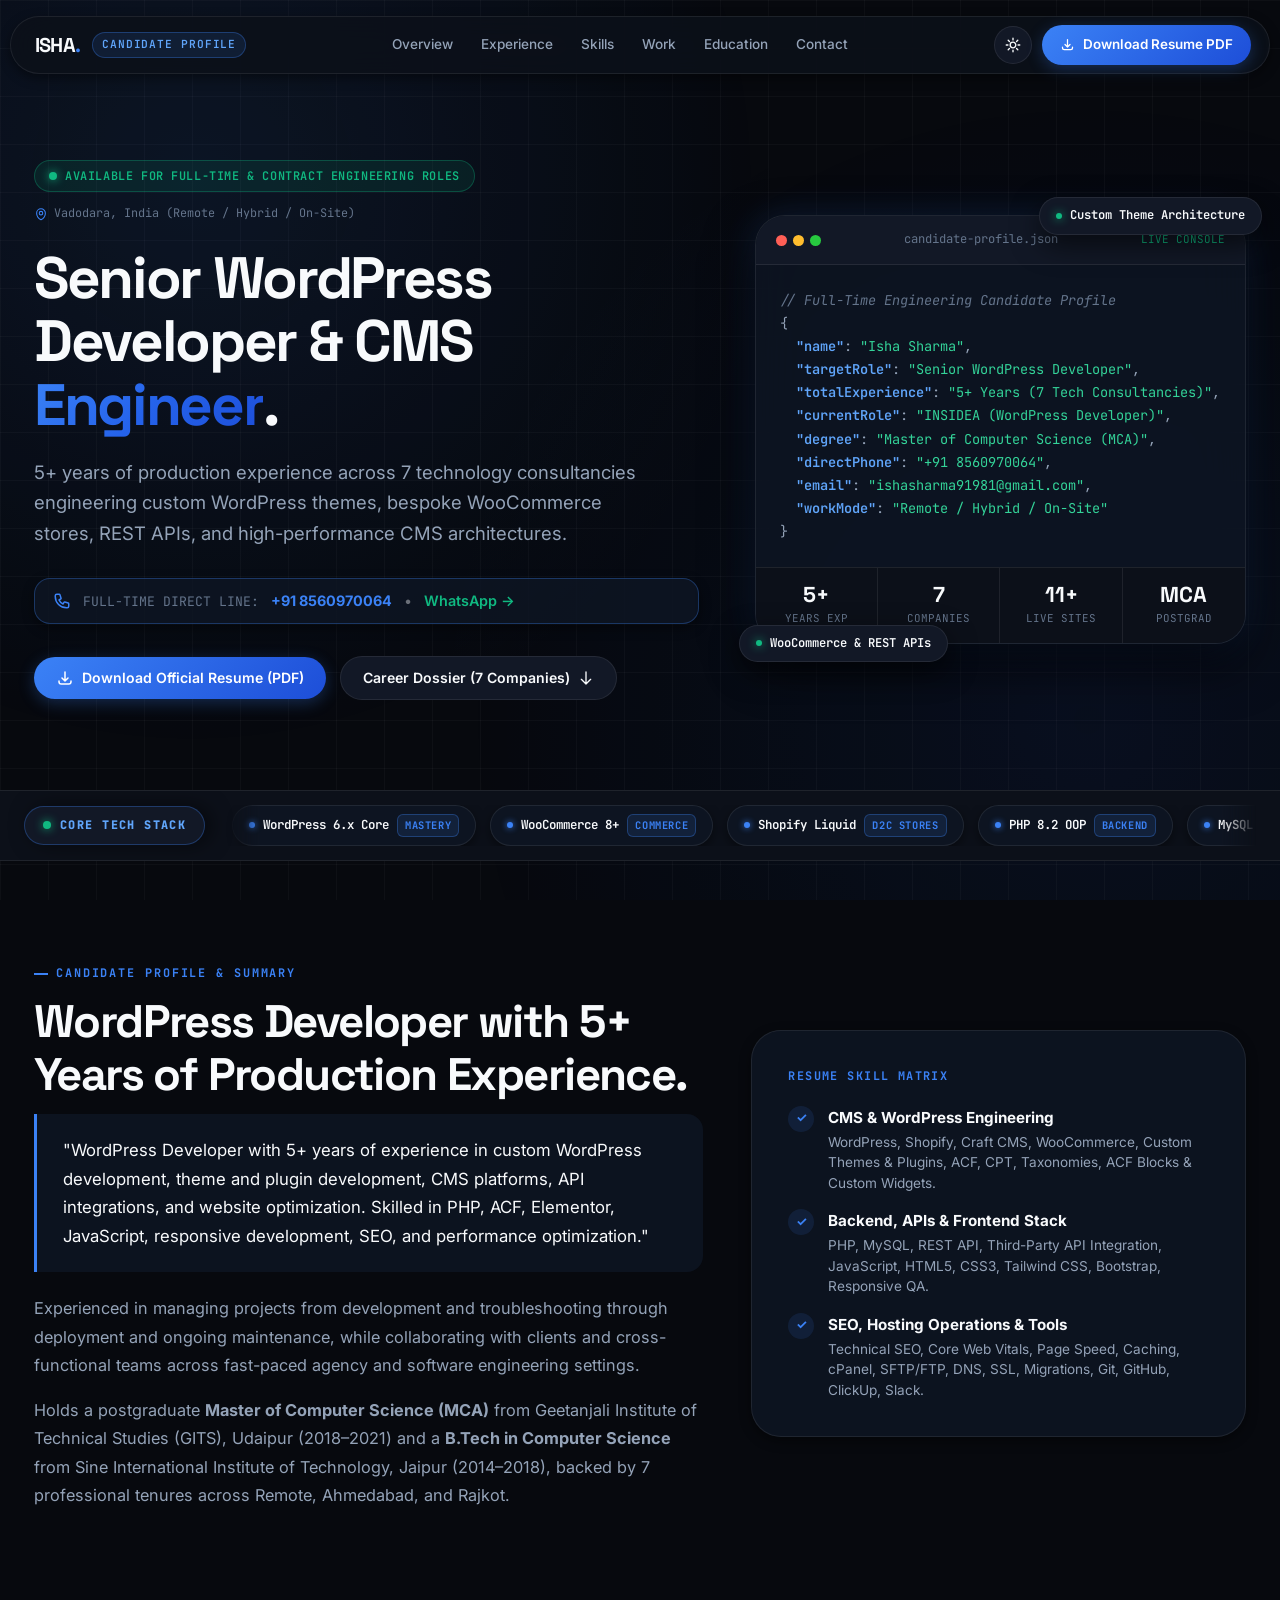
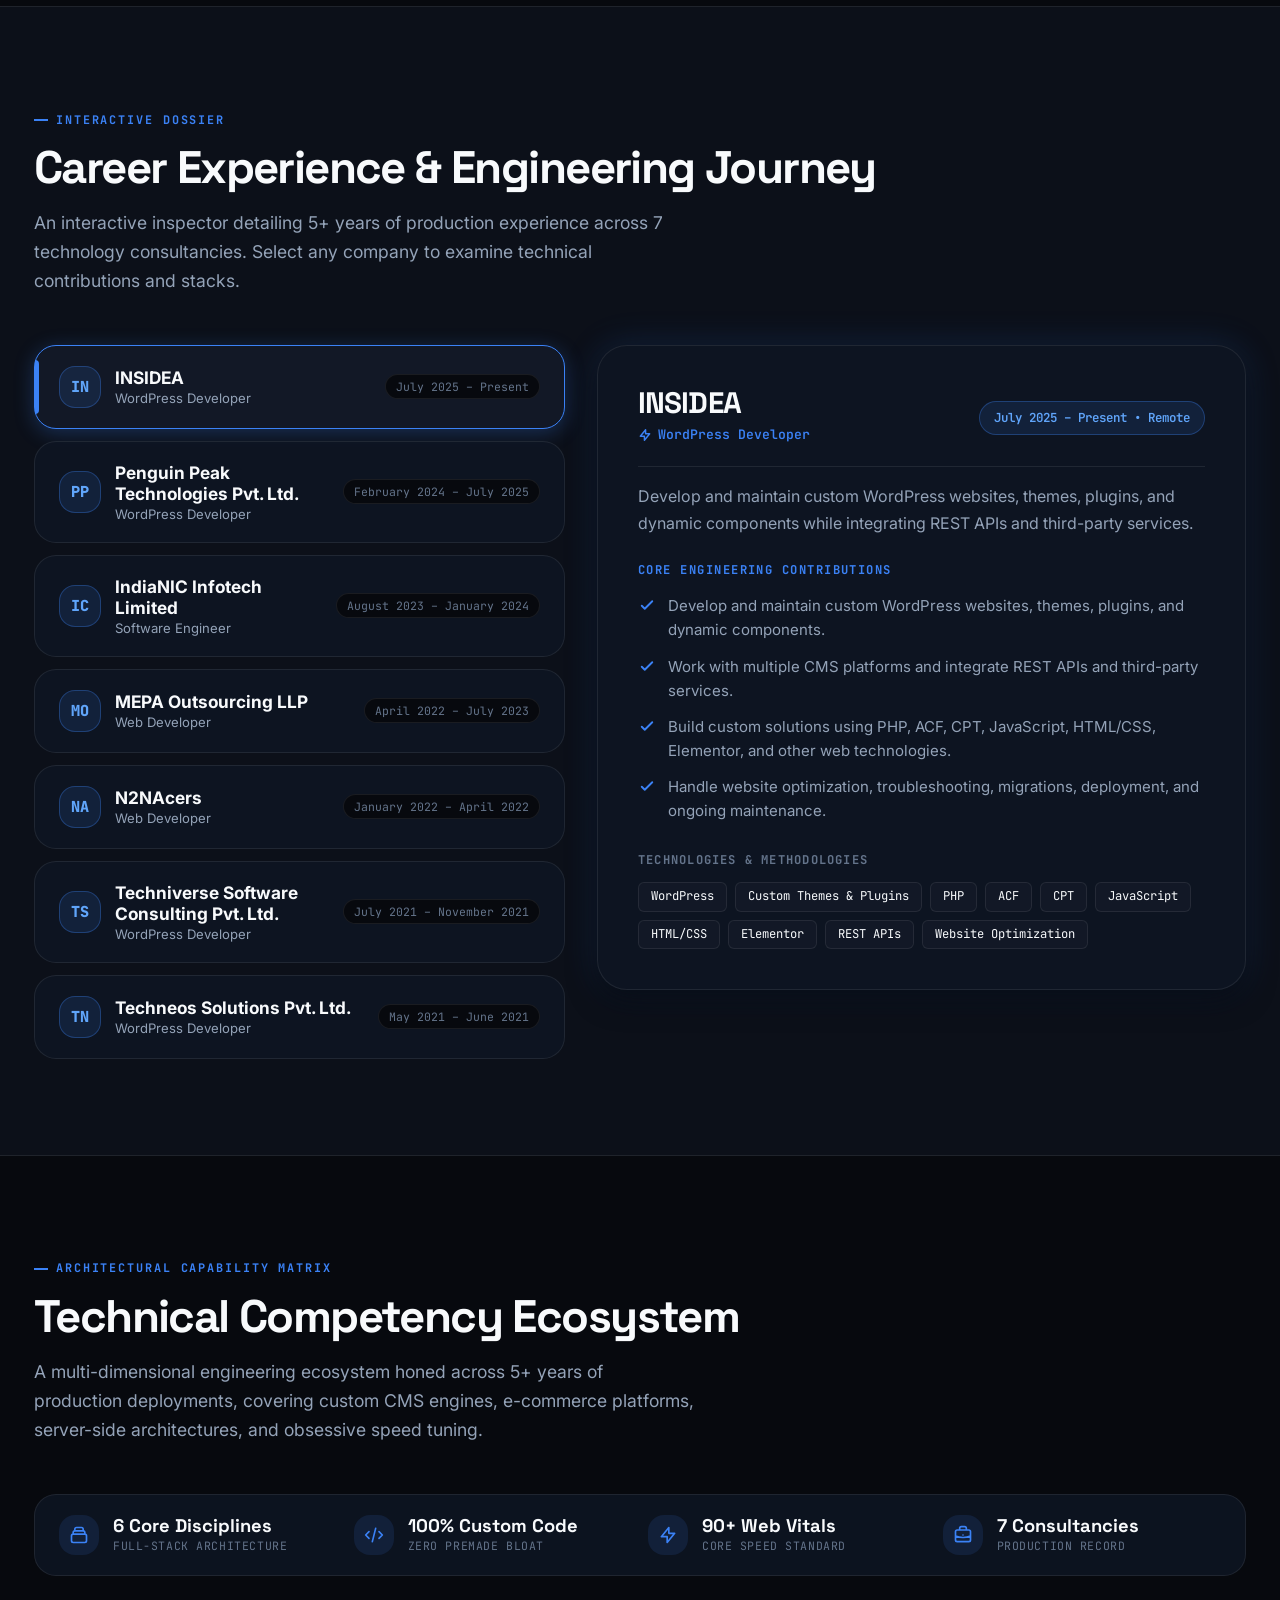
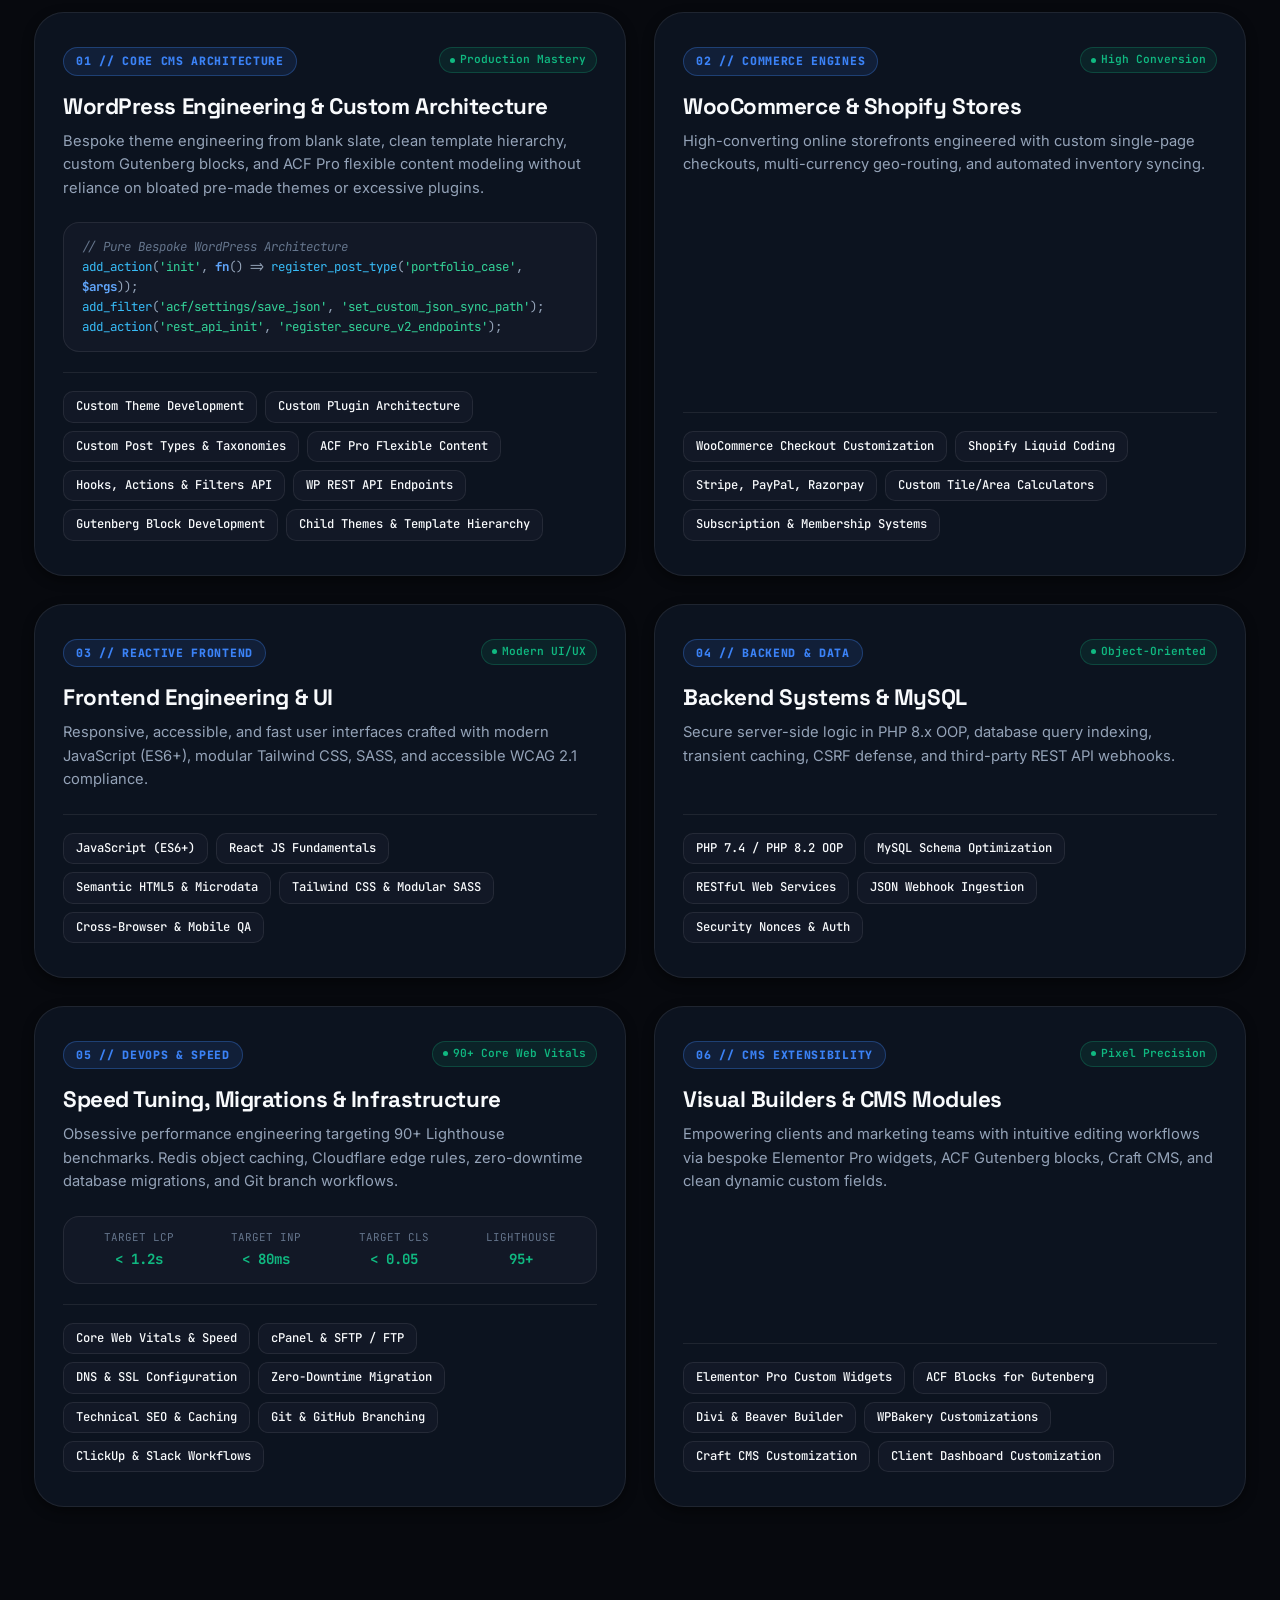
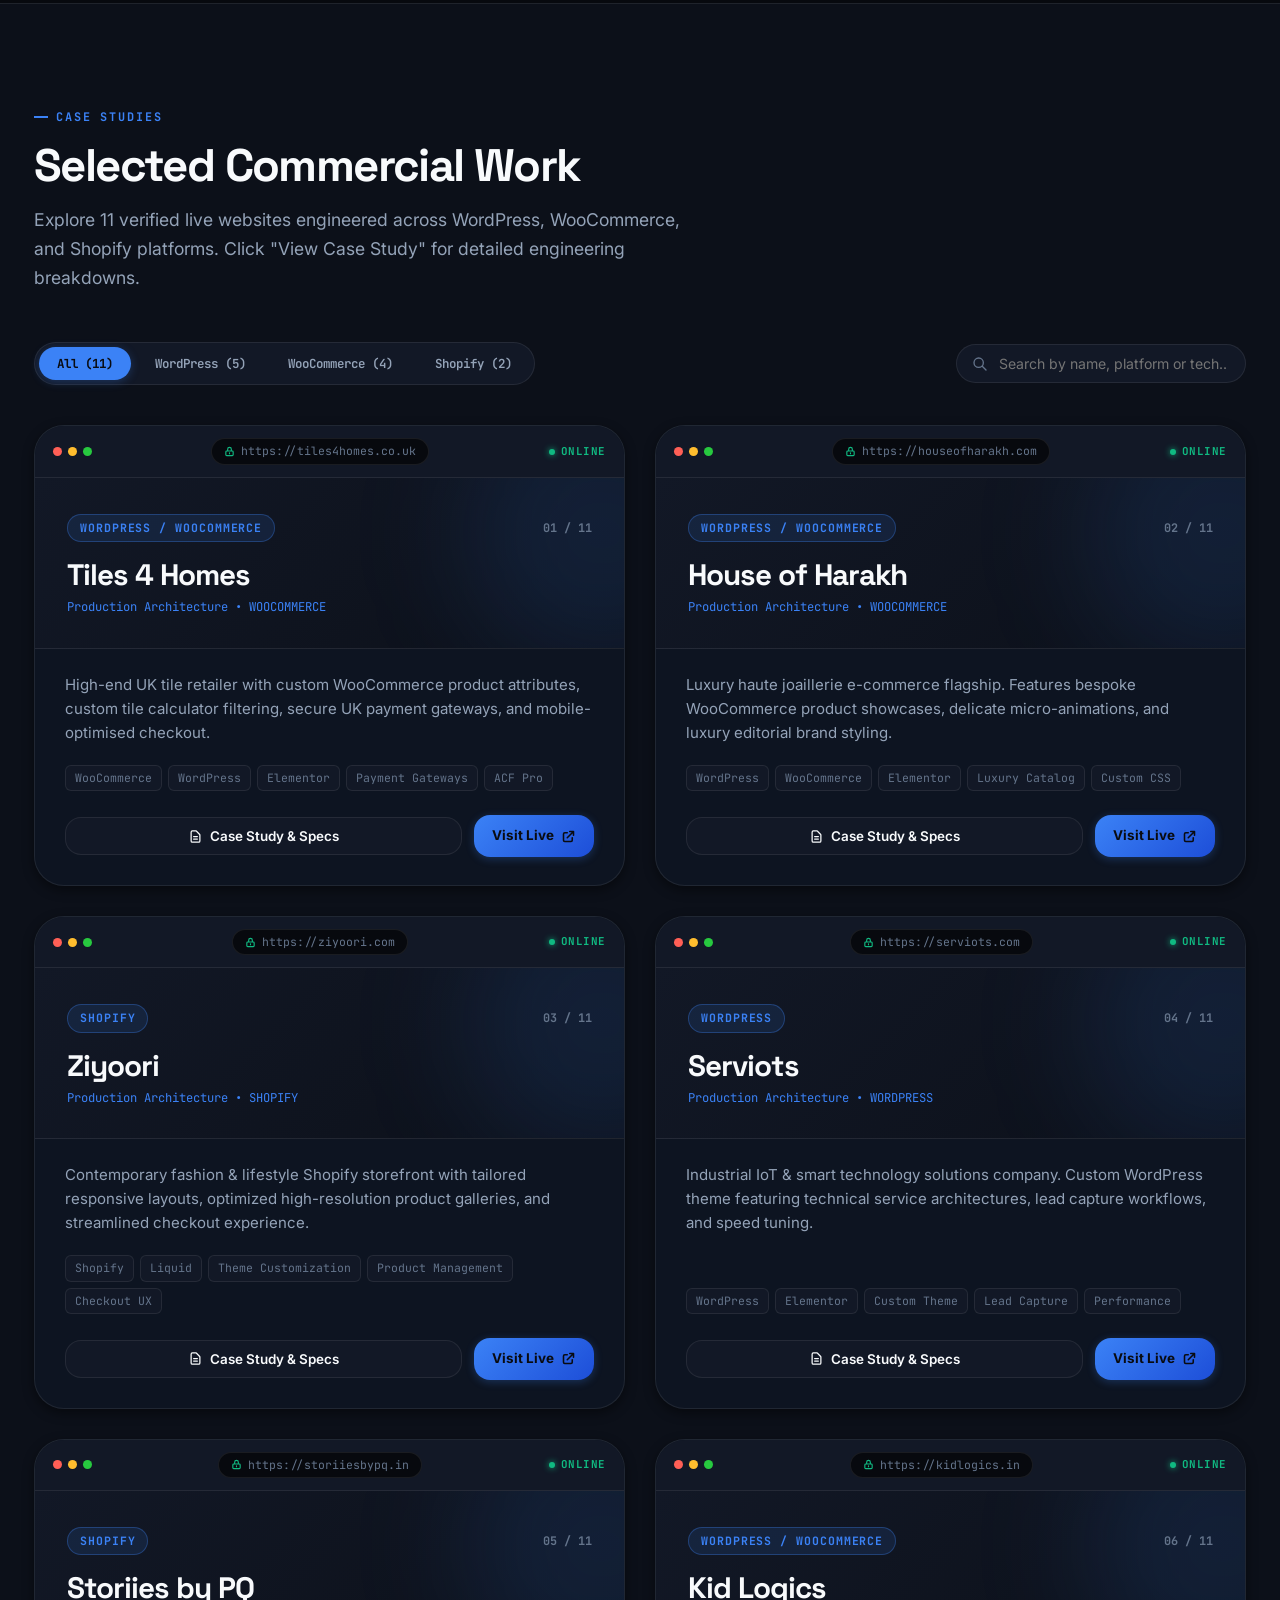
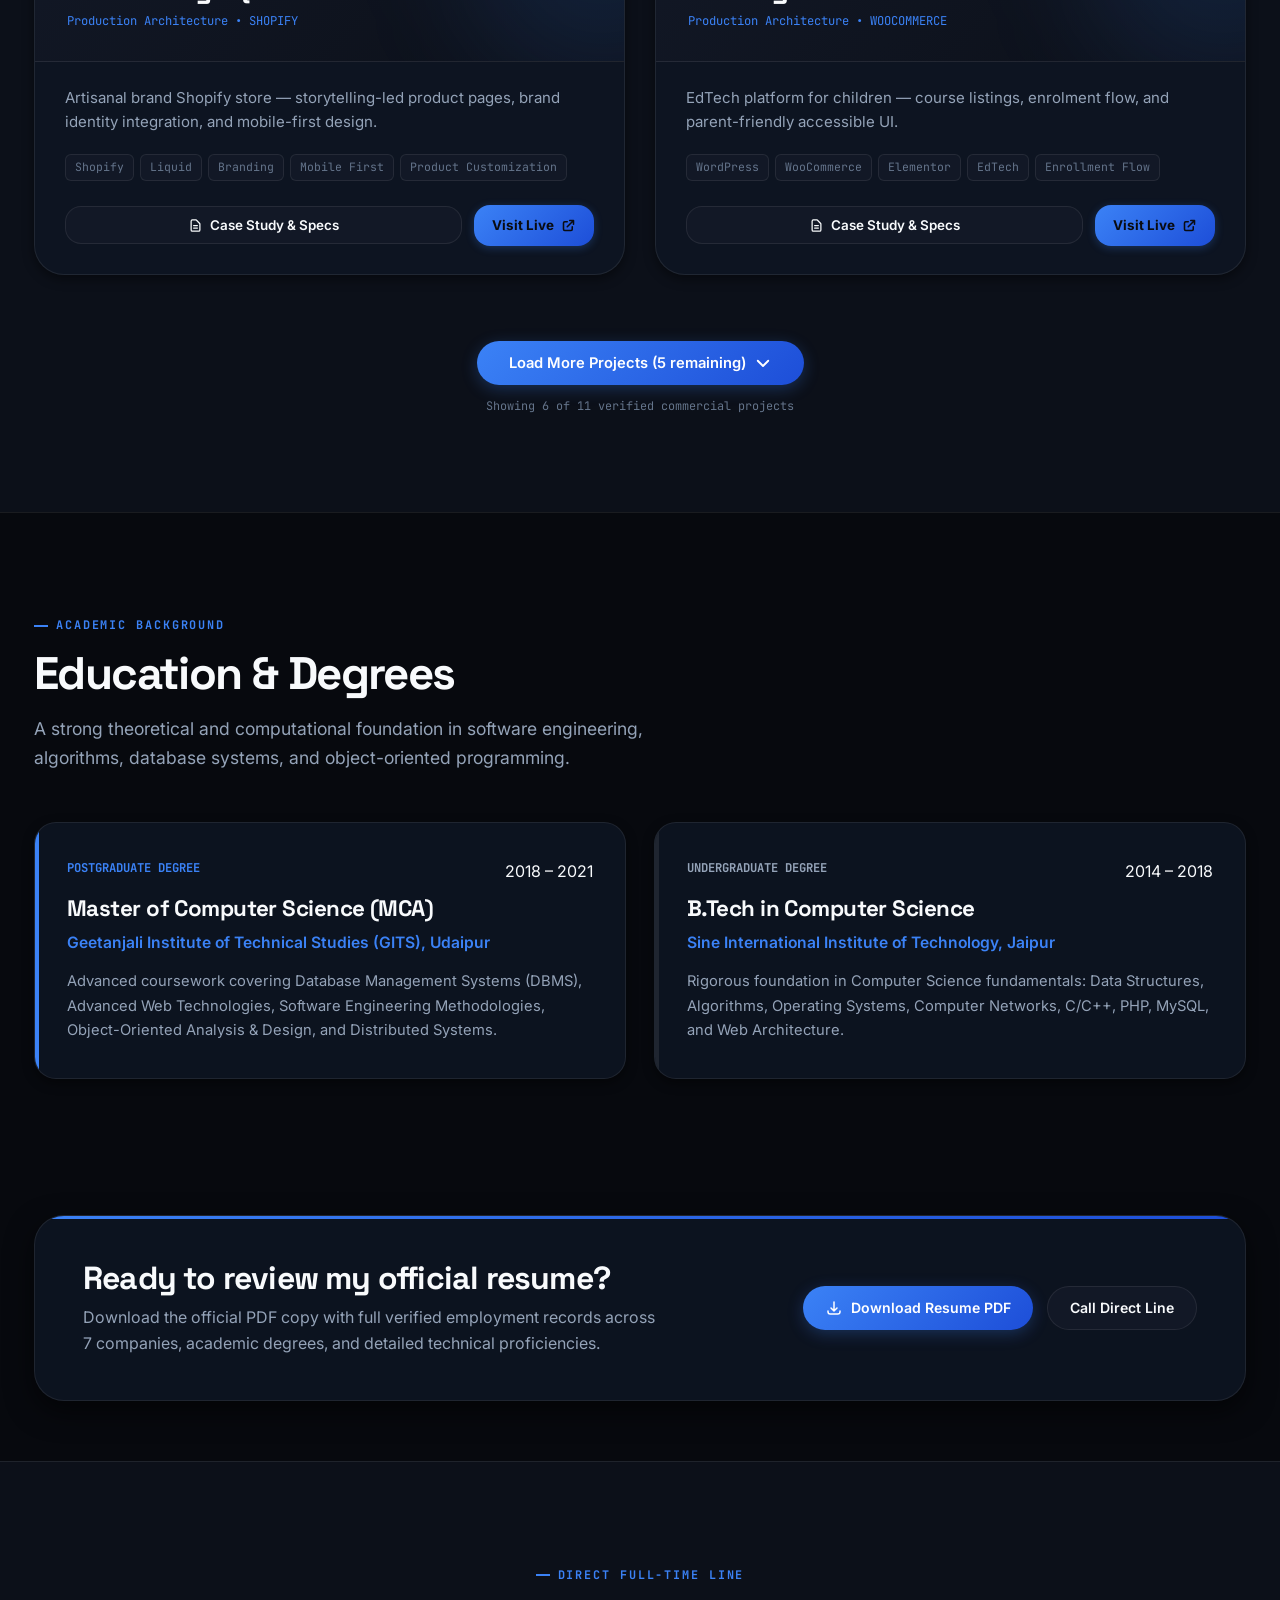
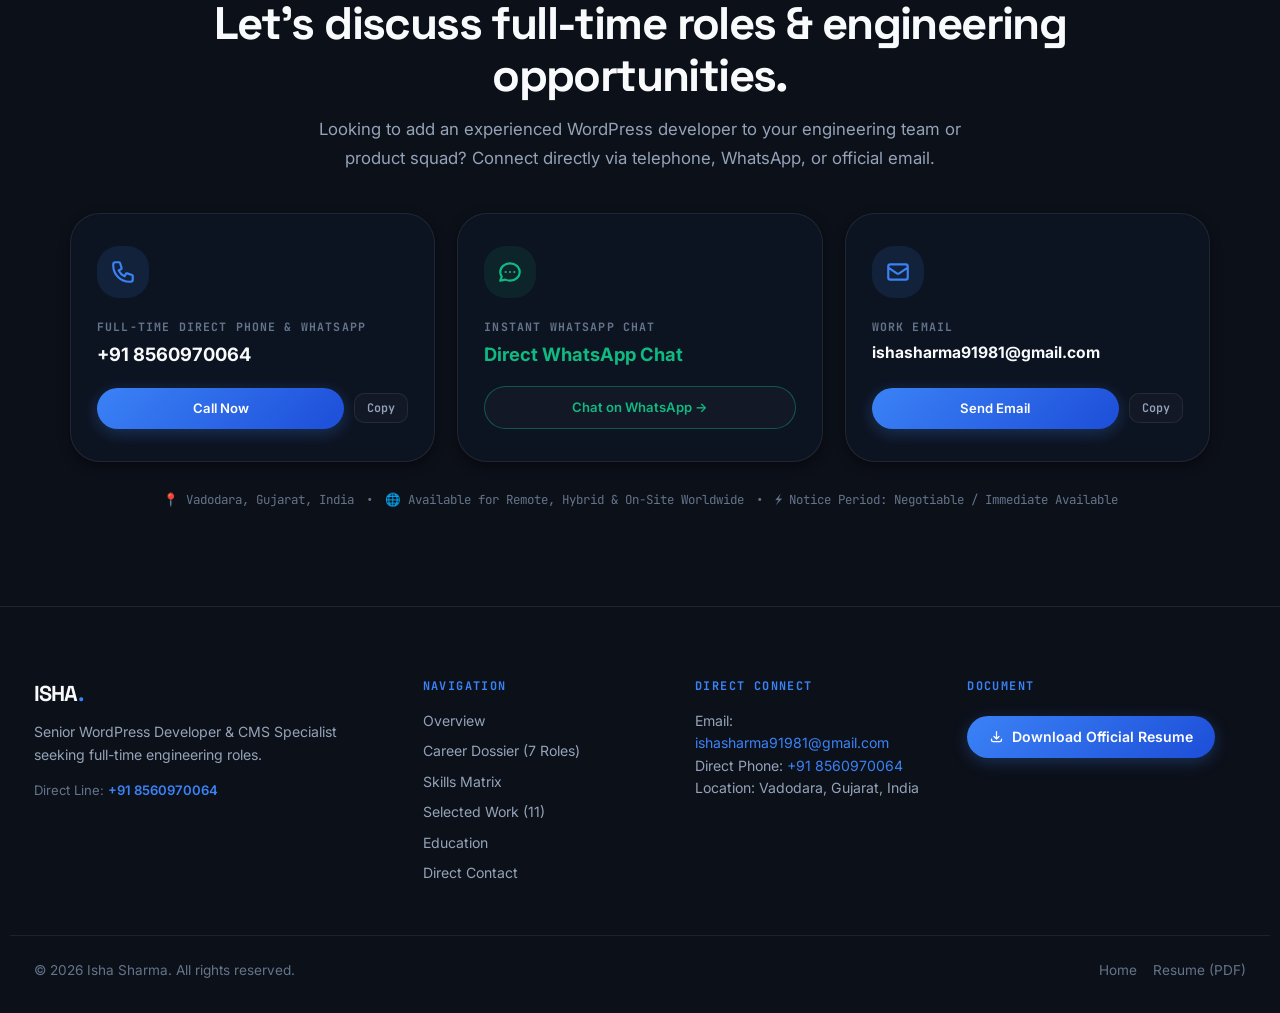
<file: index.html>
<!DOCTYPE html>
<html lang="en" data-theme="dark">
<head>
    <meta charset="UTF-8">
    <meta name="viewport" content="width=device-width, initial-scale=1.0">
    <title>Isha Sharma — Senior WordPress Developer &amp; Engineer</title>
    <meta name="description" content="Senior WordPress Developer & CMS Specialist with 5+ years of engineering experience across 7 technology consultancies. Seeking full-time engineering roles.">
    <meta name="author" content="Isha Sharma">
    <link rel="canonical" href="https://ishasharma.dev/">

    <!-- Open Graph Metadata -->
    <meta property="og:type" content="website">
    <meta property="og:title" content="Isha Sharma — Senior WordPress Developer & Engineer">
    <meta property="og:description" content="Full-time candidate portfolio: 5+ years production experience, MCA degree, custom WordPress/WooCommerce engineering, and proven project track record. Direct line: +91 8560970064.">
    <meta property="og:site_name" content="Isha Sharma Portfolio — Job Application">

    <!-- Favicon -->
    <link rel="icon" type="image/svg+xml" href="data:image/svg+xml,%3Csvg xmlns='http://www.w3.org/2000/svg' viewBox='0 0 64 64'%3E%3Cdefs%3E%3ClinearGradient id='g' x1='0%25' y1='0%25' x2='100%25' y2='100%25'%3E%3Cstop offset='0%25' stop-color='%233B82F6'/%3E%3Cstop offset='100%25' stop-color='%231D4ED8'/%3E%3C/linearGradient%3E%3C/defs%3E%3Crect width='64' height='64' rx='18' fill='url(%23g)'/%3E%3Ctext x='32' y='42' text-anchor='middle' font-family='sans-serif' font-size='26' font-weight='900' fill='%23FFFFFF'%3EIS%3C/text%3E%3C/svg%3E">

    <!-- Google Fonts: Space Grotesk, Inter, JetBrains Mono -->
    <link rel="preconnect" href="https://fonts.googleapis.com">
    <link rel="preconnect" href="https://fonts.gstatic.com" crossorigin>
    <link href="https://fonts.googleapis.com/css2?family=Inter:wght@300;400;500;600;700&family=JetBrains+Mono:wght@400;500;600;700&family=Space+Grotesk:wght@500;600;700;800&display=swap" rel="stylesheet">

    <!-- Stylesheet -->
    <link rel="stylesheet" href="assets/css/style.css?v=3.3">

    <!-- Candidate Schema -->
    <script type="application/ld+json">
    {
      "@context": "https://schema.org",
      "@type": "Person",
      "name": "Isha Sharma",
      "jobTitle": "Senior WordPress Developer",
      "email": "ishasharma91981@gmail.com",
      "telephone": "+918560970064",
      "address": {
        "@type": "PostalAddress",
        "addressLocality": "Vadodara",
        "addressRegion": "Gujarat",
        "addressCountry": "India"
      },
      "alumniOf": [
        {
          "@type": "CollegeOrUniversity",
          "name": "Geetanjali Institute of Technical Studies",
          "degree": "Master of Computer Science (MCA)"
        },
        {
          "@type": "CollegeOrUniversity",
          "name": "Sine International Institute of Technology",
          "degree": "B.Tech in Computer Science"
        }
      ]
    }
    </script>
</head>
<body data-page-mode="job">

    <!-- Scroll Progress Line -->
    <div id="scrollProgressBar" class="scroll-progress-line" role="progressbar" aria-label="Reading Progress"></div>

    <!-- Sticky Navigation -->
    <header class="nav-wrapper">
        <nav class="navbar container" aria-label="Candidate Navigation">
            <div class="nav-left-brand">
                <a href="index.html" class="brand-wordmark" aria-label="Isha Sharma Home">
                    <span>ISHA</span><span class="brand-dot">.</span>
                </a>
                <span class="brand-role-tag">Candidate Profile</span>
            </div>

            <ul class="nav-center-menu" role="menubar">
                <li role="none"><a href="#about" class="nav-link" role="menuitem">Overview</a></li>
                <li role="none"><a href="#experience" class="nav-link" role="menuitem">Experience</a></li>
                <li role="none"><a href="#expertise" class="nav-link" role="menuitem">Skills</a></li>
                <li role="none"><a href="#work" class="nav-link" role="menuitem">Work</a></li>
                <li role="none"><a href="#education" class="nav-link" role="menuitem">Education</a></li>
                <li role="none"><a href="#contact" class="nav-link" role="menuitem">Contact</a></li>
            </ul>

            <div class="nav-right-actions">
                <!-- Theme Toggle -->
                <button type="button" class="theme-switch-btn" id="themeToggleBtn" aria-label="Toggle visual theme" title="Toggle Light/Dark Theme">
                    <svg id="themeIcon" fill="none" viewBox="0 0 24 24" stroke-width="1.8" stroke="currentColor">
                        <path stroke-linecap="round" stroke-linejoin="round" d="M12 3v2.25m6.364.386l-1.591 1.591M21 12h-2.25m-.386 6.364l-1.591-1.591M12 18.75V21m-4.773-4.227l-1.591 1.591M5.25 12H3m4.227-4.773L5.636 5.636M15.75 12a3.75 3.75 0 11-7.5 0 3.75 3.75 0 017.5 0z" />
                    </svg>
                </button>

                <!-- Direct Resume Download CTA -->
                <a href="Resume.pdf" download="Isha_Sharma_Resume.pdf" class="btn-solid-accent" style="padding: 9px 18px; font-size: 0.84rem;" title="Download Official Resume PDF">
                    <svg width="15" height="15" fill="none" viewBox="0 0 24 24" stroke="currentColor" stroke-width="2"><path stroke-linecap="round" stroke-linejoin="round" d="M4 16v1a3 3 0 003 3h10a3 3 0 003-3v-1m-4-4l-4 4m0 0l-4-4m4 4V4"/></svg>
                    <span>Download Resume PDF</span>
                </a>

                <!-- Mobile Hamburger -->
                <button type="button" class="hamburger-btn" id="hamburgerMenuBtn" aria-label="Open mobile menu" aria-expanded="false">
                    <span></span>
                    <span></span>
                    <span></span>
                </button>
            </div>
        </nav>
    </header>

    <!-- Mobile Drawer -->
    <div class="mobile-nav-drawer" id="mobileNavDrawer" aria-hidden="true">
        <a href="#about" class="mobile-nav-link">Overview</a>
        <a href="#experience" class="mobile-nav-link">Career Dossier (7 Companies)</a>
        <a href="#expertise" class="mobile-nav-link">Skills Matrix</a>
        <a href="#work" class="mobile-nav-link">Selected Work (11 Sites)</a>
        <a href="#education" class="mobile-nav-link">Education & Degrees</a>
        <a href="#contact" class="mobile-nav-link">Direct Contact Line</a>
        <div style="padding: 18px 0; border-top: 1px solid var(--border); display: flex; flex-direction: column; gap: 10px;">
            <a href="Resume.pdf" download="Isha_Sharma_Resume.pdf" class="btn-solid-accent" style="justify-content: center;">Download Resume PDF</a>
            <a href="tel:+918560970064" class="btn-outline-minimal" style="justify-content: center;">Call +91 8560970064</a>
        </div>
    </div>

    <main id="mainContent">

        <!-- ══════════════════════════════════════════════════════════
             HERO SECTION — Candidate & Senior Engineering Focus
             ══════════════════════════════════════════════════════════ -->
        <section class="hero-section" id="hero">
            <div class="container hero-grid">
                <!-- Left Column -->
                <div class="hero-content-col">
                    <div class="hero-status-strip">
                        <span class="status-pill">
                            <span class="pulse-beacon" aria-hidden="true"></span>
                            <span>Available for Full-Time & Contract Engineering Roles</span>
                        </span>
                        <span class="location-pill">
                            <svg fill="none" viewBox="0 0 24 24" stroke-width="1.8" stroke="currentColor"><path stroke-linecap="round" stroke-linejoin="round" d="M15 10.5a3 3 0 11-6 0 3 3 0 016 0z"/><path stroke-linecap="round" stroke-linejoin="round" d="M19.5 10.5c0 7.142-7.5 11.25-7.5 11.25S4.5 17.642 4.5 10.5a7.5 7.5 0 1115 0z"/></svg>
                            <span>Vadodara, India (Remote / Hybrid / On-Site)</span>
                        </span>
                    </div>

                    <h1 class="hero-title">
                        Senior WordPress Developer & CMS <span class="gradient-text">Engineer</span>.
                    </h1>

                    <p class="hero-subtitle">
                        5+ years of production experience across 7 technology consultancies engineering custom WordPress themes, bespoke WooCommerce stores, REST APIs, and high-performance CMS architectures.
                    </p>

                    <!-- Dedicated Direct Phone Strip -->
                    <div class="hero-contact-notice">
                        <svg fill="none" viewBox="0 0 24 24" stroke="currentColor" stroke-width="2"><path stroke-linecap="round" stroke-linejoin="round" d="M3 5a2 2 0 012-2h3.28a1 1 0 01.948.684l1.498 4.493a1 1 0 01-.502 1.21l-2.257 1.13a11.042 11.042 0 005.516 5.516l1.13-2.257a1 1 0 011.21-.502l4.493 1.498a1 1 0 01.684.949V19a2 2 0 01-2 2h-1C9.716 21 3 14.284 3 6V5z"/></svg>
                        <span style="color: var(--text-muted); font-size: 0.82rem; font-family: var(--font-mono); text-transform: uppercase;">Full-Time Direct Line:</span>
                        <a href="tel:+918560970064" style="font-weight: 700; color: var(--accent);">+91 8560970064</a>
                        <span style="opacity: 0.4;">&bull;</span>
                        <a href="https://wa.me/918560970064" target="_blank" rel="noopener noreferrer" style="color: var(--emerald); font-weight: 600;">WhatsApp &rarr;</a>
                    </div>

                    <div class="hero-cta-group">
                        <a href="Resume.pdf" download="Isha_Sharma_Resume.pdf" class="btn-solid-accent">
                            <svg width="18" height="18" fill="none" viewBox="0 0 24 24" stroke="currentColor" stroke-width="2"><path stroke-linecap="round" stroke-linejoin="round" d="M4 16v1a3 3 0 003 3h10a3 3 0 003-3v-1m-4-4l-4 4m0 0l-4-4m4 4V4"/></svg>
                            <span>Download Official Resume (PDF)</span>
                        </a>
                        <a href="#experience" class="btn-outline-minimal">
                            <span>Career Dossier (7 Companies)</span>
                            <svg width="16" height="16" fill="none" viewBox="0 0 24 24" stroke="currentColor" stroke-width="2"><path stroke-linecap="round" stroke-linejoin="round" d="M19 14l-7 7m0 0l-7-7m7 7V3"/></svg>
                        </a>
                    </div>
                </div>

                <!-- Right Column: Candidate HUD Terminal Console -->
                <div class="hero-hud-col">
                    <div class="hud-terminal-card">
                        <div class="hud-header">
                            <div class="hud-dots">
                                <span class="hud-dot red"></span>
                                <span class="hud-dot yellow"></span>
                                <span class="hud-dot green"></span>
                            </div>
                            <span class="hud-title">candidate-profile.json</span>
                            <span style="font-family: var(--font-mono); font-size: 0.68rem; color: var(--emerald);">LIVE CONSOLE</span>
                        </div>

                        <div class="hud-body">
<span class="c-com">// Full-Time Engineering Candidate Profile</span><br>
{<br>
&nbsp;&nbsp;<span class="c-kw">"name"</span>: <span class="c-str">"Isha Sharma"</span>,<br>
&nbsp;&nbsp;<span class="c-kw">"targetRole"</span>: <span class="c-str">"Senior WordPress Developer"</span>,<br>
&nbsp;&nbsp;<span class="c-kw">"totalExperience"</span>: <span class="c-str">"5+ Years (7 Tech Consultancies)"</span>,<br>
&nbsp;&nbsp;<span class="c-kw">"currentRole"</span>: <span class="c-str">"INSIDEA (WordPress Developer)"</span>,<br>
&nbsp;&nbsp;<span class="c-kw">"degree"</span>: <span class="c-str">"Master of Computer Science (MCA)"</span>,<br>
&nbsp;&nbsp;<span class="c-kw">"directPhone"</span>: <span class="c-str">"+91 8560970064"</span>,<br>
&nbsp;&nbsp;<span class="c-kw">"email"</span>: <span class="c-str">"ishasharma91981@gmail.com"</span>,<br>
&nbsp;&nbsp;<span class="c-kw">"workMode"</span>: <span class="c-str">"Remote / Hybrid / On-Site"</span><br>
}
                        </div>

                        <div class="hud-stats-bar">
                            <div class="hud-stat-item">
                                <div class="hud-stat-num">5+</div>
                                <div class="hud-stat-label">Years Exp</div>
                            </div>
                            <div class="hud-stat-item">
                                <div class="hud-stat-num">7</div>
                                <div class="hud-stat-label">Companies</div>
                            </div>
                            <div class="hud-stat-item">
                                <div class="hud-stat-num">11+</div>
                                <div class="hud-stat-label">Live Sites</div>
                            </div>
                            <div class="hud-stat-item">
                                <div class="hud-stat-num">MCA</div>
                                <div class="hud-stat-label">Postgrad</div>
                            </div>
                        </div>
                    </div>

                    <div class="floating-hud-badge pos-top-right">
                        <span class="pulse-beacon" style="width: 6px; height: 6px;"></span>
                        <span>Custom Theme Architecture</span>
                    </div>
                    <div class="floating-hud-badge pos-bottom-left">
                        <span class="pulse-beacon" style="width: 6px; height: 6px;"></span>
                        <span>WooCommerce & REST APIs</span>
                    </div>
                </div>
            </div>
        </section>

        <!-- Core Tech Stack Continuous Marquee -->
        <section class="marquee-strip" aria-label="Core Engineering Stack Continuous Marquee">
            <div class="marquee-container">
                <div class="marquee-static-label">
                    <span class="live-beacon"></span>
                    <span>Core Tech Stack</span>
                </div>
                <div class="marquee-scroll-viewport">
                    <div class="marquee-track">
                        <!-- Group 1 -->
                        <div class="marquee-group">
                            <span class="marquee-pill"><span class="marquee-dot"></span>WordPress 6.x Core <span class="marquee-badge">Mastery</span></span>
                            <span class="marquee-pill"><span class="marquee-dot"></span>WooCommerce 8+ <span class="marquee-badge">Commerce</span></span>
                            <span class="marquee-pill"><span class="marquee-dot"></span>Shopify Liquid <span class="marquee-badge">D2C Stores</span></span>
                            <span class="marquee-pill"><span class="marquee-dot"></span>PHP 8.2 OOP <span class="marquee-badge">Backend</span></span>
                            <span class="marquee-pill"><span class="marquee-dot"></span>MySQL &amp; Indexing <span class="marquee-badge">Database</span></span>
                            <span class="marquee-pill"><span class="marquee-dot"></span>JavaScript (ES6+) <span class="marquee-badge">Frontend</span></span>
                            <span class="marquee-pill"><span class="marquee-dot"></span>ACF Pro Architecture <span class="marquee-badge">Custom Fields</span></span>
                            <span class="marquee-pill"><span class="marquee-dot"></span>Elementor Pro Custom <span class="marquee-badge">Visual Builder</span></span>
                            <span class="marquee-pill"><span class="marquee-dot"></span>WP REST API <span class="marquee-badge">Endpoints</span></span>
                            <span class="marquee-pill"><span class="marquee-dot"></span>Core Web Vitals 90+ <span class="marquee-badge">Speed</span></span>
                            <span class="marquee-pill"><span class="marquee-dot"></span>Git &amp; CI/CD <span class="marquee-badge">DevOps</span></span>
                            <span class="marquee-pill"><span class="marquee-dot"></span>Redis / Varnish <span class="marquee-badge">Caching</span></span>
                            <span class="marquee-pill"><span class="marquee-dot"></span>Stripe &amp; Razorpay <span class="marquee-badge">Payments</span></span>
                            <span class="marquee-pill"><span class="marquee-dot"></span>Tailwind CSS <span class="marquee-badge">Modular UI</span></span>
                        </div>
                        <!-- Group 2 (Duplicate for Seamless Infinite Loop) -->
                        <div class="marquee-group" aria-hidden="true">
                            <span class="marquee-pill"><span class="marquee-dot"></span>WordPress 6.x Core <span class="marquee-badge">Mastery</span></span>
                            <span class="marquee-pill"><span class="marquee-dot"></span>WooCommerce 8+ <span class="marquee-badge">Commerce</span></span>
                            <span class="marquee-pill"><span class="marquee-dot"></span>Shopify Liquid <span class="marquee-badge">D2C Stores</span></span>
                            <span class="marquee-pill"><span class="marquee-dot"></span>PHP 8.2 OOP <span class="marquee-badge">Backend</span></span>
                            <span class="marquee-pill"><span class="marquee-dot"></span>MySQL &amp; Indexing <span class="marquee-badge">Database</span></span>
                            <span class="marquee-pill"><span class="marquee-dot"></span>JavaScript (ES6+) <span class="marquee-badge">Frontend</span></span>
                            <span class="marquee-pill"><span class="marquee-dot"></span>ACF Pro Architecture <span class="marquee-badge">Custom Fields</span></span>
                            <span class="marquee-pill"><span class="marquee-dot"></span>Elementor Pro Custom <span class="marquee-badge">Visual Builder</span></span>
                            <span class="marquee-pill"><span class="marquee-dot"></span>WP REST API <span class="marquee-badge">Endpoints</span></span>
                            <span class="marquee-pill"><span class="marquee-dot"></span>Core Web Vitals 90+ <span class="marquee-badge">Speed</span></span>
                            <span class="marquee-pill"><span class="marquee-dot"></span>Git &amp; CI/CD <span class="marquee-badge">DevOps</span></span>
                            <span class="marquee-pill"><span class="marquee-dot"></span>Redis / Varnish <span class="marquee-badge">Caching</span></span>
                            <span class="marquee-pill"><span class="marquee-dot"></span>Stripe &amp; Razorpay <span class="marquee-badge">Payments</span></span>
                            <span class="marquee-pill"><span class="marquee-dot"></span>Tailwind CSS <span class="marquee-badge">Modular UI</span></span>
                        </div>
                    </div>
                </div>
            </div>
        </section>

        <!-- ══════════════════════════════════════════════════════════
             ABOUT & EXECUTIVE SUMMARY (AUTHENTIC RESUME PROFILE)
             ══════════════════════════════════════════════════════════ -->
        <section class="section" id="about">
            <div class="container">
                <div style="display: grid; grid-template-columns: 1.15fr 0.85fr; gap: 48px; align-items: center;">
                    <div>
                        <div class="section-tag">Candidate Profile &amp; Summary</div>
                        <h2 class="section-title">WordPress Developer with 5+ Years of Production Experience.</h2>
                        <div style="padding: 22px 26px; background: var(--bg-card); border-left: 3px solid var(--accent); border-radius: 0 var(--radius-md) var(--radius-md) 0; margin-bottom: 22px; color: var(--text-primary); font-size: 1.05rem; line-height: 1.7;">
                            "WordPress Developer with 5+ years of experience in custom WordPress development, theme and plugin development, CMS platforms, API integrations, and website optimization. Skilled in PHP, ACF, Elementor, JavaScript, responsive development, SEO, and performance optimization."
                        </div>
                        <p style="color: var(--text-secondary); line-height: 1.75; font-size: 1.02rem; margin-bottom: 16px;">
                            Experienced in managing projects from development and troubleshooting through deployment and ongoing maintenance, while collaborating with clients and cross-functional teams across fast-paced agency and software engineering settings.
                        </p>
                        <p style="color: var(--text-secondary); line-height: 1.75; font-size: 1.02rem;">
                            Holds a postgraduate <strong>Master of Computer Science (MCA)</strong> from Geetanjali Institute of Technical Studies (GITS), Udaipur (2018–2021) and a <strong>B.Tech in Computer Science</strong> from Sine International Institute of Technology, Jaipur (2014–2018), backed by 7 professional tenures across Remote, Ahmedabad, and Rajkot.
                        </p>
                    </div>

                    <div>
                        <div style="background: var(--bg-card); border: 1px solid var(--border); border-radius: var(--radius-xl); padding: 36px; box-shadow: var(--shadow-sm);">
                            <div style="font-family: var(--font-mono); font-size: 0.74rem; color: var(--accent); text-transform: uppercase; letter-spacing: 0.12em; font-weight: 700; margin-bottom: 20px;">Resume Skill Matrix</div>
                            <ul style="list-style: none; display: flex; flex-direction: column; gap: 16px;">
                                <li style="display: flex; gap: 14px; align-items: flex-start;">
                                    <div style="width: 26px; height: 26px; border-radius: 50%; background: var(--accent-subtle); color: var(--accent); display: flex; align-items: center; justify-content: center; flex-shrink: 0; font-weight: 700; font-size: 0.8rem;">✓</div>
                                    <div>
                                        <div style="font-weight: 700; font-size: 0.95rem; margin-bottom: 2px;">CMS &amp; WordPress Engineering</div>
                                        <div style="color: var(--text-secondary); font-size: 0.85rem; line-height: 1.5;">WordPress, Shopify, Craft CMS, WooCommerce, Custom Themes &amp; Plugins, ACF, CPT, Taxonomies, ACF Blocks &amp; Custom Widgets.</div>
                                    </div>
                                </li>
                                <li style="display: flex; gap: 14px; align-items: flex-start;">
                                    <div style="width: 26px; height: 26px; border-radius: 50%; background: var(--accent-subtle); color: var(--accent); display: flex; align-items: center; justify-content: center; flex-shrink: 0; font-weight: 700; font-size: 0.8rem;">✓</div>
                                    <div>
                                        <div style="font-weight: 700; font-size: 0.95rem; margin-bottom: 2px;">Backend, APIs &amp; Frontend Stack</div>
                                        <div style="color: var(--text-secondary); font-size: 0.85rem; line-height: 1.5;">PHP, MySQL, REST API, Third-Party API Integration, JavaScript, HTML5, CSS3, Tailwind CSS, Bootstrap, Responsive QA.</div>
                                    </div>
                                </li>
                                <li style="display: flex; gap: 14px; align-items: flex-start;">
                                    <div style="width: 26px; height: 26px; border-radius: 50%; background: var(--accent-subtle); color: var(--accent); display: flex; align-items: center; justify-content: center; flex-shrink: 0; font-weight: 700; font-size: 0.8rem;">✓</div>
                                    <div>
                                        <div style="font-weight: 700; font-size: 0.95rem; margin-bottom: 2px;">SEO, Hosting Operations &amp; Tools</div>
                                        <div style="color: var(--text-secondary); font-size: 0.85rem; line-height: 1.5;">Technical SEO, Core Web Vitals, Page Speed, Caching, cPanel, SFTP/FTP, DNS, SSL, Migrations, Git, GitHub, ClickUp, Slack.</div>
                                    </div>
                                </li>
                            </ul>
                        </div>
                    </div>
                </div>
            </div>
        </section>

        <!-- ══════════════════════════════════════════════════════════
             REDESIGNED EXPERIENCE SECTION — INTERACTIVE DOSSIER
             ══════════════════════════════════════════════════════════ -->
        <section class="section" id="experience" style="background: var(--bg-surface); border-top: 1px solid var(--border); border-bottom: 1px solid var(--border);">
            <div class="container">
                <div class="section-head">
                    <div class="section-tag">Interactive Dossier</div>
                    <h2 class="section-title">Career Experience & Engineering Journey</h2>
                    <p class="section-lead">An interactive inspector detailing 5+ years of production experience across 7 technology consultancies. Select any company to examine technical contributions and stacks.</p>
                </div>

                <div class="experience-dossier-layout">
                    <!-- Left: Interactive Company List -->
                    <div class="dossier-nav-list" id="dossierNavList" role="tablist" aria-label="Company Roles">
                        <!-- Populated dynamically by main.js -->
                    </div>

                    <!-- Right: Active Role Dossier Panel -->
                    <div class="dossier-spotlight-panel" id="dossierSpotlightPanel" role="tabpanel">
                        <!-- Populated dynamically by main.js -->
                    </div>
                </div>
            </div>
        </section>

        <!-- ══════════════════════════════════════════════════════════
             REDESIGNED TECHNICAL EXPERTISE — ARCHITECTURAL BENTO ECOSYSTEM
             ══════════════════════════════════════════════════════════ -->
        <section class="section" id="expertise">
            <div class="container">
                <div class="section-head">
                    <div class="section-tag">Architectural Capability Matrix</div>
                    <h2 class="section-title">Technical Competency Ecosystem</h2>
                    <p class="section-lead">A multi-dimensional engineering ecosystem honed across 5+ years of production deployments, covering custom CMS engines, e-commerce platforms, server-side architectures, and obsessive speed tuning.</p>
                </div>

                <!-- High-Level Capability Metrics Bar -->
                <div class="competency-stats-bar">
                    <div class="competency-stat-unit">
                        <div class="competency-stat-icon">
                            <svg fill="none" viewBox="0 0 24 24" stroke="currentColor" stroke-width="2"><path stroke-linecap="round" stroke-linejoin="round" d="M19 11H5m14 0a2 2 0 012 2v6a2 2 0 01-2 2H5a2 2 0 01-2-2v-6a2 2 0 012-2m14 0V9a2 2 0 00-2-2M5 11V9a2 2 0 012-2m0 0V5a2 2 0 012-2h6a2 2 0 012 2v2M7 7h10"/></svg>
                        </div>
                        <div>
                            <div class="competency-stat-val">6 Core Disciplines</div>
                            <div class="competency-stat-desc">Full-Stack Architecture</div>
                        </div>
                    </div>
                    <div class="competency-stat-unit">
                        <div class="competency-stat-icon">
                            <svg fill="none" viewBox="0 0 24 24" stroke="currentColor" stroke-width="2"><path stroke-linecap="round" stroke-linejoin="round" d="M10 20l4-16m4 4l4 4-4 4M6 16l-4-4 4-4"/></svg>
                        </div>
                        <div>
                            <div class="competency-stat-val">100% Custom Code</div>
                            <div class="competency-stat-desc">Zero Premade Bloat</div>
                        </div>
                    </div>
                    <div class="competency-stat-unit">
                        <div class="competency-stat-icon">
                            <svg fill="none" viewBox="0 0 24 24" stroke="currentColor" stroke-width="2"><path stroke-linecap="round" stroke-linejoin="round" d="M13 10V3L4 14h7v7l9-11h-7z"/></svg>
                        </div>
                        <div>
                            <div class="competency-stat-val">90+ Web Vitals</div>
                            <div class="competency-stat-desc">Core Speed Standard</div>
                        </div>
                    </div>
                    <div class="competency-stat-unit">
                        <div class="competency-stat-icon">
                            <svg fill="none" viewBox="0 0 24 24" stroke="currentColor" stroke-width="2"><path stroke-linecap="round" stroke-linejoin="round" d="M21 13.255A23.931 23.931 0 0112 15c-3.183 0-6.22-.62-9-1.745M16 6V4a2 2 0 00-2-2h-4a2 2 0 00-2 2v2m4 6h.01M5 20h14a2 2 0 002-2V8a2 2 0 00-2-2H5a2 2 0 00-2 2v10a2 2 0 002 2z"/></svg>
                        </div>
                        <div>
                            <div class="competency-stat-val">7 Consultancies</div>
                            <div class="competency-stat-desc">Production Record</div>
                        </div>
                    </div>
                </div>

                <div class="competency-matrix-grid">
                    <!-- Bento 1: WordPress Core Architecture (50%) -->
                    <div class="competency-card">
                        <div class="competency-header">
                            <span class="competency-num-tag">01 // CORE CMS ARCHITECTURE</span>
                            <span class="competency-level-pill">Production Mastery</span>
                        </div>
                        <h3 class="competency-title">WordPress Engineering & Custom Architecture</h3>
                        <p class="competency-desc">Bespoke theme engineering from blank slate, clean template hierarchy, custom Gutenberg blocks, and ACF Pro flexible content modeling without reliance on bloated pre-made themes or excessive plugins.</p>
                        
                        <div class="competency-code-preview">
                            <span class="com">// Pure Bespoke WordPress Architecture</span><br>
                            <span class="fn">add_action</span>(<span class="str">'init'</span>, <span class="kw">fn</span>() =&gt; <span class="fn">register_post_type</span>(<span class="str">'portfolio_case'</span>, <span class="kw">$args</span>));<br>
                            <span class="fn">add_filter</span>(<span class="str">'acf/settings/save_json'</span>, <span class="str">'set_custom_json_sync_path'</span>);<br>
                            <span class="fn">add_action</span>(<span class="str">'rest_api_init'</span>, <span class="str">'register_secure_v2_endpoints'</span>);
                        </div>

                        <div class="competency-skills-cloud">
                            <span class="matrix-skill-badge">Custom Theme Development</span>
                            <span class="matrix-skill-badge">Custom Plugin Architecture</span>
                            <span class="matrix-skill-badge">Custom Post Types & Taxonomies</span>
                            <span class="matrix-skill-badge">ACF Pro Flexible Content</span>
                            <span class="matrix-skill-badge">Hooks, Actions & Filters API</span>
                            <span class="matrix-skill-badge">WP REST API Endpoints</span>
                            <span class="matrix-skill-badge">Gutenberg Block Development</span>
                            <span class="matrix-skill-badge">Child Themes & Template Hierarchy</span>
                        </div>
                    </div>

                    <!-- Bento 2: E-Commerce Engines -->
                    <div class="competency-card">
                        <div class="competency-header">
                            <span class="competency-num-tag">02 // COMMERCE ENGINES</span>
                            <span class="competency-level-pill">High Conversion</span>
                        </div>
                        <h3 class="competency-title">WooCommerce & Shopify Stores</h3>
                        <p class="competency-desc">High-converting online storefronts engineered with custom single-page checkouts, multi-currency geo-routing, and automated inventory syncing.</p>
                        <div class="competency-skills-cloud">
                            <span class="matrix-skill-badge">WooCommerce Checkout Customization</span>
                            <span class="matrix-skill-badge">Shopify Liquid Coding</span>
                            <span class="matrix-skill-badge">Stripe, PayPal, Razorpay</span>
                            <span class="matrix-skill-badge">Custom Tile/Area Calculators</span>
                            <span class="matrix-skill-badge">Subscription & Membership Systems</span>
                        </div>
                    </div>

                    <!-- Bento 3: Modern Frontend -->
                    <div class="competency-card">
                        <div class="competency-header">
                            <span class="competency-num-tag">03 // REACTIVE FRONTEND</span>
                            <span class="competency-level-pill">Modern UI/UX</span>
                        </div>
                        <h3 class="competency-title">Frontend Engineering & UI</h3>
                        <p class="competency-desc">Responsive, accessible, and fast user interfaces crafted with modern JavaScript (ES6+), modular Tailwind CSS, SASS, and accessible WCAG 2.1 compliance.</p>
                        <div class="competency-skills-cloud">
                            <span class="matrix-skill-badge">JavaScript (ES6+)</span>
                            <span class="matrix-skill-badge">React JS Fundamentals</span>
                            <span class="matrix-skill-badge">Semantic HTML5 & Microdata</span>
                            <span class="matrix-skill-badge">Tailwind CSS & Modular SASS</span>
                            <span class="matrix-skill-badge">Cross-Browser & Mobile QA</span>
                        </div>
                    </div>

                    <!-- Bento 4: Backend & Database -->
                    <div class="competency-card">
                        <div class="competency-header">
                            <span class="competency-num-tag">04 // BACKEND & DATA</span>
                            <span class="competency-level-pill">Object-Oriented</span>
                        </div>
                        <h3 class="competency-title">Backend Systems & MySQL</h3>
                        <p class="competency-desc">Secure server-side logic in PHP 8.x OOP, database query indexing, transient caching, CSRF defense, and third-party REST API webhooks.</p>
                        <div class="competency-skills-cloud">
                            <span class="matrix-skill-badge">PHP 7.4 / PHP 8.2 OOP</span>
                            <span class="matrix-skill-badge">MySQL Schema Optimization</span>
                            <span class="matrix-skill-badge">RESTful Web Services</span>
                            <span class="matrix-skill-badge">JSON Webhook Ingestion</span>
                            <span class="matrix-skill-badge">Security Nonces & Auth</span>
                        </div>
                    </div>

                    <!-- Bento 5: Speed & DevOps (50%) -->
                    <div class="competency-card">
                        <div class="competency-header">
                            <span class="competency-num-tag">05 // DEVOPS & SPEED</span>
                            <span class="competency-level-pill">90+ Core Web Vitals</span>
                        </div>
                        <h3 class="competency-title">Speed Tuning, Migrations & Infrastructure</h3>
                        <p class="competency-desc">Obsessive performance engineering targeting 90+ Lighthouse benchmarks. Redis object caching, Cloudflare edge rules, zero-downtime database migrations, and Git branch workflows.</p>

                        <div class="competency-vitals-strip">
                            <div class="vital-metric-item">
                                <span class="vital-metric-label">Target LCP</span>
                                <span class="vital-metric-val">&lt; 1.2s</span>
                            </div>
                            <div class="vital-metric-item">
                                <span class="vital-metric-label">Target INP</span>
                                <span class="vital-metric-val">&lt; 80ms</span>
                            </div>
                            <div class="vital-metric-item">
                                <span class="vital-metric-label">Target CLS</span>
                                <span class="vital-metric-val">&lt; 0.05</span>
                            </div>
                            <div class="vital-metric-item">
                                <span class="vital-metric-label">Lighthouse</span>
                                <span class="vital-metric-val">95+</span>
                            </div>
                        </div>

                        <div class="competency-skills-cloud">
                            <span class="matrix-skill-badge">Core Web Vitals &amp; Speed</span>
                            <span class="matrix-skill-badge">cPanel &amp; SFTP / FTP</span>
                            <span class="matrix-skill-badge">DNS &amp; SSL Configuration</span>
                            <span class="matrix-skill-badge">Zero-Downtime Migration</span>
                            <span class="matrix-skill-badge">Technical SEO &amp; Caching</span>
                            <span class="matrix-skill-badge">Git &amp; GitHub Branching</span>
                            <span class="matrix-skill-badge">ClickUp &amp; Slack Workflows</span>
                        </div>
                    </div>

                    <!-- Bento 6: Visual Page Builders & Dynamic Modules -->
                    <div class="competency-card">
                        <div class="competency-header">
                            <span class="competency-num-tag">06 // CMS EXTENSIBILITY</span>
                            <span class="competency-level-pill">Pixel Precision</span>
                        </div>
                        <h3 class="competency-title">Visual Builders &amp; CMS Modules</h3>
                        <p class="competency-desc">Empowering clients and marketing teams with intuitive editing workflows via bespoke Elementor Pro widgets, ACF Gutenberg blocks, Craft CMS, and clean dynamic custom fields.</p>
                        <div class="competency-skills-cloud">
                            <span class="matrix-skill-badge">Elementor Pro Custom Widgets</span>
                            <span class="matrix-skill-badge">ACF Blocks for Gutenberg</span>
                            <span class="matrix-skill-badge">Divi &amp; Beaver Builder</span>
                            <span class="matrix-skill-badge">WPBakery Customizations</span>
                            <span class="matrix-skill-badge">Craft CMS Customization</span>
                            <span class="matrix-skill-badge">Client Dashboard Customization</span>
                        </div>
                    </div>
                </div>
            </div>
        </section>

        <!-- ══════════════════════════════════════════════════════════
             SELECTED WORK (11 VERIFIED SITES)
             ══════════════════════════════════════════════════════════ -->
        <section class="section" id="work" style="border-top: 1px solid var(--border); background: var(--bg-surface);">
            <div class="container">
                <div class="section-head">
                    <div class="section-tag">Case Studies</div>
                    <h2 class="section-title">Selected Commercial Work</h2>
                    <p class="section-lead">Explore 11 verified live websites engineered across WordPress, WooCommerce, and Shopify platforms. Click "View Case Study" for detailed engineering breakdowns.</p>
                </div>

                <div class="projects-toolbar">
                    <div class="filter-btn-group" role="tablist" aria-label="Project Categories">
                        <button type="button" class="filter-btn active" data-filter="all" role="tab" aria-selected="true">All (11)</button>
                        <button type="button" class="filter-btn" data-filter="wordpress" role="tab" aria-selected="false">WordPress (5)</button>
                        <button type="button" class="filter-btn" data-filter="woocommerce" role="tab" aria-selected="false">WooCommerce (4)</button>
                        <button type="button" class="filter-btn" data-filter="shopify" role="tab" aria-selected="false">Shopify (2)</button>
                    </div>

                    <div class="project-search-box">
                        <svg fill="none" viewBox="0 0 24 24" stroke="currentColor"><path stroke-linecap="round" stroke-linejoin="round" stroke-width="2" d="M21 21l-6-6m2-5a7 7 0 11-14 0 7 7 0 0114 0z"/></svg>
                        <input type="text" id="projectSearchInput" placeholder="Search by name, platform or tech..." aria-label="Search projects">
                    </div>
                </div>

                <div class="editorial-projects-grid" id="editorialProjectsGrid" aria-live="polite">
                    <!-- Populated dynamically by main.js -->
                </div>
            </div>
        </section>

        <!-- ══════════════════════════════════════════════════════════
             EDUCATION & ACADEMIC CREDENTIALS
             ══════════════════════════════════════════════════════════ -->
        <section class="section" id="education" style="border-top: 1px solid var(--border);">
            <div class="container">
                <div class="section-head">
                    <div class="section-tag">Academic Background</div>
                    <h2 class="section-title">Education & Degrees</h2>
                    <p class="section-lead">A strong theoretical and computational foundation in software engineering, algorithms, database systems, and object-oriented programming.</p>
                </div>

                <div style="display: grid; grid-template-columns: repeat(2, 1fr); gap: 28px;">
                    <!-- Degree 1: MCA -->
                    <div style="background: var(--bg-card); border: 1px solid var(--border); border-radius: var(--radius-lg); padding: 36px 32px; box-shadow: var(--shadow-sm); position: relative; overflow: hidden;">
                        <div style="position: absolute; top: 0; left: 0; width: 4px; height: 100%; background: var(--accent);"></div>
                        <div style="display: flex; justify-content: space-between; align-items: flex-start; margin-bottom: 12px;">
                            <span style="font-family: var(--font-mono); font-size: 0.76rem; color: var(--accent); font-weight: 700; text-transform: uppercase;">Postgraduate Degree</span>
                            <span class="timeline-period-badge">2018 – 2021</span>
                        </div>
                        <h3 style="font-size: 1.4rem; font-weight: 700; margin-bottom: 8px;">Master of Computer Science (MCA)</h3>
                        <div style="color: var(--accent); font-weight: 600; font-size: 0.98rem; margin-bottom: 14px;">Geetanjali Institute of Technical Studies (GITS), Udaipur</div>
                        <p style="color: var(--text-secondary); font-size: 0.92rem; line-height: 1.65;">
                            Advanced coursework covering Database Management Systems (DBMS), Advanced Web Technologies, Software Engineering Methodologies, Object-Oriented Analysis & Design, and Distributed Systems.
                        </p>
                    </div>

                    <!-- Degree 2: B.Tech CS -->
                    <div style="background: var(--bg-card); border: 1px solid var(--border); border-radius: var(--radius-lg); padding: 36px 32px; box-shadow: var(--shadow-sm); position: relative; overflow: hidden;">
                        <div style="position: absolute; top: 0; left: 0; width: 4px; height: 100%; background: var(--border);"></div>
                        <div style="display: flex; justify-content: space-between; align-items: flex-start; margin-bottom: 12px;">
                            <span style="font-family: var(--font-mono); font-size: 0.76rem; color: var(--text-secondary); font-weight: 700; text-transform: uppercase;">Undergraduate Degree</span>
                            <span class="timeline-period-badge">2014 – 2018</span>
                        </div>
                        <h3 style="font-size: 1.4rem; font-weight: 700; margin-bottom: 8px;">B.Tech in Computer Science</h3>
                        <div style="color: var(--accent); font-weight: 600; font-size: 0.98rem; margin-bottom: 14px;">Sine International Institute of Technology, Jaipur</div>
                        <p style="color: var(--text-secondary); font-size: 0.92rem; line-height: 1.65;">
                            Rigorous foundation in Computer Science fundamentals: Data Structures, Algorithms, Operating Systems, Computer Networks, C/C++, PHP, MySQL, and Web Architecture.
                        </p>
                    </div>
                </div>
            </div>
        </section>

        <!-- ══════════════════════════════════════════════════════════
             RESUME DOWNLOAD CTA PANEL
             ══════════════════════════════════════════════════════════ -->
        <section class="section" style="padding-top: 40px; padding-bottom: 60px;">
            <div class="container">
                <div class="resume-cta-panel">
                    <div>
                        <h2 style="font-size: 2rem; font-weight: 800; margin-bottom: 8px;">Ready to review my official resume?</h2>
                        <p style="color: var(--text-secondary); max-width: 580px; line-height: 1.6;">
                            Download the official PDF copy with full verified employment records across 7 companies, academic degrees, and detailed technical proficiencies.
                        </p>
                    </div>
                    <div style="display: flex; gap: 14px; flex-wrap: wrap;">
                        <a href="Resume.pdf" download="Isha_Sharma_Resume.pdf" class="btn-solid-accent">
                            <svg width="18" height="18" fill="none" viewBox="0 0 24 24" stroke="currentColor" stroke-width="2"><path stroke-linecap="round" stroke-linejoin="round" d="M4 16v1a3 3 0 003 3h10a3 3 0 003-3v-1m-4-4l-4 4m0 0l-4-4m4 4V4"/></svg>
                            <span>Download Resume PDF</span>
                        </a>
                        <a href="tel:+918560970064" class="btn-outline-minimal">
                            <span>Call Direct Line</span>
                        </a>
                    </div>
                </div>
            </div>
        </section>

        <!-- ══════════════════════════════════════════════════════════
             CONTACT SECTION — DIRECT HIRING LINE (NO FREELANCE INFO)
             ══════════════════════════════════════════════════════════ -->
        <section class="section" id="contact" style="border-top: 1px solid var(--border); background: var(--bg-surface);">
            <div class="container">
                <div class="contact-hub-wrapper">
                    <div class="section-tag" style="justify-content: center;">Direct Full-Time Line</div>
                    <h2 class="section-title">Let's discuss full-time roles &amp; engineering opportunities.</h2>
                    <p style="color: var(--text-secondary); line-height: 1.7; margin: 0 auto 40px; font-size: 1.05rem; max-width: 680px;">
                        Looking to add an experienced WordPress developer to your engineering team or product squad? Connect directly via telephone, WhatsApp, or official email.
                    </p>

                    <!-- Direct Contact Cards Deck -->
                    <div class="contact-hub-cards-grid">
                        <!-- Card 1: Direct Telephone -->
                        <div class="contact-hub-card">
                            <div class="contact-hub-card-icon">
                                <svg fill="none" viewBox="0 0 24 24" stroke="currentColor" stroke-width="2"><path stroke-linecap="round" stroke-linejoin="round" d="M3 5a2 2 0 012-2h3.28a1 1 0 01.948.684l1.498 4.493a1 1 0 01-.502 1.21l-2.257 1.13a11.042 11.042 0 005.516 5.516l1.13-2.257a1 1 0 011.21-.502l4.493 1.498a1 1 0 01.684.949V19a2 2 0 01-2 2h-1C9.716 21 3 14.284 3 6V5z"/></svg>
                            </div>
                            <div class="contact-hub-card-label">Full-Time Direct Phone &amp; WhatsApp</div>
                            <a href="tel:+918560970064" class="contact-hub-card-val">+91 8560970064</a>
                            <div class="contact-hub-card-actions">
                                <a href="tel:+918560970064" class="btn-solid-accent" style="flex: 1; justify-content: center; padding: 10px 16px; font-size: 0.82rem;">Call Now</a>
                                <button type="button" class="copy-pill-btn" data-copy="+91 8560970064" title="Copy phone number">Copy</button>
                            </div>
                        </div>

                        <!-- Card 2: Instant WhatsApp Chat -->
                        <div class="contact-hub-card">
                            <div class="contact-hub-card-icon" style="background: var(--emerald-subtle); color: var(--emerald);">
                                <svg fill="none" viewBox="0 0 24 24" stroke="currentColor" stroke-width="2"><path stroke-linecap="round" stroke-linejoin="round" d="M8 12h.01M12 12h.01M16 12h.01M21 12c0 4.418-4.03 8-9 8a9.863 9.863 0 01-4.255-.949L3 20l1.395-3.72C3.512 15.042 3 13.574 3 12c0-4.418 4.03-8 9-8s9 3.582 9 8z"/></svg>
                            </div>
                            <div class="contact-hub-card-label">Instant WhatsApp Chat</div>
                            <div class="contact-hub-card-val" style="color: var(--emerald);">Direct WhatsApp Chat</div>
                            <div class="contact-hub-card-actions">
                                <a href="https://wa.me/918560970064" target="_blank" rel="noopener noreferrer" class="btn-outline-minimal" style="width: 100%; justify-content: center; border-color: rgba(16, 185, 129, 0.4); color: var(--emerald); padding: 10px 16px; font-size: 0.82rem;">
                                    <span>Chat on WhatsApp &rarr;</span>
                                </a>
                            </div>
                        </div>

                        <!-- Card 3: Email Address -->
                        <div class="contact-hub-card">
                            <div class="contact-hub-card-icon">
                                <svg fill="none" viewBox="0 0 24 24" stroke="currentColor" stroke-width="2"><path stroke-linecap="round" stroke-linejoin="round" d="M3 8l7.89 5.26a2 2 0 002.22 0L21 8M5 19h14a2 2 0 002-2V7a2 2 0 00-2-2H5a2 2 0 00-2 2v10a2 2 0 002 2z"/></svg>
                            </div>
                            <div class="contact-hub-card-label">Work Email</div>
                            <a href="mailto:ishasharma91981@gmail.com" class="contact-hub-card-val" style="font-size: 0.98rem;">ishasharma91981@gmail.com</a>
                            <div class="contact-hub-card-actions">
                                <a href="mailto:ishasharma91981@gmail.com" class="btn-solid-accent" style="flex: 1; justify-content: center; padding: 10px 16px; font-size: 0.82rem;">Send Email</a>
                                <button type="button" class="copy-pill-btn" data-copy="ishasharma91981@gmail.com" title="Copy email address">Copy</button>
                            </div>
                        </div>
                    </div>

                    <div class="contact-hub-footer-meta">
                        <span>📍 Vadodara, Gujarat, India</span>
                        <span>•</span>
                        <span>🌐 Available for Remote, Hybrid &amp; On-Site Worldwide</span>
                        <span>•</span>
                        <span>⚡ Notice Period: Negotiable / Immediate Available</span>
                    </div>
                </div>
            </div>
        </section>

    </main>

    <!-- Global Case Study Modal -->
    <div class="case-study-modal-overlay" id="caseStudyModal" role="dialog" aria-modal="true" aria-labelledby="modalTitle" aria-hidden="true">
        <div class="case-study-modal-dialog">
            <button type="button" class="modal-close-btn" id="closeModalBtn" aria-label="Close Case Study Dialog">
                <svg fill="none" viewBox="0 0 24 24" stroke="currentColor" stroke-width="2"><path stroke-linecap="round" stroke-linejoin="round" d="M6 18L18 6M6 6l12 12"/></svg>
            </button>

            <span class="project-platform-badge" id="modalPlatform" style="margin-bottom: 8px;">Platform</span>
            <h3 style="font-size: 2rem; font-weight: 800; margin-bottom: 16px; letter-spacing: -0.03em;" id="modalTitle">Project Title</h3>

            <div style="margin-bottom: 24px;">
                <div style="font-family: var(--font-mono); font-size: 0.74rem; color: var(--accent); text-transform: uppercase; letter-spacing: 0.1em; font-weight: 700; margin-bottom: 6px;">Project Overview</div>
                <p id="modalOverview" style="color: var(--text-secondary); font-size: 0.96rem; line-height: 1.65;"></p>
            </div>

            <div style="margin-bottom: 24px;">
                <div style="font-family: var(--font-mono); font-size: 0.74rem; color: var(--accent); text-transform: uppercase; letter-spacing: 0.1em; font-weight: 700; margin-bottom: 6px;">Platform & Architecture</div>
                <p id="modalStack" style="font-family: var(--font-mono); font-size: 0.88rem; color: var(--accent); background: var(--bg-surface-elevated); padding: 8px 14px; border-radius: var(--radius-sm); border: 1px solid var(--border);"></p>
            </div>

            <div style="margin-bottom: 24px;">
                <div style="font-family: var(--font-mono); font-size: 0.74rem; color: var(--accent); text-transform: uppercase; letter-spacing: 0.1em; font-weight: 700; margin-bottom: 8px;">Key Engineering Contributions</div>
                <ul id="modalContributions" style="list-style: none; padding: 0;"></ul>
            </div>

            <div style="margin-bottom: 30px;">
                <div style="font-family: var(--font-mono); font-size: 0.74rem; color: var(--accent); text-transform: uppercase; letter-spacing: 0.1em; font-weight: 700; margin-bottom: 6px;">Custom Functionality & Integrations</div>
                <p id="modalCustom" style="color: var(--text-secondary); font-size: 0.92rem; line-height: 1.6;"></p>
            </div>

            <div style="display: flex; gap: 14px; border-top: 1px solid var(--border); padding-top: 24px;">
                <a href="#" target="_blank" rel="noopener noreferrer" class="btn-solid-accent" id="modalLiveLink">
                    <span>Visit Live Website</span>
                    <svg width="14" height="14" fill="none" viewBox="0 0 24 24" stroke="currentColor" stroke-width="2"><path stroke-linecap="round" stroke-linejoin="round" d="M10 6H6a2 2 0 00-2 2v10a2 2 0 002 2h10a2 2 0 002-2v-4M14 4h6m0 0v6m0-6L10 14"/></svg>
                </a>
            </div>
        </div>
    </div>

    <!-- Footer -->
    <footer class="footer-wrap">
        <div class="container footer-grid">
            <div>
                <a href="index.html" class="brand-wordmark" style="font-size: 1.35rem;">ISHA<span class="brand-dot">.</span></a>
                <p style="color: var(--text-secondary); font-size: 0.88rem; margin-top: 10px; max-width: 320px; line-height: 1.6;">
                    Senior WordPress Developer & CMS Specialist seeking full-time engineering roles.
                </p>
                <div style="margin-top: 14px; font-size: 0.82rem; color: var(--text-muted);">
                    Direct Line: <a href="tel:+918560970064" style="color: var(--accent); font-weight: 600;">+91 8560970064</a>
                </div>
            </div>

            <div>
                <div style="font-family: var(--font-mono); font-size: 0.74rem; color: var(--accent); text-transform: uppercase; letter-spacing: 0.12em; font-weight: 700; margin-bottom: 14px;">Navigation</div>
                <ul style="list-style: none; display: flex; flex-direction: column; gap: 8px; font-size: 0.88rem;">
                    <li><a href="#about" style="color: var(--text-secondary);">Overview</a></li>
                    <li><a href="#experience" style="color: var(--text-secondary);">Career Dossier (7 Roles)</a></li>
                    <li><a href="#expertise" style="color: var(--text-secondary);">Skills Matrix</a></li>
                    <li><a href="#work" style="color: var(--text-secondary);">Selected Work (11)</a></li>
                    <li><a href="#education" style="color: var(--text-secondary);">Education</a></li>
                    <li><a href="#contact" style="color: var(--text-secondary);">Direct Contact</a></li>
                </ul>
            </div>

            <div>
                <div style="font-family: var(--font-mono); font-size: 0.74rem; color: var(--accent); text-transform: uppercase; letter-spacing: 0.12em; font-weight: 700; margin-bottom: 14px;">Direct Connect</div>
                <div style="font-size: 0.88rem; color: var(--text-secondary); line-height: 1.6;">
                    Email: <a href="mailto:ishasharma91981@gmail.com" style="color: var(--accent);">ishasharma91981@gmail.com</a><br>
                    Direct Phone: <a href="tel:+918560970064" style="color: var(--accent);">+91 8560970064</a><br>
                    Location: Vadodara, Gujarat, India
                </div>
            </div>

            <div>
                <div style="font-family: var(--font-mono); font-size: 0.74rem; color: var(--accent); text-transform: uppercase; letter-spacing: 0.12em; font-weight: 700; margin-bottom: 14px;">Document</div>
                <a href="Resume.pdf" download="Isha_Sharma_Resume.pdf" class="btn-solid-accent" style="width: fit-content; margin-top: 6px;">
                    <svg width="15" height="15" fill="none" viewBox="0 0 24 24" stroke="currentColor" stroke-width="2"><path stroke-linecap="round" stroke-linejoin="round" d="M4 16v1a3 3 0 003 3h10a3 3 0 003-3v-1m-4-4l-4 4m0 0l-4-4m4 4V4"/></svg>
                    <span>Download Official Resume</span>
                </a>
            </div>
        </div>

        <div class="container footer-bottom-bar">
            <div>&copy; <span id="currentYear">2026</span> Isha Sharma. All rights reserved.</div>
            <div style="display: flex; gap: 16px;">
                <a href="index.html" style="color: var(--text-muted);">Home</a>
                <a href="Resume.pdf" download style="color: var(--text-muted);">Resume (PDF)</a>
            </div>
        </div>
    </footer>

    <!-- Scripts -->
    <script src="assets/js/projects-data.js?v=3.3"></script>
    <script src="assets/js/main.js?v=3.3"></script>
</body>
</html>
</file>
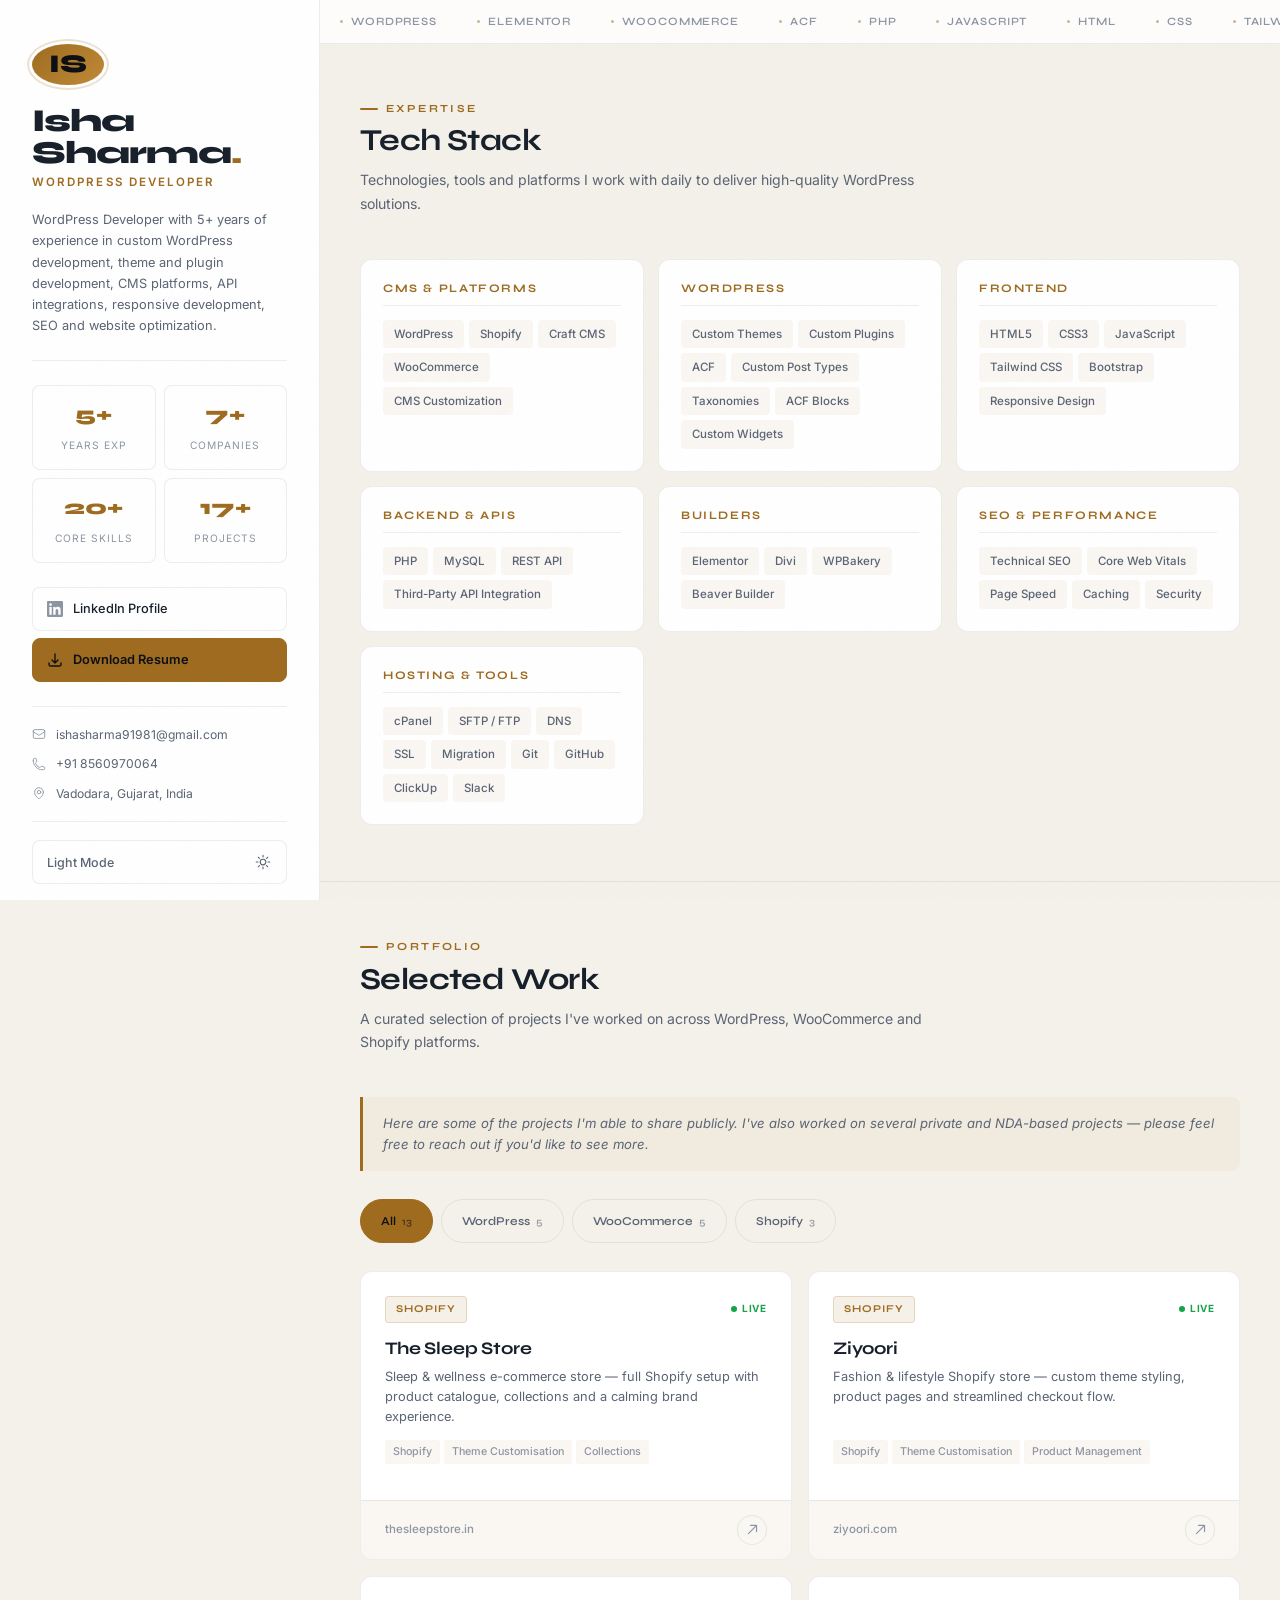
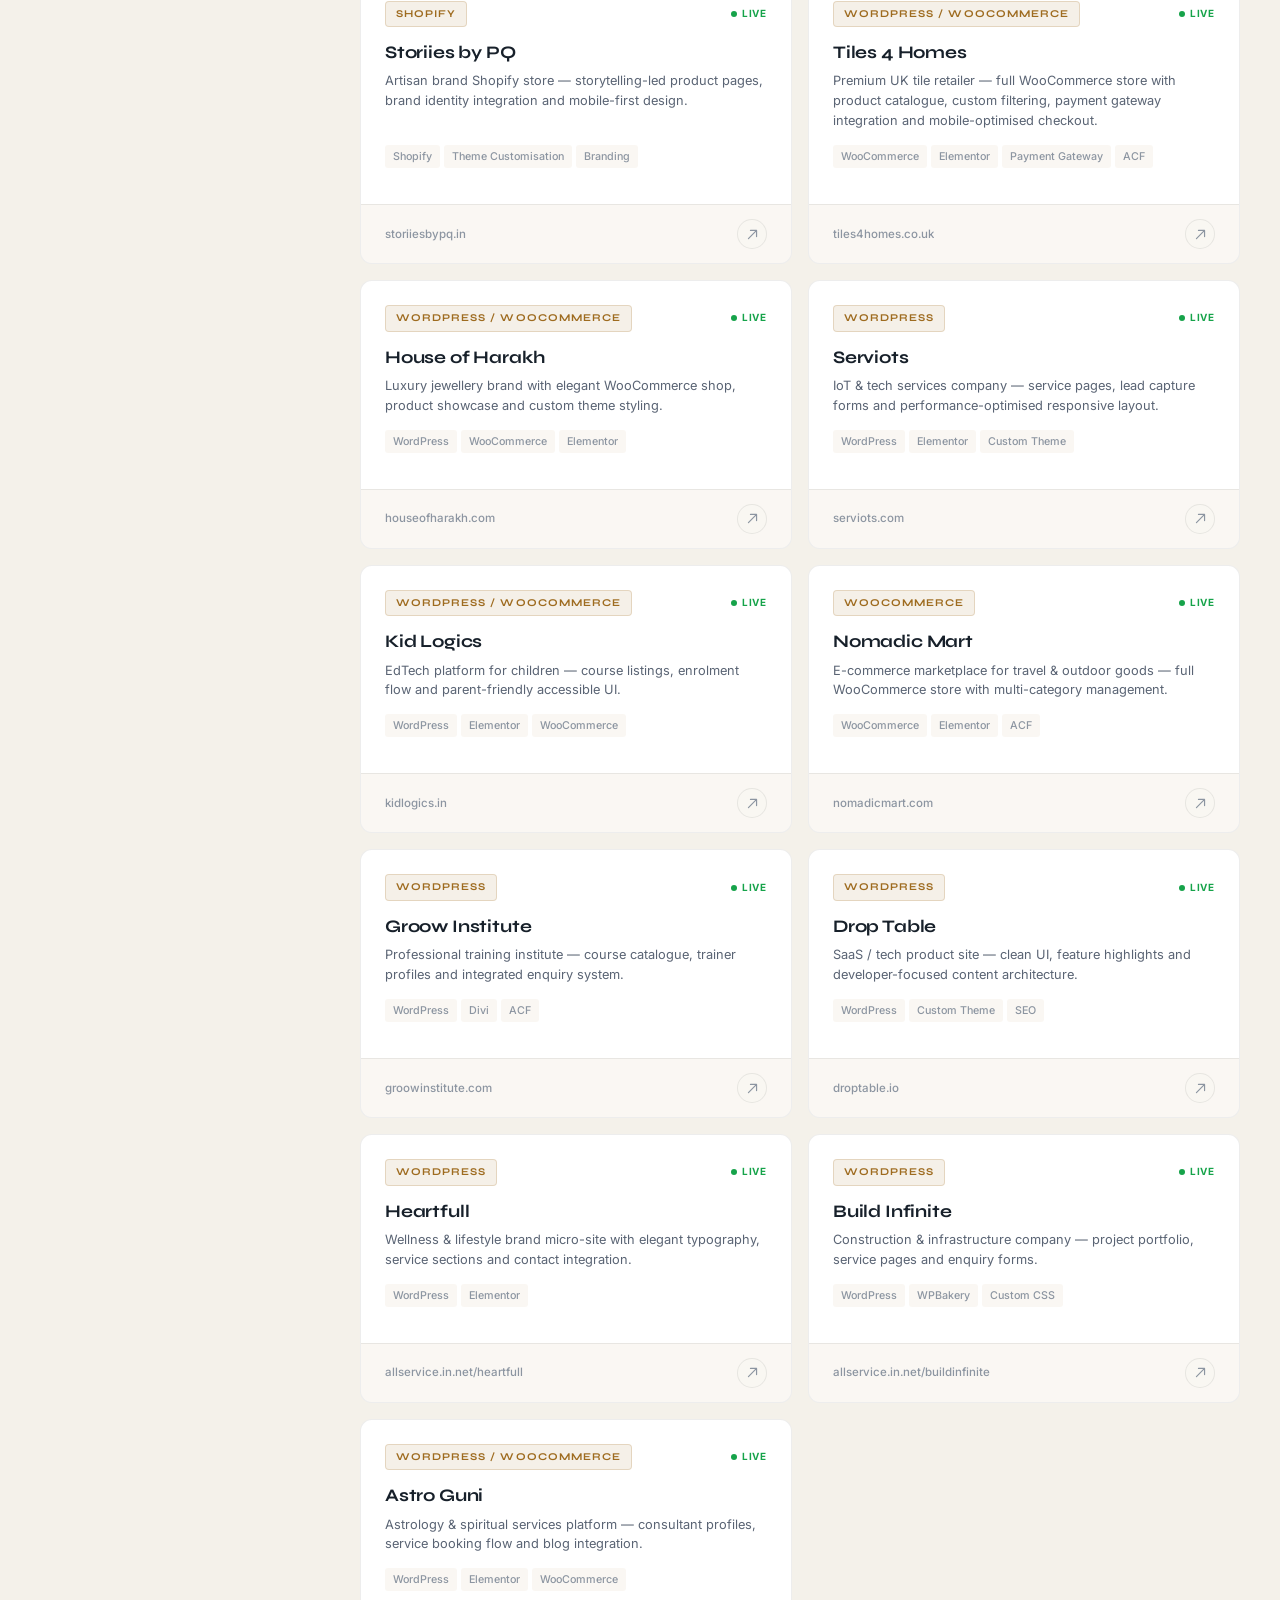
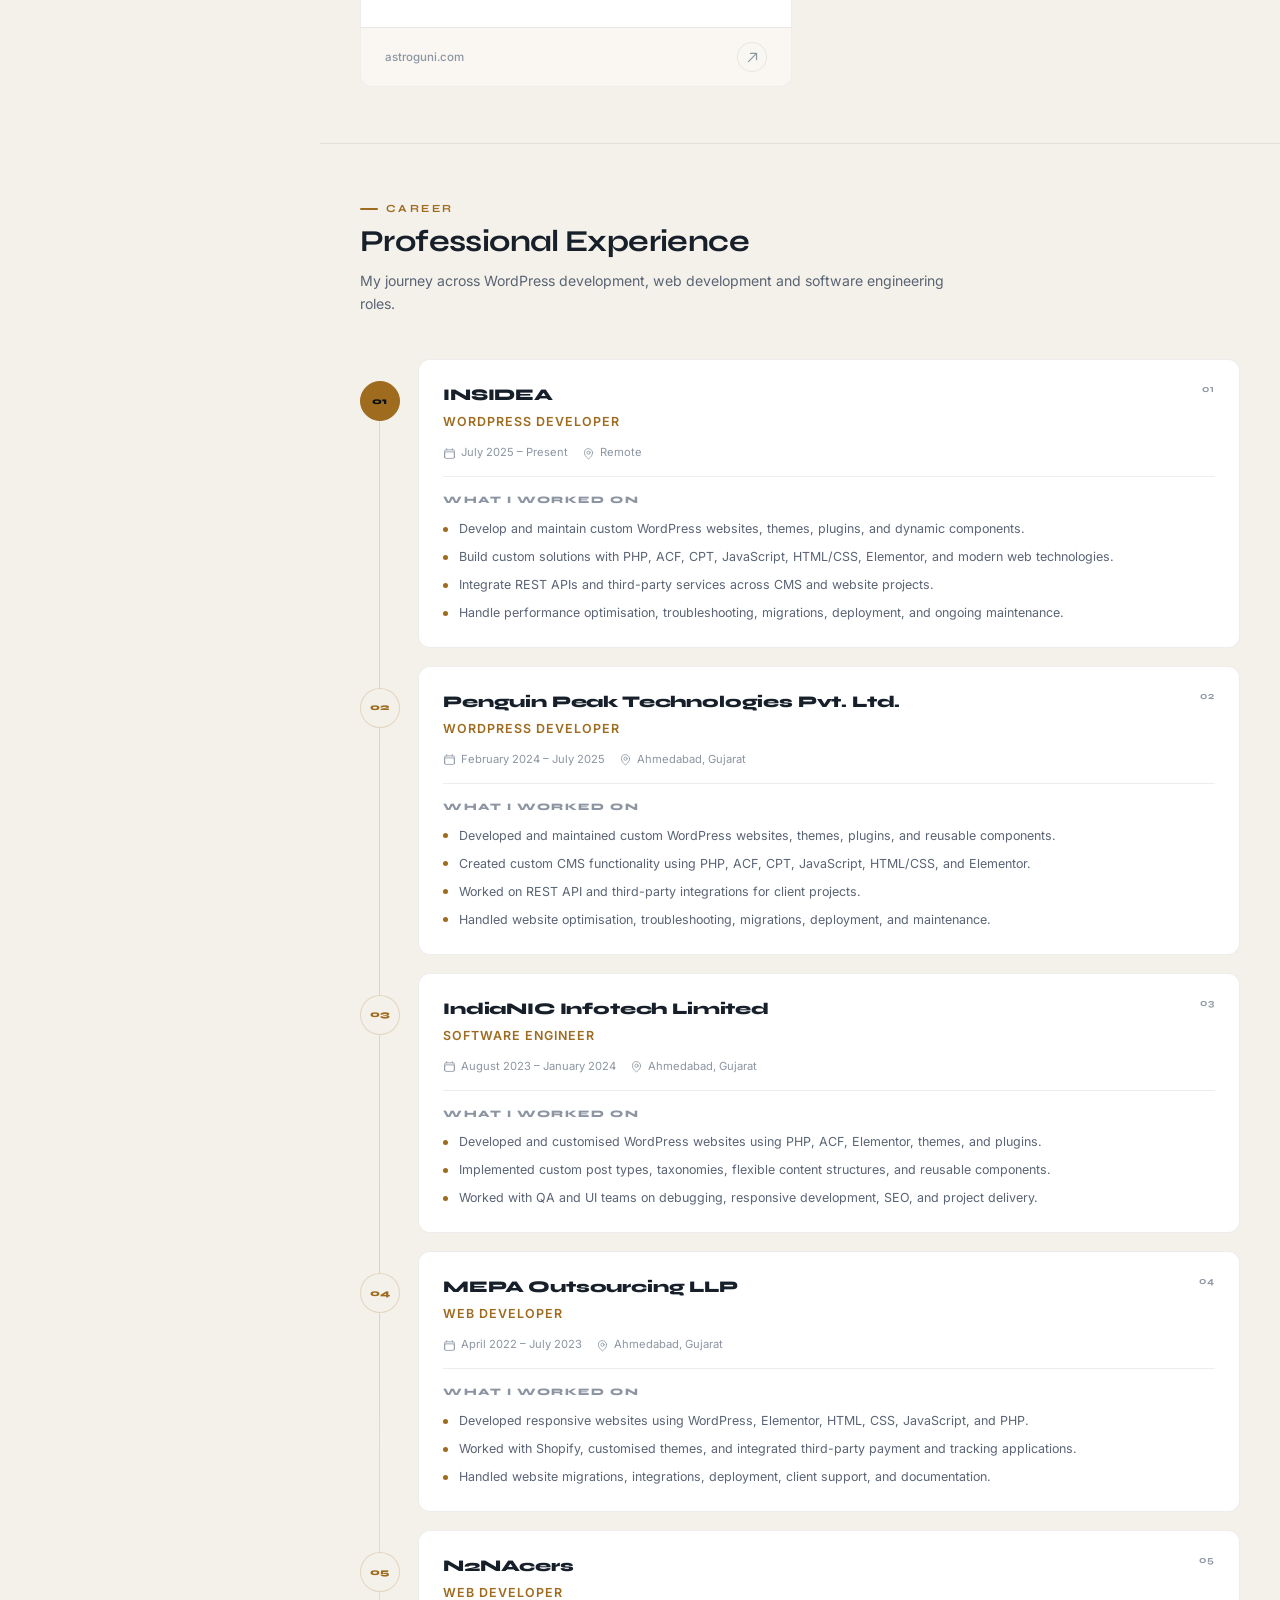
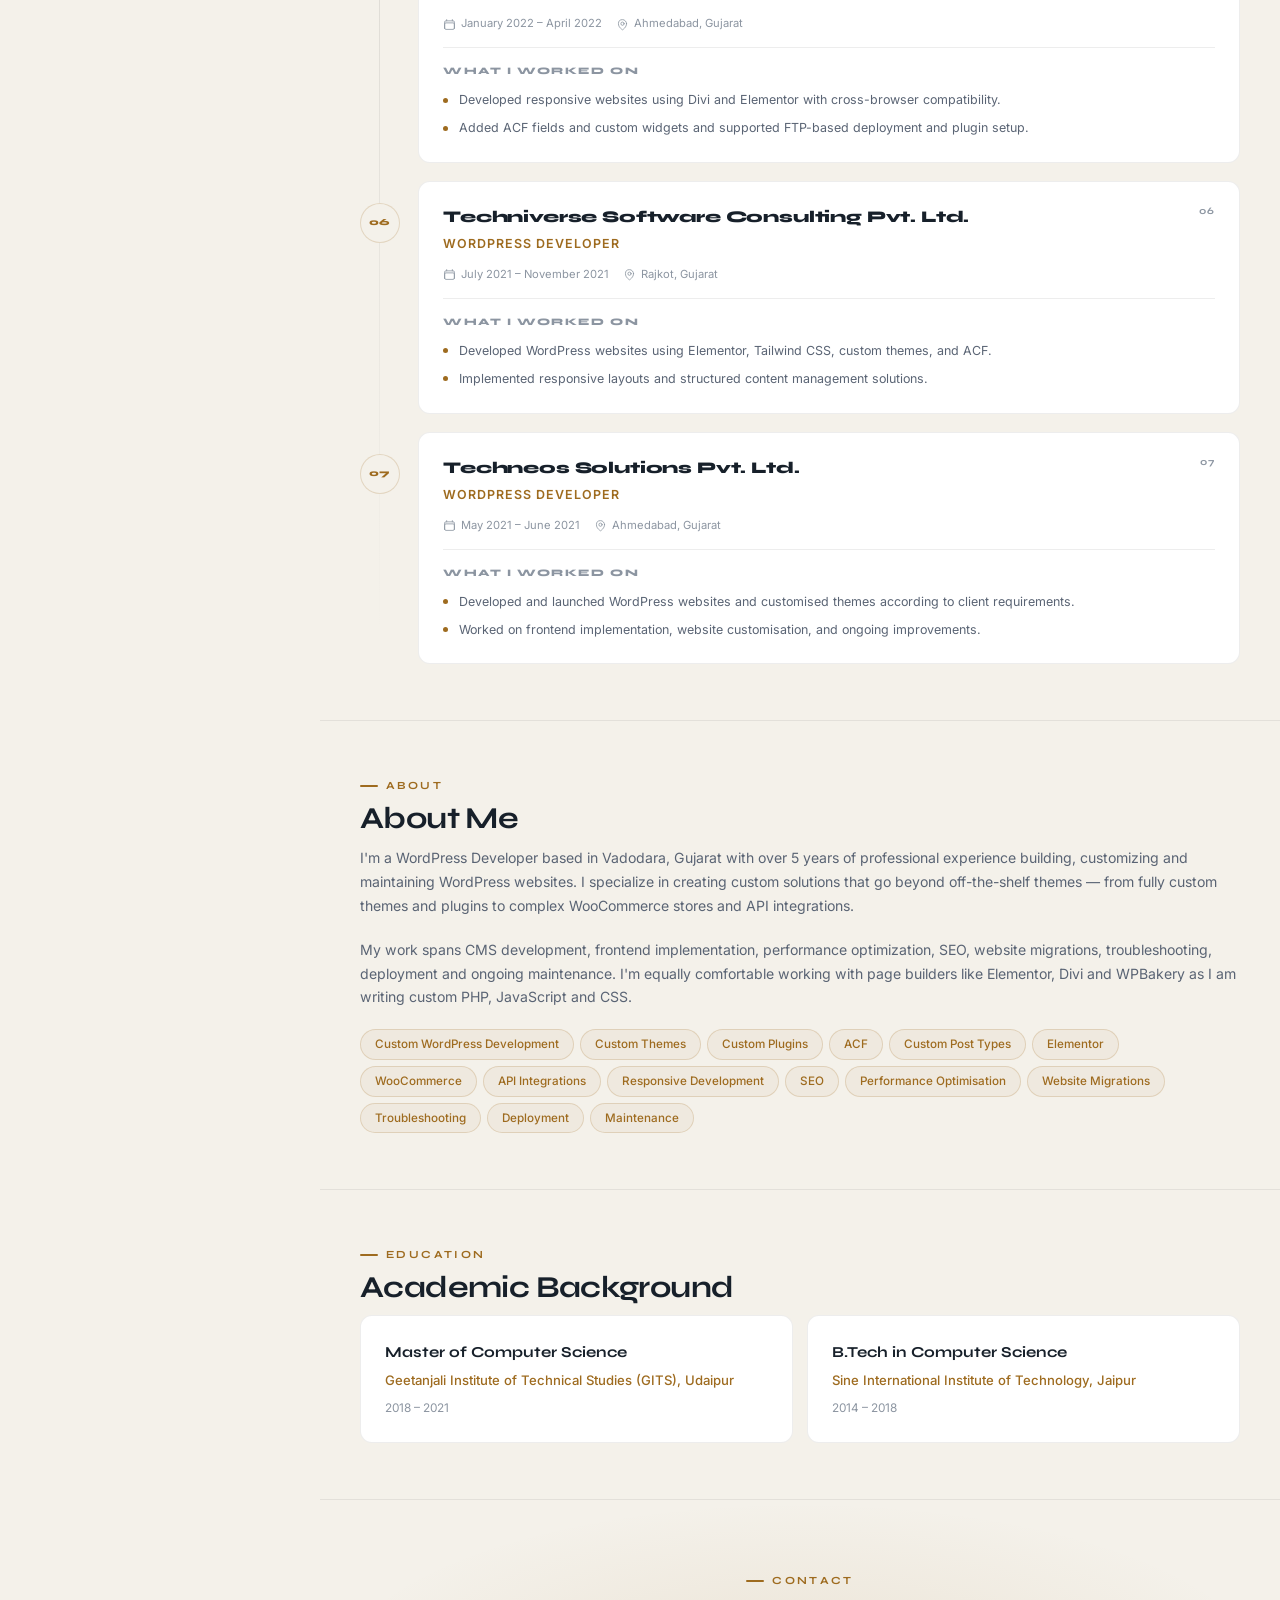
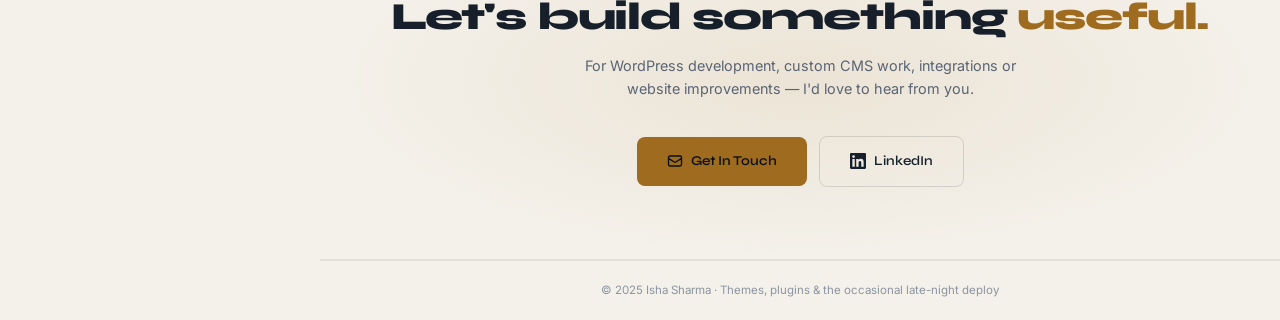
<file: backup_original/index.html>
<!DOCTYPE html>
<html lang="en" data-theme="dark">
<head>
    <meta charset="UTF-8">
    <meta name="viewport" content="width=device-width, initial-scale=1.0">
    <link rel="icon" type="image/svg+xml" href="data:image/svg+xml,%3Csvg xmlns='http://www.w3.org/2000/svg' viewBox='0 0 64 64'%3E%3Crect width='64' height='64' rx='16' fill='%23D4A24C'/%3E%3Ctext x='32' y='42' text-anchor='middle' font-family='Arial,sans-serif' font-size='28' font-weight='700' fill='%230B0F14'%3EIS%3C/text%3E%3C/svg%3E">
    <meta name="theme-color" content="#07090C">
    <title>Isha Sharma — WordPress Developer | 5+ Years Experience</title>
    <meta name="description" content="Portfolio of Isha Sharma — WordPress Developer with 5+ years of experience in custom WordPress development, theme & plugin development, WooCommerce, API integrations, and performance optimization.">
    <link rel="preconnect" href="https://fonts.googleapis.com">
    <link rel="preconnect" href="https://fonts.gstatic.com" crossorigin>
    <link href="https://fonts.googleapis.com/css2?family=Syne:wght@400;500;600;700;800&family=Inter:wght@300;400;500;600&display=swap" rel="stylesheet">

<style>
/* ══════════════════════════════════════
   VARIABLES
   ══════════════════════════════════════ */
:root {
    --font-head: 'Syne', sans-serif;
    --font-body: 'Inter', sans-serif;
    --sidebar-w: 360px;
    --ease: cubic-bezier(.4,0,.2,1);
    --fast: .22s;
    --med: .38s;
    --slow: .55s;
    --r-xs: 4px;
    --r-sm: 8px;
    --r-md: 12px;
    --r-lg: 20px;
    --r-xl: 28px;
}

[data-theme="dark"] {
    --bg-body: #07090C;
    --bg-sidebar: #0C0F14;
    --bg-card: #11151C;
    --bg-card-2: #161B24;
    --bg-card-hover: #181E28;
    --bg-elevated: #1C2230;
    --accent: #D4A24C;
    --accent-soft: #E8C374;
    --accent-dim: rgba(212,162,76,.07);
    --accent-dim-2: rgba(212,162,76,.12);
    --accent-border: rgba(212,162,76,.18);
    --text-1: #F0EDE6;
    --text-2: #9EA7B3;
    --text-3: #5E6878;
    --border: rgba(255,255,255,.06);
    --border-2: rgba(255,255,255,.1);
    --live: #34D399;
    --shadow-card: 0 2px 12px rgba(0,0,0,.35);
    --shadow-hover: 0 8px 30px rgba(0,0,0,.45);
    --glass: rgba(12,15,20,.85);
}

[data-theme="light"] {
    --bg-body: #F4F1EA;
    --bg-sidebar: #FFFFFF;
    --bg-card: #FFFFFF;
    --bg-card-2: #F9F7F2;
    --bg-card-hover: #F5F2EB;
    --bg-elevated: #EDE9E0;
    --accent: #9E6B1F;
    --accent-soft: #C08A36;
    --accent-dim: rgba(158,107,31,.05);
    --accent-dim-2: rgba(158,107,31,.1);
    --accent-border: rgba(158,107,31,.2);
    --text-1: #17202A;
    --text-2: #5A6474;
    --text-3: #8C95A1;
    --border: rgba(0,0,0,.07);
    --border-2: rgba(0,0,0,.12);
    --live: #16A34A;
    --shadow-card: 0 2px 12px rgba(0,0,0,.06);
    --shadow-hover: 0 8px 30px rgba(0,0,0,.1);
    --glass: rgba(255,255,255,.85);
}

/* ══════════════════════════════════════
   RESET
   ══════════════════════════════════════ */
*,*::before,*::after{margin:0;padding:0;box-sizing:border-box}
html{scroll-behavior:smooth;-webkit-text-size-adjust:100%}
body{
    font-family:var(--font-body);
    background:var(--bg-body);
    color:var(--text-1);
    line-height:1.6;
    overflow-x:hidden;
    -webkit-font-smoothing:antialiased;
    transition:background var(--med) var(--ease), color var(--med) var(--ease);
}
a{color:inherit;text-decoration:none}
button{border:none;background:none;cursor:pointer;font-family:inherit}
img{max-width:100%;display:block}
h1,h2,h3,h4,h5,h6{font-family:var(--font-head);font-weight:700;line-height:1.15}
ul,ol{list-style:none}

/* Noise overlay */
body::after{
    content:'';position:fixed;inset:0;pointer-events:none;z-index:10000;
    opacity:.025;
    background-image:url("data:image/svg+xml,%3Csvg viewBox='0 0 200 200' xmlns='http://www.w3.org/2000/svg'%3E%3Cfilter id='n'%3E%3CfeTurbulence type='fractalNoise' baseFrequency='.85' numOctaves='4' stitchTiles='stitch'/%3E%3C/filter%3E%3Crect width='100%25' height='100%25' filter='url(%23n)'/%3E%3C/svg%3E");
    background-size:150px;
}

/* ══════════════════════════════════════
   LAYOUT
   ══════════════════════════════════════ */
.page{display:flex;min-height:100vh}

/* ══════════════════════════════════════
   SIDEBAR
   ══════════════════════════════════════ */
.sidebar{
    position:fixed;top:0;left:0;
    width:var(--sidebar-w);height:100vh;
    overflow-y:auto;
    background:var(--bg-sidebar);
    border-right:1px solid var(--border);
    display:flex;flex-direction:column;
    padding:44px 32px 32px;
    z-index:100;
    transition:background var(--med) var(--ease), border-color var(--med) var(--ease), transform var(--med) var(--ease);
    scrollbar-width:thin;scrollbar-color:var(--border) transparent;
}
.sidebar::-webkit-scrollbar{width:3px}
.sidebar::-webkit-scrollbar-thumb{background:var(--border-2);border-radius:4px}

/* Avatar placeholder */
.avatar{
    width:72px;height:72px;border-radius:50%;
    background:linear-gradient(135deg, var(--accent), var(--accent-soft));
    display:flex;align-items:center;justify-content:center;
    font-family:var(--font-head);font-size:1.6rem;font-weight:800;
    color:#0B0F14;margin-bottom:20px;
    box-shadow:0 0 0 3px var(--bg-sidebar), 0 0 0 5px var(--accent-border);
}

.s-name{
    font-family:var(--font-head);font-size:2rem;font-weight:800;
    letter-spacing:-.03em;line-height:1;margin-bottom:4px;
}
.s-name .dot{color:var(--accent)}
.s-role{
    font-size:.72rem;font-weight:600;
    text-transform:uppercase;letter-spacing:.18em;
    color:var(--accent);margin-bottom:18px;
}
.s-intro{
    font-size:.8rem;line-height:1.65;color:var(--text-2);
    margin-bottom:24px;padding-bottom:24px;
    border-bottom:1px solid var(--border);
}

/* Stats */
.s-stats{display:grid;grid-template-columns:1fr 1fr;gap:8px;margin-bottom:24px}
.stat{
    background:var(--bg-card);border:1px solid var(--border);
    border-radius:var(--r-sm);padding:12px;text-align:center;
    transition:border-color var(--fast) var(--ease);
}
.stat:hover{border-color:var(--accent-border)}
.stat-n{font-family:var(--font-head);font-size:1.3rem;font-weight:800;color:var(--accent);display:block}
.stat-l{font-size:.64rem;color:var(--text-3);text-transform:uppercase;letter-spacing:.1em;margin-top:2px}

/* Sidebar actions */
.s-actions{display:flex;flex-direction:column;gap:7px;margin-bottom:24px}
.s-btn{
    display:flex;align-items:center;gap:10px;
    padding:10px 14px;border-radius:var(--r-sm);
    border:1px solid var(--border);background:var(--bg-card);
    font-size:.8rem;font-weight:500;color:var(--text-1);
    transition:all var(--fast) var(--ease);
    min-height:44px;
}
.s-btn svg{width:16px;height:16px;flex-shrink:0;color:var(--text-3);transition:color var(--fast)}
.s-btn:hover,.s-btn:focus-visible{border-color:var(--accent-border);background:var(--accent-dim);color:var(--accent)}
.s-btn:hover svg,.s-btn:focus-visible svg{color:var(--accent)}
.s-btn:focus-visible{outline:2px solid var(--accent);outline-offset:2px}
.s-btn--fill{background:var(--accent);border-color:var(--accent);color:#0B0F14;font-weight:600}
.s-btn--fill svg{color:#0B0F14}
.s-btn--fill:hover{background:var(--accent-soft);border-color:var(--accent-soft);color:#0B0F14}

/* Contact rows */
.s-contact{
    border-top:1px solid var(--border);padding-top:18px;margin-bottom:18px;
    display:flex;flex-direction:column;gap:10px;
}
.s-contact-row{
    display:flex;align-items:center;gap:10px;
    font-size:.76rem;color:var(--text-2);word-break:break-all;
}
.s-contact-row svg{width:14px;height:14px;flex-shrink:0;color:var(--text-3)}
.s-contact-row a{transition:color var(--fast)}
.s-contact-row a:hover{color:var(--accent)}

/* Theme toggle */
.theme-wrap{margin-top:auto;padding-top:18px;border-top:1px solid var(--border)}
.theme-btn{
    display:flex;align-items:center;justify-content:space-between;
    width:100%;padding:10px 14px;border-radius:var(--r-sm);
    border:1px solid var(--border);background:var(--bg-card);
    font-size:.78rem;font-weight:500;color:var(--text-2);
    transition:all var(--fast) var(--ease);min-height:44px;
}
.theme-btn:hover{border-color:var(--accent-border);color:var(--text-1)}
.theme-btn:focus-visible{outline:2px solid var(--accent);outline-offset:2px}
.theme-btn svg{width:18px;height:18px;transition:transform var(--med) var(--ease)}
.theme-btn:hover svg{transform:rotate(25deg)}

/* ══════════════════════════════════════
   MAIN CONTENT
   ══════════════════════════════════════ */
.main{margin-left:var(--sidebar-w);flex:1;min-width:0}

/* ── TICKER ── */
.ticker{
    position:sticky;top:0;z-index:50;
    background:var(--glass);
    backdrop-filter:blur(12px);-webkit-backdrop-filter:blur(12px);
    border-bottom:1px solid var(--border);
    height:44px;overflow:hidden;
    transition:background var(--med), border-color var(--med);
}
.ticker-track{
    display:flex;align-items:center;height:100%;
    animation:scroll-ticker 50s linear infinite;
    width:max-content;
}
.ticker-item{
    display:flex;align-items:center;gap:8px;padding:0 20px;
    font-family:var(--font-head);font-size:.7rem;font-weight:600;
    color:var(--text-3);text-transform:uppercase;letter-spacing:.08em;
    white-space:nowrap;user-select:none;
}
.ticker-dot{width:3px;height:3px;border-radius:50%;background:var(--accent);opacity:.5}
@keyframes scroll-ticker{0%{transform:translateX(0)}100%{transform:translateX(-50%)}}
@media(prefers-reduced-motion:reduce){
    .ticker-track{animation:none}
    .reveal{opacity:1!important;transform:none!important;transition:none!important}
}

/* ── SECTIONS ── */
.sec{padding:72px 56px;border-bottom:1px solid var(--border);transition:border-color var(--med)}
.sec:last-child{border-bottom:none}
.sec-label{
    font-family:var(--font-head);font-size:.68rem;font-weight:700;
    text-transform:uppercase;letter-spacing:.22em;
    color:var(--accent);margin-bottom:6px;
    display:flex;align-items:center;gap:8px;
}
.sec-label::before{
    content:'';width:18px;height:2px;background:var(--accent);border-radius:2px;
}
.sec-title{font-size:1.9rem;letter-spacing:-.02em;margin-bottom:10px}
.sec-desc{font-size:.88rem;color:var(--text-2);max-width:600px;line-height:1.65;margin-bottom:44px}

/* ── TECH STACK ── */
.tech-grid{display:grid;grid-template-columns:repeat(auto-fill,minmax(260px,1fr));gap:14px}
.tech-card{
    background:var(--bg-card);border:1px solid var(--border);
    border-radius:var(--r-md);padding:22px;
    transition:all var(--fast) var(--ease);
    position:relative;overflow:hidden;
}
.tech-card::before{
    content:'';position:absolute;top:0;left:0;right:0;height:2px;
    background:linear-gradient(90deg,transparent,var(--accent),transparent);
    opacity:0;transition:opacity var(--fast);
}
.tech-card:hover{border-color:var(--accent-border);box-shadow:var(--shadow-card);transform:translateY(-2px)}
.tech-card:hover::before{opacity:1}
.tech-card h4{
    font-family:var(--font-head);font-size:.72rem;font-weight:700;
    text-transform:uppercase;letter-spacing:.14em;color:var(--accent);
    margin-bottom:14px;padding-bottom:10px;border-bottom:1px solid var(--border);
}
.tech-pills{display:flex;flex-wrap:wrap;gap:5px}
.tech-pill{
    font-size:.72rem;font-weight:500;padding:4px 10px;
    border-radius:var(--r-xs);background:var(--accent-dim);color:var(--text-2);
    border:1px solid transparent;transition:all var(--fast);
}
.tech-card:hover .tech-pill{color:var(--accent);border-color:var(--accent-border)}

/* ── PORTFOLIO ── */
.port-note{
    font-size:.82rem;color:var(--text-2);font-style:italic;
    line-height:1.6;margin-bottom:28px;
    padding:16px 20px;background:var(--accent-dim);
    border-left:3px solid var(--accent);
    border-radius:0 var(--r-sm) var(--r-sm) 0;
}

/* Filters */
.filters{display:flex;flex-wrap:wrap;gap:8px;margin-bottom:28px}
.f-btn{
    font-family:var(--font-head);font-size:.75rem;font-weight:600;
    padding:8px 20px;border-radius:100px;
    border:1px solid var(--border);background:transparent;
    color:var(--text-2);transition:all var(--fast) var(--ease);
    min-height:44px;display:flex;align-items:center;gap:6px;
}
.f-btn:hover,.f-btn:focus-visible{border-color:var(--accent-border);color:var(--accent)}
.f-btn:focus-visible{outline:2px solid var(--accent);outline-offset:2px}
.f-btn.on{background:var(--accent);border-color:var(--accent);color:#0B0F14}
.f-cnt{font-size:.65rem;opacity:.6}

/* Project grid */
.p-grid{display:grid;grid-template-columns:repeat(2,1fr);gap:16px}

.p-card{
    position:relative;display:flex;flex-direction:column;
    background:var(--bg-card);border:1px solid var(--border);
    border-radius:var(--r-md);padding:0;
    transition:all var(--med) var(--ease);
    cursor:pointer;text-decoration:none;color:inherit;
    overflow:hidden;
}
.p-card-inner{padding:24px 24px 20px;display:flex;flex-direction:column;flex:1}

/* top accent line on hover */
.p-card::after{
    content:'';position:absolute;top:0;left:0;right:0;height:2px;
    background:var(--accent);transform:scaleX(0);transform-origin:left;
    transition:transform var(--med) var(--ease);
}
.p-card:hover::after,.p-card:focus-visible::after{transform:scaleX(1)}
.p-card:hover{
    border-color:var(--accent-border);background:var(--bg-card-hover);
    box-shadow:var(--shadow-hover);transform:translateY(-3px);
}
.p-card:focus-visible{outline:2px solid var(--accent);outline-offset:2px}

.p-top{display:flex;align-items:center;justify-content:space-between;margin-bottom:16px}
.p-platform{
    font-family:var(--font-head);font-size:.65rem;font-weight:700;
    text-transform:uppercase;letter-spacing:.1em;
    color:var(--accent);padding:4px 10px;border-radius:var(--r-xs);
    background:var(--accent-dim-2);border:1px solid var(--accent-border);
}
.p-live{
    display:flex;align-items:center;gap:5px;
    font-size:.62rem;font-weight:700;text-transform:uppercase;letter-spacing:.08em;
    color:var(--live);
}
.p-live-dot{
    width:6px;height:6px;border-radius:50%;background:var(--live);
    animation:pulse-dot 2s ease-in-out infinite;
}
@keyframes pulse-dot{
    0%,100%{box-shadow:0 0 0 0 rgba(52,211,153,.4)}
    50%{box-shadow:0 0 0 5px rgba(52,211,153,0)}
}

.p-name{
    font-family:var(--font-head);font-size:1.1rem;font-weight:700;
    color:var(--text-1);margin-bottom:8px;
    transition:color var(--fast);letter-spacing:-.01em;
}
.p-card:hover .p-name{color:var(--accent)}

.p-desc{font-size:.8rem;line-height:1.55;color:var(--text-2);margin-bottom:14px;flex:1}

.p-tags{display:flex;flex-wrap:wrap;gap:4px;margin-bottom:16px}
.p-tag{
    font-size:.67rem;font-weight:500;padding:3px 8px;
    border-radius:3px;background:var(--accent-dim);
    color:var(--text-3);transition:color var(--fast);
}
.p-card:hover .p-tag{color:var(--accent)}

.p-foot{
    display:flex;align-items:center;justify-content:space-between;
    padding:14px 24px;border-top:1px solid var(--border);
    background:var(--accent-dim);
    transition:background var(--fast);
}
.p-card:hover .p-foot{background:var(--accent-dim-2)}

.p-url{
    font-size:.72rem;font-weight:500;color:var(--text-3);
    overflow:hidden;text-overflow:ellipsis;white-space:nowrap;max-width:200px;
    transition:color var(--fast);
}
.p-card:hover .p-url{color:var(--accent)}

.p-arrow{
    width:30px;height:30px;border-radius:50%;
    background:var(--bg-card-2);border:1px solid var(--border);
    display:flex;align-items:center;justify-content:center;
    transition:all var(--fast) var(--ease);flex-shrink:0;
}
.p-arrow svg{width:13px;height:13px;color:var(--text-3);transition:all var(--fast) var(--ease)}
.p-card:hover .p-arrow{background:var(--accent);border-color:var(--accent)}
.p-card:hover .p-arrow svg{color:#0B0F14;transform:rotate(45deg)}

.p-card.hide{display:none}

/* ── EXPERIENCE ── */
.exp-list{
    position:relative;
    display:flex;
    flex-direction:column;
    gap:18px;
}
.exp-list::before{
    content:'';
    position:absolute;
    left:19px;
    top:24px;
    bottom:24px;
    width:1px;
    background:linear-gradient(
        to bottom,
        var(--accent-border),
        var(--border-2),
        transparent
    );
}
.exp{
    position:relative;
    padding-left:58px;
}
.exp-marker{
    position:absolute;
    left:0;
    top:22px;
    width:40px;
    height:40px;
    border-radius:50%;
    display:flex;
    align-items:center;
    justify-content:center;
    background:var(--bg-body);
    border:1px solid var(--accent-border);
    color:var(--accent);
    font-family:var(--font-head);
    font-size:.58rem;
    font-weight:800;
    letter-spacing:.05em;
    z-index:2;
    transition:all var(--fast) var(--ease);
}
.exp:first-child .exp-marker{
    background:var(--accent);
    color:#0B0F14;
    border-color:var(--accent);
}
.exp-content{
    background:var(--bg-card);
    border:1px solid var(--border);
    border-radius:var(--r-md);
    padding:22px 24px 24px;
    transition:all var(--fast) var(--ease);
}
.exp:hover .exp-content{
    border-color:var(--accent-border);
    background:var(--bg-card-hover);
    box-shadow:var(--shadow-card);
    transform:translateX(3px);
}
.exp:hover .exp-marker{
    border-color:var(--accent);
    box-shadow:0 0 0 4px var(--accent-dim);
}
.exp-head{
    display:flex;
    align-items:flex-start;
    justify-content:space-between;
    gap:20px;
}
.exp-company{
    font-family:var(--font-head);
    font-size:1.02rem;
    font-weight:800;
    color:var(--text-1);
    margin-bottom:4px;
    letter-spacing:-.01em;
}
.exp-role{
    font-size:.78rem;
    font-weight:600;
    color:var(--accent);
    text-transform:uppercase;
    letter-spacing:.08em;
}
.exp-index{
    font-family:var(--font-head);
    font-size:.62rem;
    font-weight:700;
    color:var(--text-3);
    letter-spacing:.1em;
}
.exp-meta{
    display:flex;
    flex-wrap:wrap;
    align-items:center;
    gap:14px;
    margin-top:12px;
    padding-bottom:14px;
    border-bottom:1px solid var(--border);
    font-size:.7rem;
    color:var(--text-3);
}
.exp-meta span{
    display:flex;
    align-items:center;
    gap:5px;
}
.exp-meta svg{
    width:13px;
    height:13px;
    color:var(--text-3);
}
.exp-work{
    margin-top:16px;
}
.exp-work-label{
    font-family:var(--font-head);
    font-size:.62rem;
    font-weight:800;
    text-transform:uppercase;
    letter-spacing:.16em;
    color:var(--text-3);
    margin-bottom:10px;
}
.exp-work ul{
    display:grid;
    gap:8px;
}
.exp-work li{
    position:relative;
    padding-left:16px;
    font-size:.78rem;
    line-height:1.6;
    color:var(--text-2);
}
.exp-work li::before{
    content:'';
    position:absolute;
    left:0;
    top:.62em;
    width:5px;
    height:5px;
    border-radius:50%;
    background:var(--accent);
}

 /* ── ABOUT ── */
.about-body{width:100%}
.about-body p{font-size:.88rem;line-height:1.7;color:var(--text-2);margin-bottom:20px}
.about-pills{display:flex;flex-wrap:wrap;gap:6px;margin-top:8px}
.about-pill{
    font-size:.73rem;font-weight:500;padding:5px 14px;
    border-radius:100px;background:var(--accent-dim);
    color:var(--accent);border:1px solid var(--accent-border);
}

/* ── EDUCATION ── */
.edu-grid{display:grid;grid-template-columns:repeat(auto-fill,minmax(300px,1fr));gap:14px}
.edu-card{
    background:var(--bg-card);border:1px solid var(--border);
    border-radius:var(--r-md);padding:24px;
    transition:border-color var(--fast);position:relative;overflow:hidden;
}
.edu-card::before{
    content:'';position:absolute;bottom:0;left:0;right:0;height:2px;
    background:var(--accent);transform:scaleX(0);
    transition:transform var(--med) var(--ease);transform-origin:left;
}
.edu-card:hover{border-color:var(--accent-border)}
.edu-card:hover::before{transform:scaleX(1)}
.edu-deg{font-family:var(--font-head);font-size:.95rem;font-weight:700;margin-bottom:6px}
.edu-school{font-size:.82rem;color:var(--accent);font-weight:500;margin-bottom:8px}
.edu-yr{font-size:.74rem;color:var(--text-3)}

/* ── CONTACT CTA ── */
.cta-sec{text-align:center;padding:88px 56px;position:relative;overflow:hidden}
.cta-sec::before{
    content:'';position:absolute;inset:0;
    background:radial-gradient(ellipse at center,var(--accent-dim-2) 0%,transparent 70%);
    pointer-events:none;
}
.cta-title{font-size:2.4rem;font-weight:800;letter-spacing:-.03em;margin-bottom:14px;position:relative}
.cta-title span{color:var(--accent)}
.cta-sub{font-size:.9rem;color:var(--text-2);margin-bottom:36px;max-width:460px;margin-inline:auto;line-height:1.6;position:relative}
.cta-btns{display:flex;align-items:center;justify-content:center;gap:12px;flex-wrap:wrap;position:relative}
.cta-a{
    display:inline-flex;align-items:center;gap:8px;
    padding:14px 30px;border-radius:var(--r-sm);
    font-family:var(--font-head);font-size:.84rem;font-weight:600;
    transition:all var(--fast) var(--ease);min-height:48px;
}
.cta-a:focus-visible{outline:2px solid var(--accent);outline-offset:2px}
.cta-a svg{width:16px;height:16px}
.cta-fill{background:var(--accent);color:#0B0F14}
.cta-fill:hover{background:var(--accent-soft);transform:translateY(-2px);box-shadow:var(--shadow-hover)}
.cta-ghost{border:1px solid var(--border-2);color:var(--text-1)}
.cta-ghost:hover{border-color:var(--accent-border);color:var(--accent)}

/* ── FOOTER ── */
.foot{padding:22px 56px;border-top:1px solid var(--border);text-align:center;font-size:.72rem;color:var(--text-3)}

/* ── SCROLL REVEAL ── */
.reveal{opacity:1;transform:none;transition:opacity .65s var(--ease),transform .65s var(--ease)}
.reveal.show{opacity:1;transform:translateY(0)}

/* ── MOBILE HEADER ── */
.mob-head{
    display:none;position:sticky;top:0;z-index:200;
    background:var(--glass);backdrop-filter:blur(12px);
    border-bottom:1px solid var(--border);
    padding:12px 20px;align-items:center;justify-content:space-between;
    transition:background var(--med), border-color var(--med);
}
.mob-head .s-name{font-size:1.2rem;margin:0}
.mob-btn{
    width:44px;height:44px;display:flex;align-items:center;justify-content:center;
    border-radius:var(--r-sm);border:1px solid var(--border);color:var(--text-1);
}
.mob-btn svg{width:20px;height:20px}

.overlay{
    display:none;position:fixed;inset:0;
    background:rgba(0,0,0,.6);z-index:99;
    opacity:0;transition:opacity var(--med);
}
.overlay.on{display:block;opacity:1}

/* ══════════════════════════════════════
   RESPONSIVE
   ══════════════════════════════════════ */
@media(max-width:1280px){
    :root{--sidebar-w:320px}
    .sec{padding:56px 40px}
    .cta-sec{padding:72px 40px}
    .foot{padding:20px 40px}
}
@media(max-width:1024px){
    .p-grid{gap:12px}
    .tech-grid{grid-template-columns:repeat(auto-fill,minmax(230px,1fr))}
}
@media(max-width:900px){
    .mob-head{display:flex}
    .sidebar{
        transform:translateX(-100%);width:320px;
        transition:transform var(--med) var(--ease), background var(--med);
    }
    .sidebar.open{transform:translateX(0)}
    .main{margin-left:0}
    .sec{padding:40px 20px}
    .cta-sec{padding:60px 20px}
    .foot{padding:18px 20px}
    .p-grid{grid-template-columns:1fr}
    .cta-title{font-size:1.7rem}
    .sec-title{font-size:1.45rem}
}
@media(max-width:600px){
    .tech-grid{grid-template-columns:1fr}
    .edu-grid{grid-template-columns:1fr}
    .filters{gap:5px}
    .f-btn{font-size:.7rem;padding:6px 14px}
    .exp{padding-left:46px}
    .exp-list::before{left:15px}
    .exp-marker{
        width:32px;
        height:32px;
        top:18px;
        font-size:.52rem;
    }
    .exp-content{padding:18px}
    .exp-head{gap:10px}
    .exp-index{display:none}
    .exp-company{font-size:.92rem}
    .exp-role{font-size:.68rem}
}
</style>
</head>
<body>

<!-- ═══ MOBILE HEADER ═══ -->
<header class="mob-head" id="mobHead">
    <div class="s-name">Isha<span class="dot">.</span></div>
    <button class="mob-btn" id="mobBtn" aria-label="Open navigation menu">
        <svg fill="none" viewBox="0 0 24 24" stroke-width="1.5" stroke="currentColor"><path stroke-linecap="round" stroke-linejoin="round" d="M3.75 6.75h16.5M3.75 12h16.5m-16.5 5.25h16.5"/></svg>
    </button>
</header>

<div class="overlay" id="overlay"></div>

<div class="page">

<!-- ═══ SIDEBAR ═══ -->
<aside class="sidebar" id="sidebar" role="complementary">
    <div class="avatar" aria-hidden="true">IS</div>

    <div class="s-name">Isha<br>Sharma<span class="dot">.</span></div>
    <div class="s-role">WordPress Developer</div>

    <p class="s-intro">WordPress Developer with 5+ years of experience in custom WordPress development, theme and plugin development, CMS platforms, API integrations, responsive development, SEO and website optimization.</p>

    <div class="s-stats">
        <div class="stat"><span class="stat-n">5+</span><span class="stat-l">Years Exp</span></div>
        <div class="stat"><span class="stat-n">7+</span><span class="stat-l">Companies</span></div>
        <div class="stat"><span class="stat-n">20+</span><span class="stat-l">Core Skills</span></div>
        <div class="stat"><span class="stat-n">17+</span><span class="stat-l">Projects</span></div>
    </div>

    <div class="s-actions">
        <a href="https://www.linkedin.com/in/isha-sharma-a201ba11a/" target="_blank" rel="noopener noreferrer" class="s-btn">
            <svg fill="currentColor" viewBox="0 0 24 24"><path d="M20.447 20.452h-3.554v-5.569c0-1.328-.027-3.037-1.852-3.037-1.853 0-2.136 1.445-2.136 2.939v5.667H9.351V9h3.414v1.561h.046c.477-.9 1.637-1.85 3.37-1.85 3.601 0 4.267 2.37 4.267 5.455v6.286zM5.337 7.433a2.062 2.062 0 01-2.063-2.065 2.064 2.064 0 112.063 2.065zm1.782 13.019H3.555V9h3.564v11.452zM22.225 0H1.771C.792 0 0 .774 0 1.729v20.542C0 23.227.792 24 1.771 24h20.451C23.2 24 24 23.227 24 22.271V1.729C24 .774 23.2 0 22.222 0h.003z"/></svg>
            LinkedIn Profile
        </a>
        <a href="resume.pdf" download class="s-btn s-btn--fill">
            <svg fill="none" viewBox="0 0 24 24" stroke-width="2" stroke="currentColor"><path stroke-linecap="round" stroke-linejoin="round" d="M3 16.5v2.25A2.25 2.25 0 005.25 21h13.5A2.25 2.25 0 0021 18.75V16.5M16.5 12L12 16.5m0 0L7.5 12m4.5 4.5V3"/></svg>
            Download Resume
        </a>
    </div>

    <div class="s-contact">
        <div class="s-contact-row">
            <svg fill="none" viewBox="0 0 24 24" stroke-width="1.5" stroke="currentColor"><path stroke-linecap="round" stroke-linejoin="round" d="M21.75 6.75v10.5a2.25 2.25 0 01-2.25 2.25h-15a2.25 2.25 0 01-2.25-2.25V6.75m19.5 0A2.25 2.25 0 0019.5 4.5h-15a2.25 2.25 0 00-2.25 2.25m19.5 0v.243a2.25 2.25 0 01-1.07 1.916l-7.5 4.615a2.25 2.25 0 01-2.36 0L3.32 8.91a2.25 2.25 0 01-1.07-1.916V6.75"/></svg>
            <a href="mailto:ishasharma91981@gmail.com">ishasharma91981@gmail.com</a>
        </div>
        <div class="s-contact-row">
            <svg fill="none" viewBox="0 0 24 24" stroke-width="1.5" stroke="currentColor"><path stroke-linecap="round" stroke-linejoin="round" d="M2.25 6.75c0 8.284 6.716 15 15 15h2.25a2.25 2.25 0 002.25-2.25v-1.372c0-.516-.351-.966-.852-1.091l-4.423-1.106c-.44-.11-.902.055-1.173.417l-.97 1.293c-.282.376-.769.542-1.21.38a12.035 12.035 0 01-7.143-7.143c-.162-.441.004-.928.38-1.21l1.293-.97c.363-.271.527-.734.417-1.173L6.963 3.102a1.125 1.125 0 00-1.091-.852H4.5A2.25 2.25 0 002.25 4.5v2.25z"/></svg>
            <a href="tel:+918560970064">+91 8560970064</a>
        </div>
        <div class="s-contact-row">
            <svg fill="none" viewBox="0 0 24 24" stroke-width="1.5" stroke="currentColor"><path stroke-linecap="round" stroke-linejoin="round" d="M15 10.5a3 3 0 11-6 0 3 3 0 016 0z"/><path stroke-linecap="round" stroke-linejoin="round" d="M19.5 10.5c0 7.142-7.5 11.25-7.5 11.25S4.5 17.642 4.5 10.5a7.5 7.5 0 1115 0z"/></svg>
            Vadodara, Gujarat, India
        </div>
    </div>

    <div class="theme-wrap">
        <button class="theme-btn" id="themeBtn" aria-label="Toggle dark/light mode">
            <span id="themeLabel">Dark Mode</span>
            <svg id="themeIcon" fill="none" viewBox="0 0 24 24" stroke-width="1.5" stroke="currentColor"><path stroke-linecap="round" stroke-linejoin="round" d="M21.752 15.002A9.718 9.718 0 0118 15.75c-5.385 0-9.75-4.365-9.75-9.75 0-1.33.266-2.597.748-3.752A9.753 9.753 0 003 11.25C3 16.635 7.365 21 12.75 21a9.753 9.753 0 009.002-5.998z"/></svg>
        </button>
    </div>
</aside>

<!-- ═══ MAIN ═══ -->
<main class="main" id="main">

<!-- Ticker -->
<div class="ticker" role="marquee" aria-label="Skills marquee">
    <div class="ticker-track" id="ticker"></div>
</div>

<!-- Tech Stack -->
<section class="sec" id="stack">
    <div class="reveal">
        <div class="sec-label">Expertise</div>
        <h2 class="sec-title">Tech Stack</h2>
        <p class="sec-desc">Technologies, tools and platforms I work with daily to deliver high-quality WordPress solutions.</p>
    </div>
    <div class="tech-grid" id="techGrid"></div>
</section>

<!-- Selected Work -->
<section class="sec" id="work">
    <div class="reveal">
        <div class="sec-label">Portfolio</div>
        <h2 class="sec-title">Selected Work</h2>
        <p class="sec-desc">A curated selection of projects I've worked on across WordPress, WooCommerce and Shopify platforms.</p>
    </div>
    <p class="port-note reveal">Here are some of the projects I'm able to share publicly. I've also worked on several private and NDA-based projects — please feel free to reach out if you'd like to see more.</p>
    <div class="filters reveal" id="filters" role="group" aria-label="Filter projects"></div>
    <div class="p-grid" id="pGrid"></div>
</section>

<!-- Experience -->
<section class="sec" id="experience">
    <div class="reveal">
        <div class="sec-label">Career</div>
        <h2 class="sec-title">Professional Experience</h2>
        <p class="sec-desc">My journey across WordPress development, web development and software engineering roles.</p>
    </div>
    <div class="exp-list reveal" id="expList"></div>
</section>

<!-- About -->
<section class="sec" id="about">
    <div class="reveal">
        <div class="sec-label">About</div>
        <h2 class="sec-title">About Me</h2>
    </div>
    <div class="about-body reveal">
        <p>I'm a WordPress Developer based in Vadodara, Gujarat with over 5 years of professional experience building, customizing and maintaining WordPress websites. I specialize in creating custom solutions that go beyond off-the-shelf themes — from fully custom themes and plugins to complex WooCommerce stores and API integrations.</p>
        <p>My work spans CMS development, frontend implementation, performance optimization, SEO, website migrations, troubleshooting, deployment and ongoing maintenance. I'm equally comfortable working with page builders like Elementor, Divi and WPBakery as I am writing custom PHP, JavaScript and CSS.</p>
        <div class="about-pills" id="aboutPills"></div>
    </div>
</section>

<!-- Education -->
<section class="sec" id="education">
    <div class="reveal">
        <div class="sec-label">Education</div>
        <h2 class="sec-title">Academic Background</h2>
    </div>
    <div class="edu-grid reveal">
        <div class="edu-card">
            <div class="edu-deg">Master of Computer Science</div>
            <div class="edu-school">Geetanjali Institute of Technical Studies (GITS), Udaipur</div>
            <div class="edu-yr">2018 – 2021</div>
        </div>
        <div class="edu-card">
            <div class="edu-deg">B.Tech in Computer Science</div>
            <div class="edu-school">Sine International Institute of Technology, Jaipur</div>
            <div class="edu-yr">2014 – 2018</div>
        </div>
    </div>
</section>

<!-- Contact CTA -->
<section class="sec cta-sec" id="contact">
    <div class="reveal">
        <div class="sec-label" style="justify-content:center">Contact</div>
        <h2 class="cta-title">Let's build something <span>useful.</span></h2>
        <p class="cta-sub">For WordPress development, custom CMS work, integrations or website improvements — I'd love to hear from you.</p>
        <div class="cta-btns">
            <a href="mailto:ishasharma91981@gmail.com" class="cta-a cta-fill">
                <svg fill="none" viewBox="0 0 24 24" stroke-width="2" stroke="currentColor"><path stroke-linecap="round" stroke-linejoin="round" d="M21.75 6.75v10.5a2.25 2.25 0 01-2.25 2.25h-15a2.25 2.25 0 01-2.25-2.25V6.75m19.5 0A2.25 2.25 0 0019.5 4.5h-15a2.25 2.25 0 00-2.25 2.25m19.5 0v.243a2.25 2.25 0 01-1.07 1.916l-7.5 4.615a2.25 2.25 0 01-2.36 0L3.32 8.91a2.25 2.25 0 01-1.07-1.916V6.75"/></svg>
                Get In Touch
            </a>
            <a href="https://www.linkedin.com/in/isha-sharma-a201ba11a/" target="_blank" rel="noopener noreferrer" class="cta-a cta-ghost">
                <svg fill="currentColor" viewBox="0 0 24 24" width="16" height="16"><path d="M20.447 20.452h-3.554v-5.569c0-1.328-.027-3.037-1.852-3.037-1.853 0-2.136 1.445-2.136 2.939v5.667H9.351V9h3.414v1.561h.046c.477-.9 1.637-1.85 3.37-1.85 3.601 0 4.267 2.37 4.267 5.455v6.286zM5.337 7.433a2.062 2.062 0 01-2.063-2.065 2.064 2.064 0 112.063 2.065zm1.782 13.019H3.555V9h3.564v11.452zM22.225 0H1.771C.792 0 0 .774 0 1.729v20.542C0 23.227.792 24 1.771 24h20.451C23.2 24 24 23.227 24 22.271V1.729C24 .774 23.2 0 22.222 0h.003z"/></svg>
                LinkedIn
            </a>
        </div>
    </div>
</section>

<footer class="foot">
    <p>© 2025 Isha Sharma · Themes, plugins & the occasional late-night deploy</p>
</footer>

</main>
</div>

<script>
/* ═══════════════════════════════════
   DATA
   ═══════════════════════════════════ */
const TICKER = ['WordPress','Elementor','WooCommerce','ACF','PHP','JavaScript','HTML','CSS','Tailwind CSS','Bootstrap','Shopify','Divi','WPBakery','Beaver Builder','REST API','MySQL','Git','GitHub','SEO','Core Web Vitals'];

const STACK = [
    {name:'CMS & Platforms',items:['WordPress','Shopify','Craft CMS','WooCommerce','CMS Customization']},
    {name:'WordPress',items:['Custom Themes','Custom Plugins','ACF','Custom Post Types','Taxonomies','ACF Blocks','Custom Widgets']},
    {name:'Frontend',items:['HTML5','CSS3','JavaScript','Tailwind CSS','Bootstrap','Responsive Design']},
    {name:'Backend & APIs',items:['PHP','MySQL','REST API','Third-Party API Integration']},
    {name:'Builders',items:['Elementor','Divi','WPBakery','Beaver Builder']},
    {name:'SEO & Performance',items:['Technical SEO','Core Web Vitals','Page Speed','Caching','Security']},
    {name:'Hosting & Tools',items:['cPanel','SFTP / FTP','DNS','SSL','Migration','Git','GitHub','ClickUp','Slack']}
];

const PROJECTS = [
    {name:'The Sleep Store',url:'https://thesleepstore.in/',platform:'Shopify',filter:'shopify',desc:'Sleep & wellness e-commerce store — full Shopify setup with product catalogue, collections and a calming brand experience.',tags:['Shopify','Theme Customisation','Collections']},
    {name:'Ziyoori',url:'https://ziyoori.com/',platform:'Shopify',filter:'shopify',desc:'Fashion & lifestyle Shopify store — custom theme styling, product pages and streamlined checkout flow.',tags:['Shopify','Theme Customisation','Product Management']},
    {name:'Storiies by PQ',url:'https://storiiesbypq.in/',platform:'Shopify',filter:'shopify',desc:'Artisan brand Shopify store — storytelling-led product pages, brand identity integration and mobile-first design.',tags:['Shopify','Theme Customisation','Branding']},
    {name:'Tiles 4 Homes',url:'https://tiles4homes.co.uk/',platform:'WordPress / WooCommerce',filter:'woocommerce',desc:'Premium UK tile retailer — full WooCommerce store with product catalogue, custom filtering, payment gateway integration and mobile-optimised checkout.',tags:['WooCommerce','Elementor','Payment Gateway','ACF']},
    {name:'House of Harakh',url:'https://houseofharakh.com/',platform:'WordPress / WooCommerce',filter:'woocommerce',desc:'Luxury jewellery brand with elegant WooCommerce shop, product showcase and custom theme styling.',tags:['WordPress','WooCommerce','Elementor']},
    {name:'Serviots',url:'https://serviots.com/',platform:'WordPress',filter:'wordpress',desc:'IoT & tech services company — service pages, lead capture forms and performance-optimised responsive layout.',tags:['WordPress','Elementor','Custom Theme']},
    {name:'Kid Logics',url:'https://kidlogics.in/',platform:'WordPress / WooCommerce',filter:'woocommerce',desc:'EdTech platform for children — course listings, enrolment flow and parent-friendly accessible UI.',tags:['WordPress','Elementor','WooCommerce']},
    {name:'Nomadic Mart',url:'https://nomadicmart.com/',platform:'WooCommerce',filter:'woocommerce',desc:'E-commerce marketplace for travel & outdoor goods — full WooCommerce store with multi-category management.',tags:['WooCommerce','Elementor','ACF']},
    {name:'Groow Institute',url:'https://groowinstitute.com/',platform:'WordPress',filter:'wordpress',desc:'Professional training institute — course catalogue, trainer profiles and integrated enquiry system.',tags:['WordPress','Divi','ACF']},
    {name:'Drop Table',url:'https://droptable.io/',platform:'WordPress',filter:'wordpress',desc:'SaaS / tech product site — clean UI, feature highlights and developer-focused content architecture.',tags:['WordPress','Custom Theme','SEO']},
    {name:'Heartfull',url:'http://allservice.in.net/heartfull',platform:'WordPress',filter:'wordpress',desc:'Wellness & lifestyle brand micro-site with elegant typography, service sections and contact integration.',tags:['WordPress','Elementor']},
    {name:'Build Infinite',url:'https://allservice.in.net/buildinfinite/',platform:'WordPress',filter:'wordpress',desc:'Construction & infrastructure company — project portfolio, service pages and enquiry forms.',tags:['WordPress','WPBakery','Custom CSS']},
    {name:'Astro Guni',url:'https://astroguni.com/',platform:'WordPress / WooCommerce',filter:'woocommerce',desc:'Astrology & spiritual services platform — consultant profiles, service booking flow and blog integration.',tags:['WordPress','Elementor','WooCommerce']}
];

const EXP = [
    {
        co:'INSIDEA',
        role:'WordPress Developer',
        when:'July 2025 – Present',
        where:'Remote',
        work:[
            'Develop and maintain custom WordPress websites, themes, plugins, and dynamic components.',
            'Build custom solutions with PHP, ACF, CPT, JavaScript, HTML/CSS, Elementor, and modern web technologies.',
            'Integrate REST APIs and third-party services across CMS and website projects.',
            'Handle performance optimisation, troubleshooting, migrations, deployment, and ongoing maintenance.'
        ]
    },
    {
        co:'Penguin Peak Technologies Pvt. Ltd.',
        role:'WordPress Developer',
        when:'February 2024 – July 2025',
        where:'Ahmedabad, Gujarat',
        work:[
            'Developed and maintained custom WordPress websites, themes, plugins, and reusable components.',
            'Created custom CMS functionality using PHP, ACF, CPT, JavaScript, HTML/CSS, and Elementor.',
            'Worked on REST API and third-party integrations for client projects.',
            'Handled website optimisation, troubleshooting, migrations, deployment, and maintenance.'
        ]
    },
    {
        co:'IndiaNIC Infotech Limited',
        role:'Software Engineer',
        when:'August 2023 – January 2024',
        where:'Ahmedabad, Gujarat',
        work:[
            'Developed and customised WordPress websites using PHP, ACF, Elementor, themes, and plugins.',
            'Implemented custom post types, taxonomies, flexible content structures, and reusable components.',
            'Worked with QA and UI teams on debugging, responsive development, SEO, and project delivery.'
        ]
    },
    {
        co:'MEPA Outsourcing LLP',
        role:'Web Developer',
        when:'April 2022 – July 2023',
        where:'Ahmedabad, Gujarat',
        work:[
            'Developed responsive websites using WordPress, Elementor, HTML, CSS, JavaScript, and PHP.',
            'Worked with Shopify, customised themes, and integrated third-party payment and tracking applications.',
            'Handled website migrations, integrations, deployment, client support, and documentation.'
        ]
    },
    {
        co:'N2NAcers',
        role:'Web Developer',
        when:'January 2022 – April 2022',
        where:'Ahmedabad, Gujarat',
        work:[
            'Developed responsive websites using Divi and Elementor with cross-browser compatibility.',
            'Added ACF fields and custom widgets and supported FTP-based deployment and plugin setup.'
        ]
    },
    {
        co:'Techniverse Software Consulting Pvt. Ltd.',
        role:'WordPress Developer',
        when:'July 2021 – November 2021',
        where:'Rajkot, Gujarat',
        work:[
            'Developed WordPress websites using Elementor, Tailwind CSS, custom themes, and ACF.',
            'Implemented responsive layouts and structured content management solutions.'
        ]
    },
    {
        co:'Techneos Solutions Pvt. Ltd.',
        role:'WordPress Developer',
        when:'May 2021 – June 2021',
        where:'Ahmedabad, Gujarat',
        work:[
            'Developed and launched WordPress websites and customised themes according to client requirements.',
            'Worked on frontend implementation, website customisation, and ongoing improvements.'
        ]
    }
];

const ABOUT_SKILLS = ['Custom WordPress Development','Custom Themes','Custom Plugins','ACF','Custom Post Types','Elementor','WooCommerce','API Integrations','Responsive Development','SEO','Performance Optimisation','Website Migrations','Troubleshooting','Deployment','Maintenance'];

/* ═══════════════════════════════════
   RENDER
   ═══════════════════════════════════ */
function renderTicker(){
    const el=document.getElementById('ticker');
    const html=TICKER.map(t=>`<span class="ticker-item"><span class="ticker-dot"></span>${t}</span>`).join('');
    el.innerHTML=html+html;
}

function renderTech(){
    document.getElementById('techGrid').innerHTML=STACK.map(s=>`
        <div class="tech-card reveal">
            <h4>${s.name}</h4>
            <div class="tech-pills">${s.items.map(i=>`<span class="tech-pill">${i}</span>`).join('')}</div>
        </div>`).join('');
}

function renderFilters(){
    const counts={all:PROJECTS.length,wordpress:0,woocommerce:0,shopify:0};
    PROJECTS.forEach(p=>counts[p.filter]++);
    const ff=[{l:'All',v:'all'},{l:'WordPress',v:'wordpress'},{l:'WooCommerce',v:'woocommerce'},{l:'Shopify',v:'shopify'}];
    document.getElementById('filters').innerHTML=ff.map(f=>`<button class="f-btn${f.v==='all'?' on':''}" data-f="${f.v}" aria-pressed="${f.v==='all'}">${f.l}<span class="f-cnt">${counts[f.v]}</span></button>`).join('');
}

function renderProjects(){
    const g=document.getElementById('pGrid');
    g.innerHTML=PROJECTS.map(p=>{
        const domain=p.url.replace(/^https?:\/\//,'').replace(/\/$/,'');
        return`<a href="${p.url}" target="_blank" rel="noopener noreferrer" class="p-card reveal" data-f="${p.filter}">
            <div class="p-card-inner">
                <div class="p-top">
                    <span class="p-platform">${p.platform}</span>
                    <span class="p-live"><span class="p-live-dot"></span>LIVE</span>
                </div>
                <h3 class="p-name">${p.name}</h3>
                <p class="p-desc">${p.desc}</p>
                <div class="p-tags">${p.tags.map(t=>`<span class="p-tag">${t}</span>`).join('')}</div>
            </div>
            <div class="p-foot">
                <span class="p-url">${domain}</span>
                <span class="p-arrow"><svg fill="none" viewBox="0 0 24 24" stroke-width="2.2" stroke="currentColor"><path stroke-linecap="round" stroke-linejoin="round" d="M4.5 19.5l15-15m0 0H8.25m11.25 0v11.25"/></svg></span>
            </div>
        </a>`}).join('');
}

function renderExp(){
    document.getElementById('expList').innerHTML=EXP.map((e,index)=>`
        <article class="exp">
            <div class="exp-marker">${String(index+1).padStart(2,'0')}</div>
            <div class="exp-content">
                <div class="exp-head">
                    <div>
                        <div class="exp-company">${e.co}</div>
                        <div class="exp-role">${e.role}</div>
                    </div>
                    <span class="exp-index">${String(index+1).padStart(2,'0')}</span>
                </div>

                <div class="exp-meta">
                    <span>
                        <svg fill="none" viewBox="0 0 24 24" stroke-width="1.5" stroke="currentColor">
                            <path stroke-linecap="round" stroke-linejoin="round" d="M6.75 3v2.25M17.25 3v2.25M3 18.75V7.5a2.25 2.25 0 012.25-2.25h13.5A2.25 2.25 0 0121 7.5v11.25m-18 0A2.25 2.25 0 005.25 21h13.5A2.25 2.25 0 0021 18.75m-18 0v-7.5A2.25 2.25 0 015.25 9h13.5A2.25 2.25 0 0121 11.25v7.5"/>
                        </svg>
                        ${e.when}
                    </span>
                    <span>
                        <svg fill="none" viewBox="0 0 24 24" stroke-width="1.5" stroke="currentColor">
                            <path stroke-linecap="round" stroke-linejoin="round" d="M15 10.5a3 3 0 11-6 0 3 3 0 016 0z"/>
                            <path stroke-linecap="round" stroke-linejoin="round" d="M19.5 10.5c0 7.142-7.5 11.25-7.5 11.25S4.5 17.642 4.5 10.5a7.5 7.5 0 1115 0z"/>
                        </svg>
                        ${e.where}
                    </span>
                </div>

                <div class="exp-work">
                    <div class="exp-work-label">What I worked on</div>
                    <ul>${e.work.map(item=>`<li>${item}</li>`).join('')}</ul>
                </div>
            </div>
        </article>`).join('');
}

function renderAbout(){
    document.getElementById('aboutPills').innerHTML=ABOUT_SKILLS.map(s=>`<span class="about-pill">${s}</span>`).join('');
}

/* ═══════════════════════════════════
   THEME
   ═══════════════════════════════════ */
const moonPath='M21.752 15.002A9.718 9.718 0 0118 15.75c-5.385 0-9.75-4.365-9.75-9.75 0-1.33.266-2.597.748-3.752A9.753 9.753 0 003 11.25C3 16.635 7.365 21 12.75 21a9.753 9.753 0 009.002-5.998z';
const sunPath='M12 3v2.25m6.364.386l-1.591 1.591M21 12h-2.25m-.386 6.364l-1.591-1.591M12 18.75V21m-4.773-4.227l-1.591 1.591M5.25 12H3m4.227-4.773L5.636 5.636M15.75 12a3.75 3.75 0 11-7.5 0 3.75 3.75 0 017.5 0z';

function setTheme(t){
    document.documentElement.setAttribute('data-theme',t);
    localStorage.setItem('isha-theme',t);
    document.getElementById('themeLabel').textContent=t==='dark'?'Dark Mode':'Light Mode';
    document.getElementById('themeIcon').innerHTML=`<path stroke-linecap="round" stroke-linejoin="round" d="${t==='dark'?moonPath:sunPath}"/>`;
}

function initTheme(){
    const saved=localStorage.getItem('isha-theme');
    if(saved){setTheme(saved);return}
    const prefersDark=window.matchMedia('(prefers-color-scheme: dark)').matches;
    setTheme(prefersDark?'dark':'light');
}

/* ═══════════════════════════════════
   FILTERS
   ═══════════════════════════════════ */
function initFilters(){
    document.getElementById('filters').addEventListener('click',e=>{
        const btn=e.target.closest('.f-btn');
        if(!btn)return;
        const f=btn.dataset.f;
        document.querySelectorAll('.f-btn').forEach(b=>{b.classList.remove('on');b.setAttribute('aria-pressed','false')});
        btn.classList.add('on');btn.setAttribute('aria-pressed','true');
        document.querySelectorAll('.p-card').forEach(c=>{
            c.classList.toggle('hide',f!=='all'&&c.dataset.f!==f);
        });
    });
}

/* ═══════════════════════════════════
   SCROLL REVEAL
   ═══════════════════════════════════ */
function initReveal(){
    if(window.matchMedia('(prefers-reduced-motion: reduce)').matches){
        document.querySelectorAll('.reveal').forEach(el=>el.classList.add('show'));
        return;
    }
    const obs=new IntersectionObserver((entries)=>{
        entries.forEach(e=>{if(e.isIntersecting){e.target.classList.add('show');obs.unobserve(e.target)}});
    },{threshold:.06,rootMargin:'0px 0px -30px 0px'});
    document.querySelectorAll('.reveal').forEach(el=>obs.observe(el));
}

/* ═══════════════════════════════════
   MOBILE MENU
   ═══════════════════════════════════ */
function initMobile(){
    const btn=document.getElementById('mobBtn');
    const sidebar=document.getElementById('sidebar');
    const overlay=document.getElementById('overlay');
    const close=()=>{sidebar.classList.remove('open');overlay.classList.remove('on');document.body.style.overflow=''};
    btn.addEventListener('click',()=>{sidebar.classList.add('open');overlay.classList.add('on');document.body.style.overflow='hidden'});
    overlay.addEventListener('click',close);
    sidebar.querySelectorAll('a').forEach(a=>a.addEventListener('click',()=>{if(window.innerWidth<=900)close()}));
}

/* ═══════════════════════════════════
   INIT
   ═══════════════════════════════════ */
function initPortfolio(){
    renderTicker();
    renderTech();
    renderFilters();
    renderProjects();
    renderExp();
    renderAbout();
    initTheme();
    initFilters();
    initMobile();

    const themeBtn=document.getElementById('themeBtn');
    if(themeBtn){
        themeBtn.addEventListener('click',()=>{
            const cur=document.documentElement.getAttribute('data-theme');
            setTheme(cur==='dark'?'light':'dark');
        });
    }

    // Keep content visible even if IntersectionObserver is unavailable.
    if('IntersectionObserver' in window){
        requestAnimationFrame(()=>requestAnimationFrame(initReveal));
    }else{
        document.querySelectorAll('.reveal').forEach(el=>el.classList.add('show'));
    }
}

if(document.readyState === 'loading'){
    document.addEventListener('DOMContentLoaded',initPortfolio,{once:true});
}else{
    initPortfolio();
}

const colorScheme=window.matchMedia('(prefers-color-scheme: dark)');
if(colorScheme.addEventListener){
    colorScheme.addEventListener('change',e=>{
        if(!localStorage.getItem('isha-theme'))setTheme(e.matches?'dark':'light');
    });
}
</script>

</body>
</html>
</file>
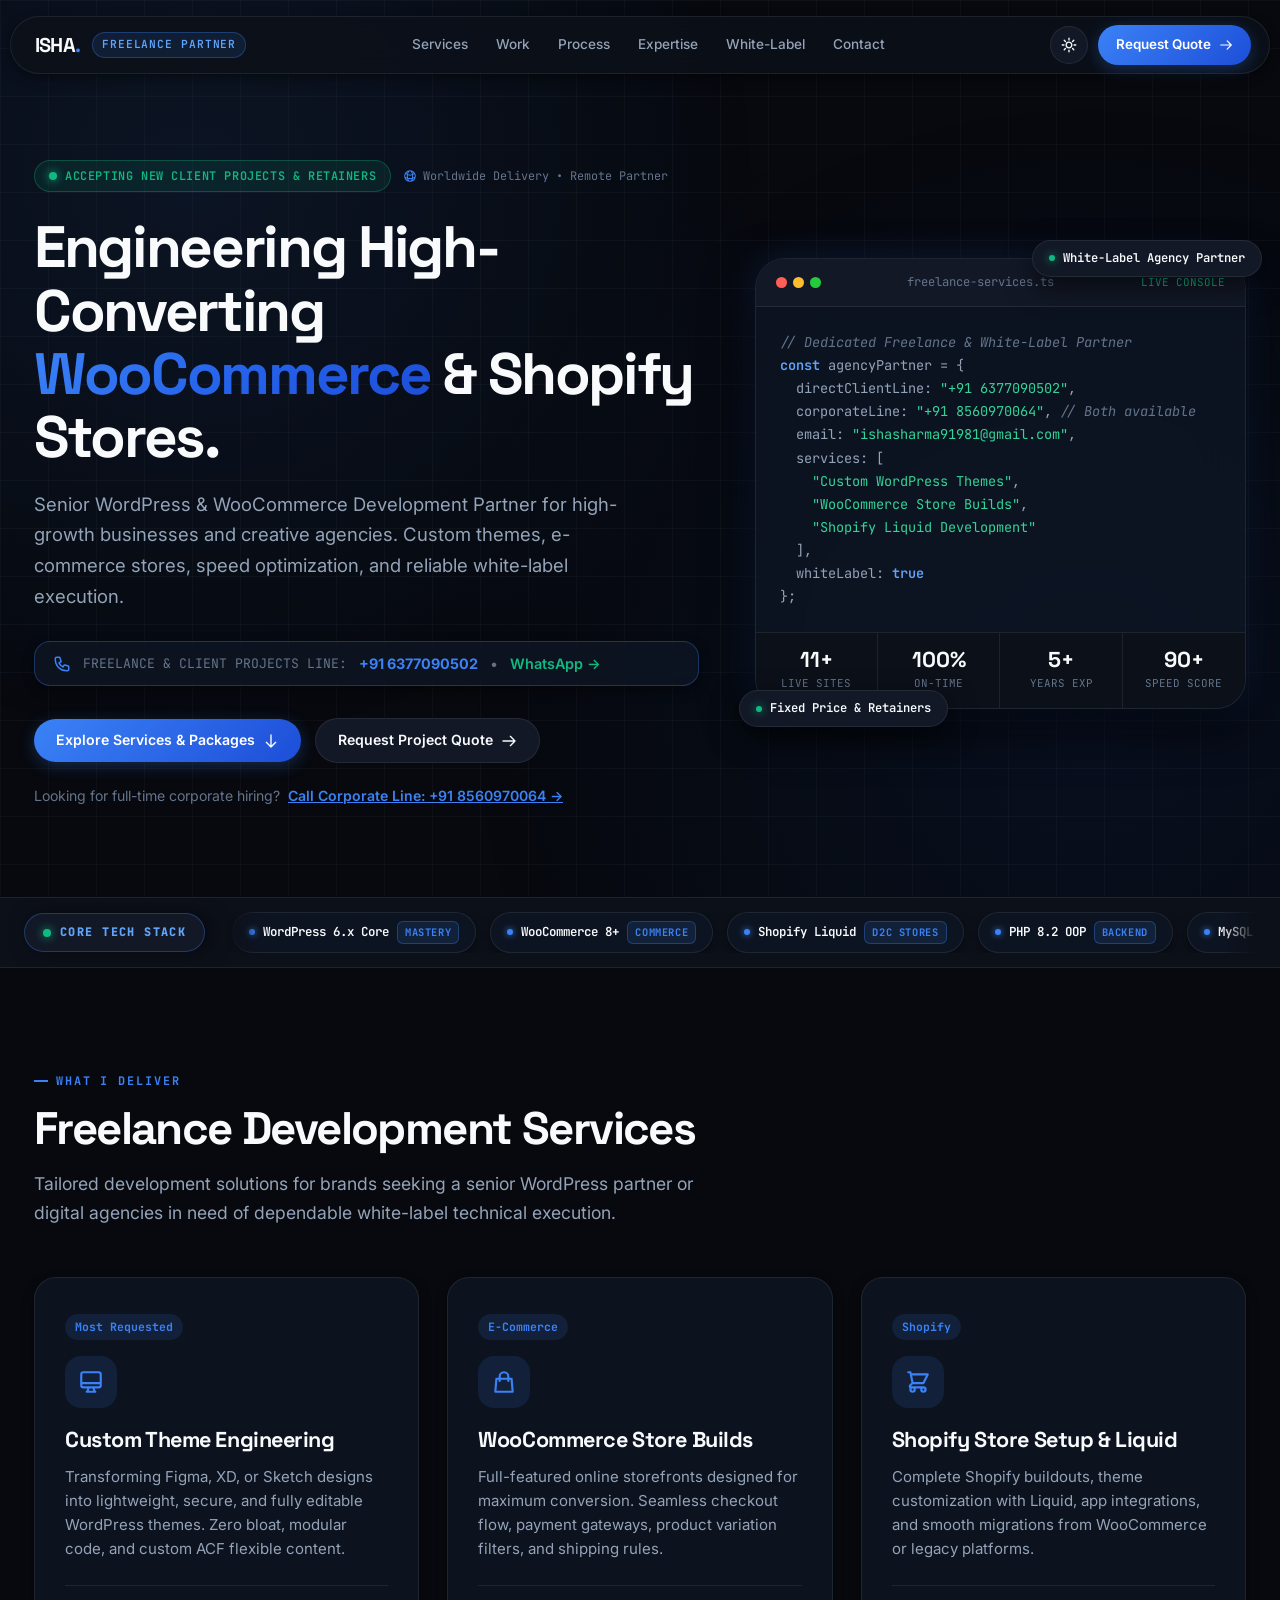
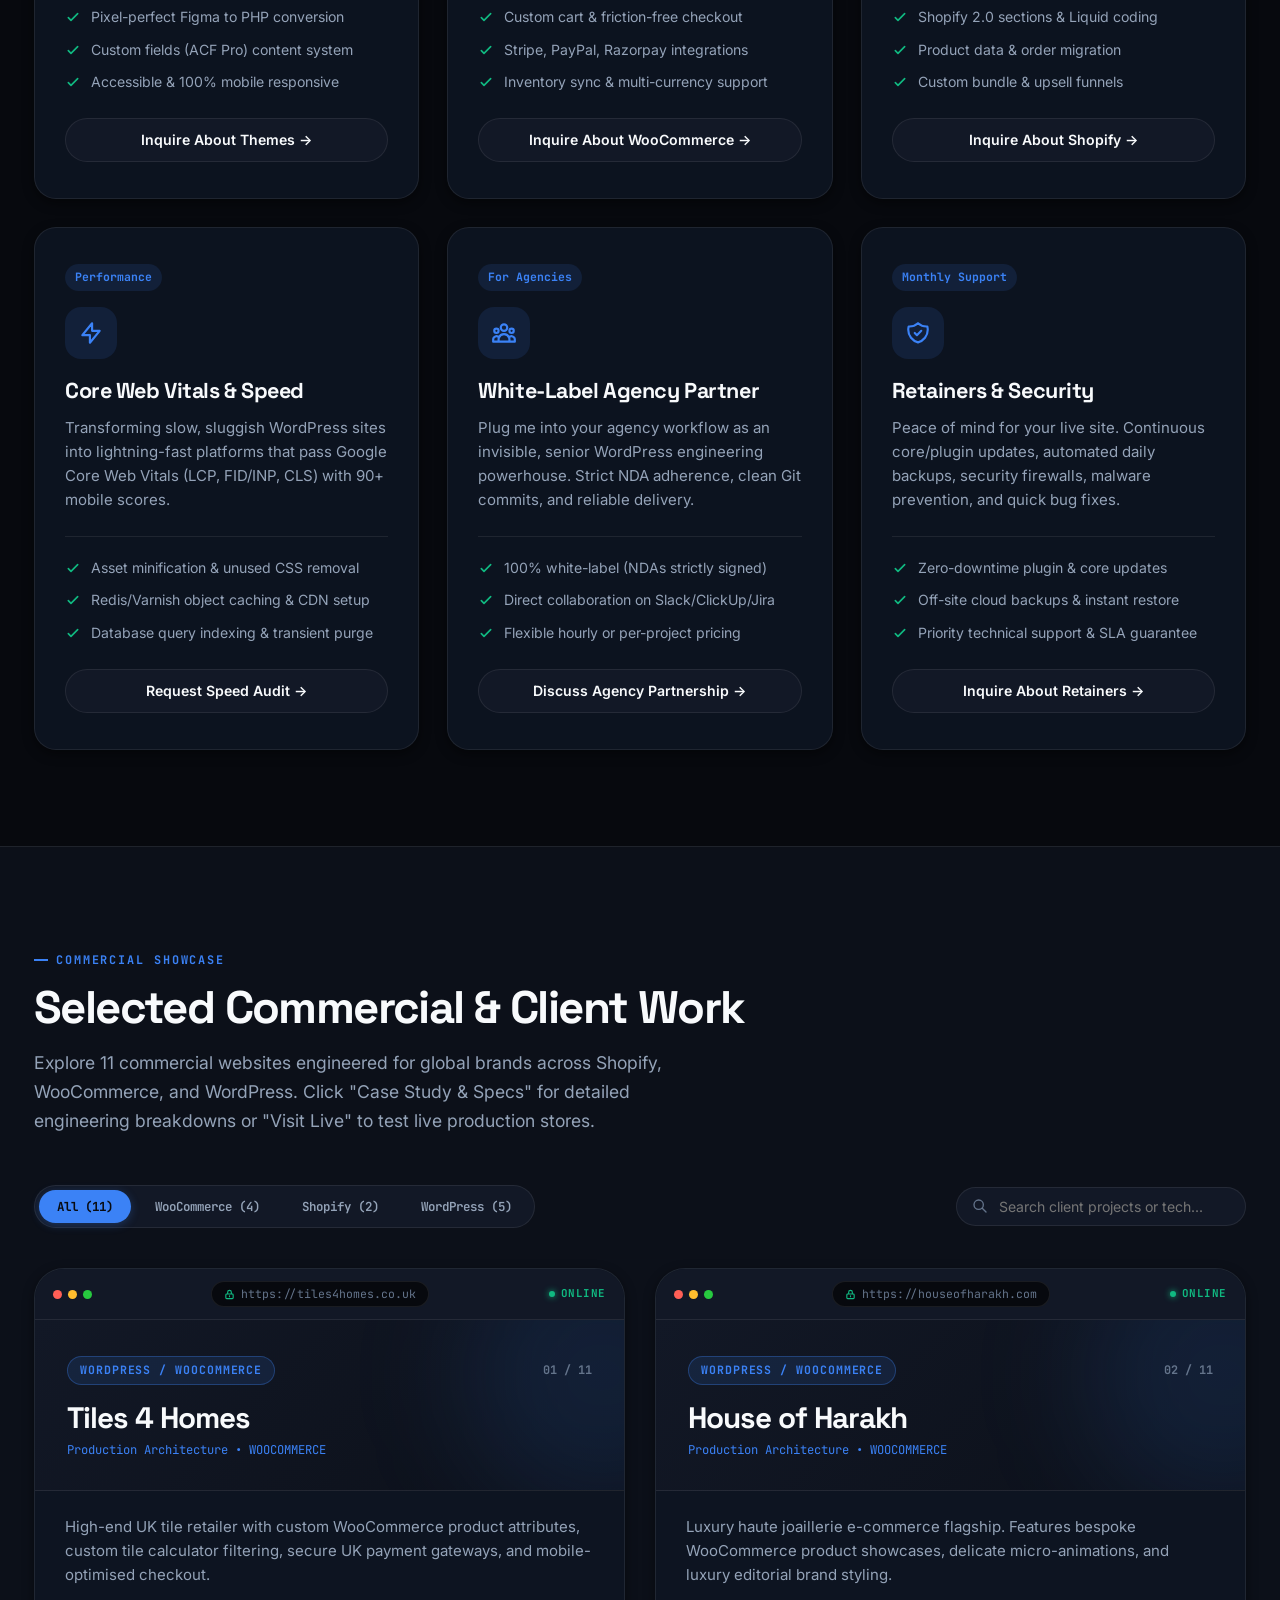
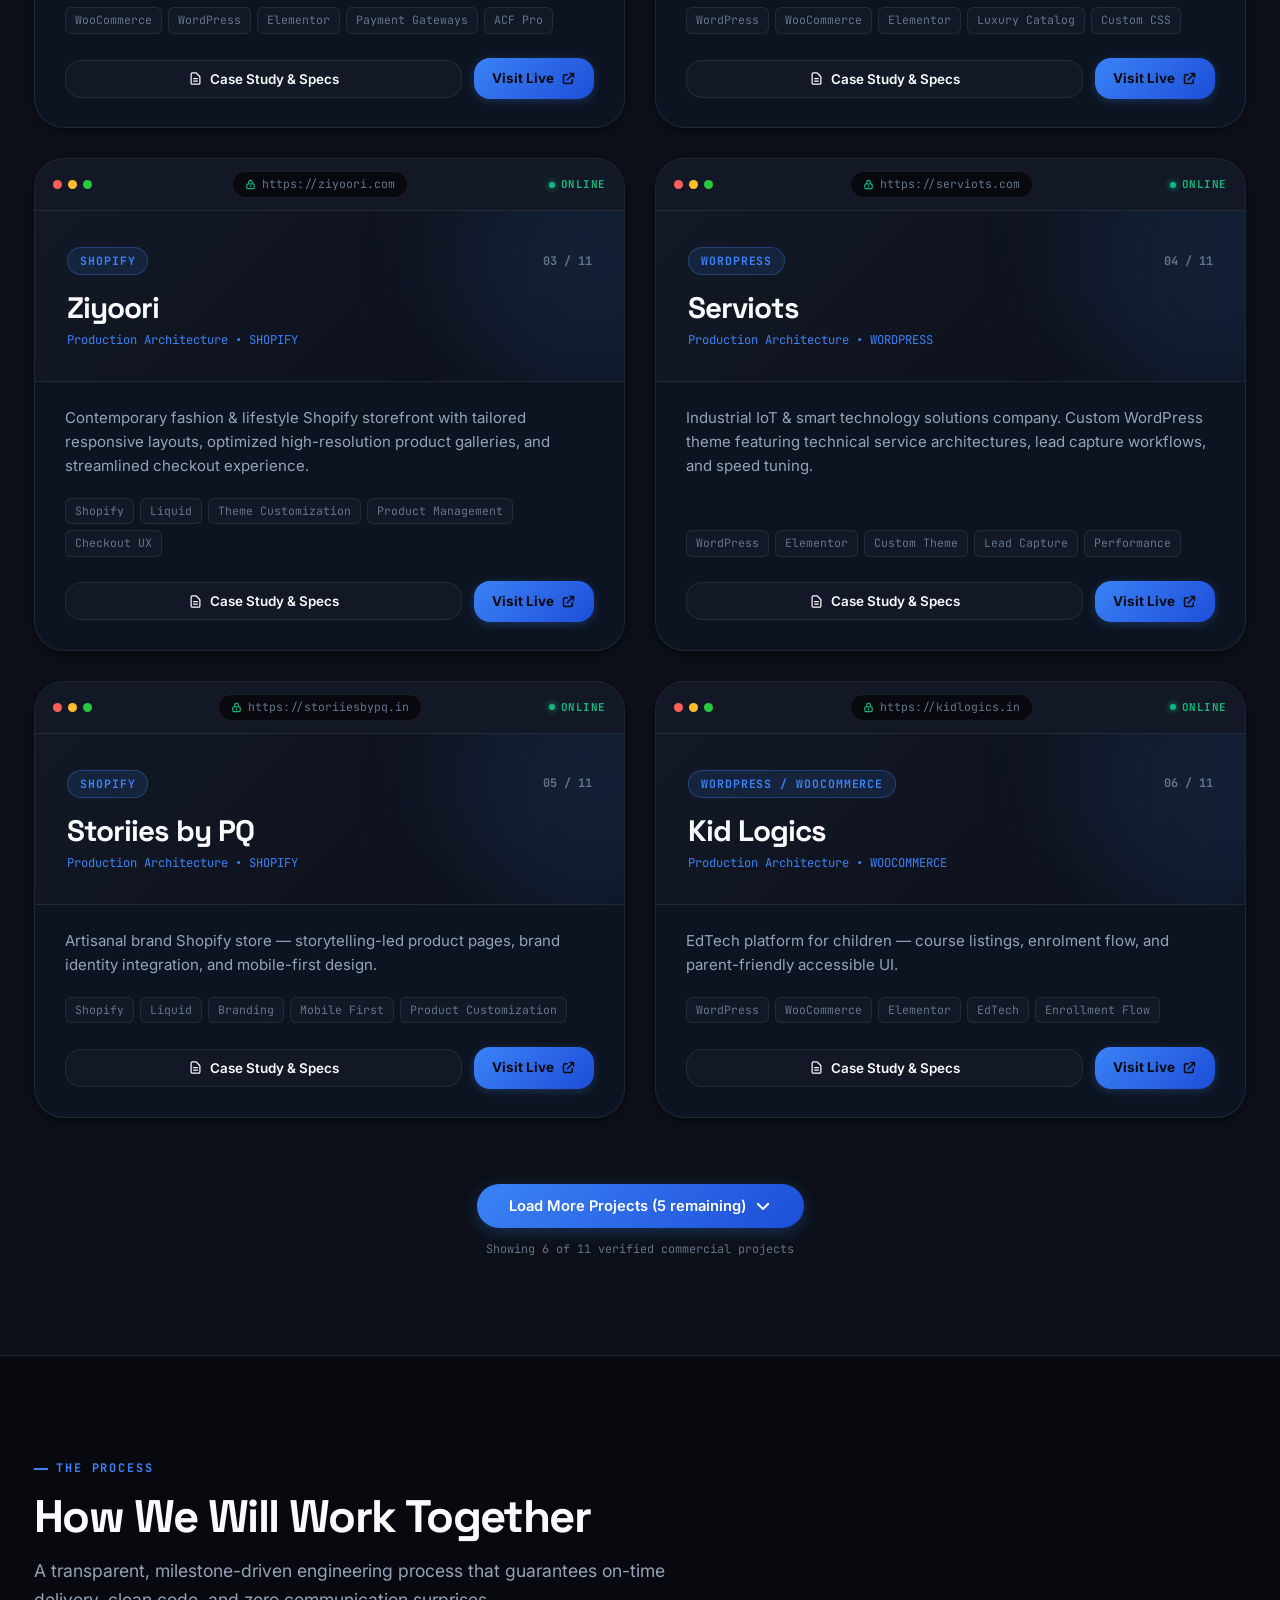
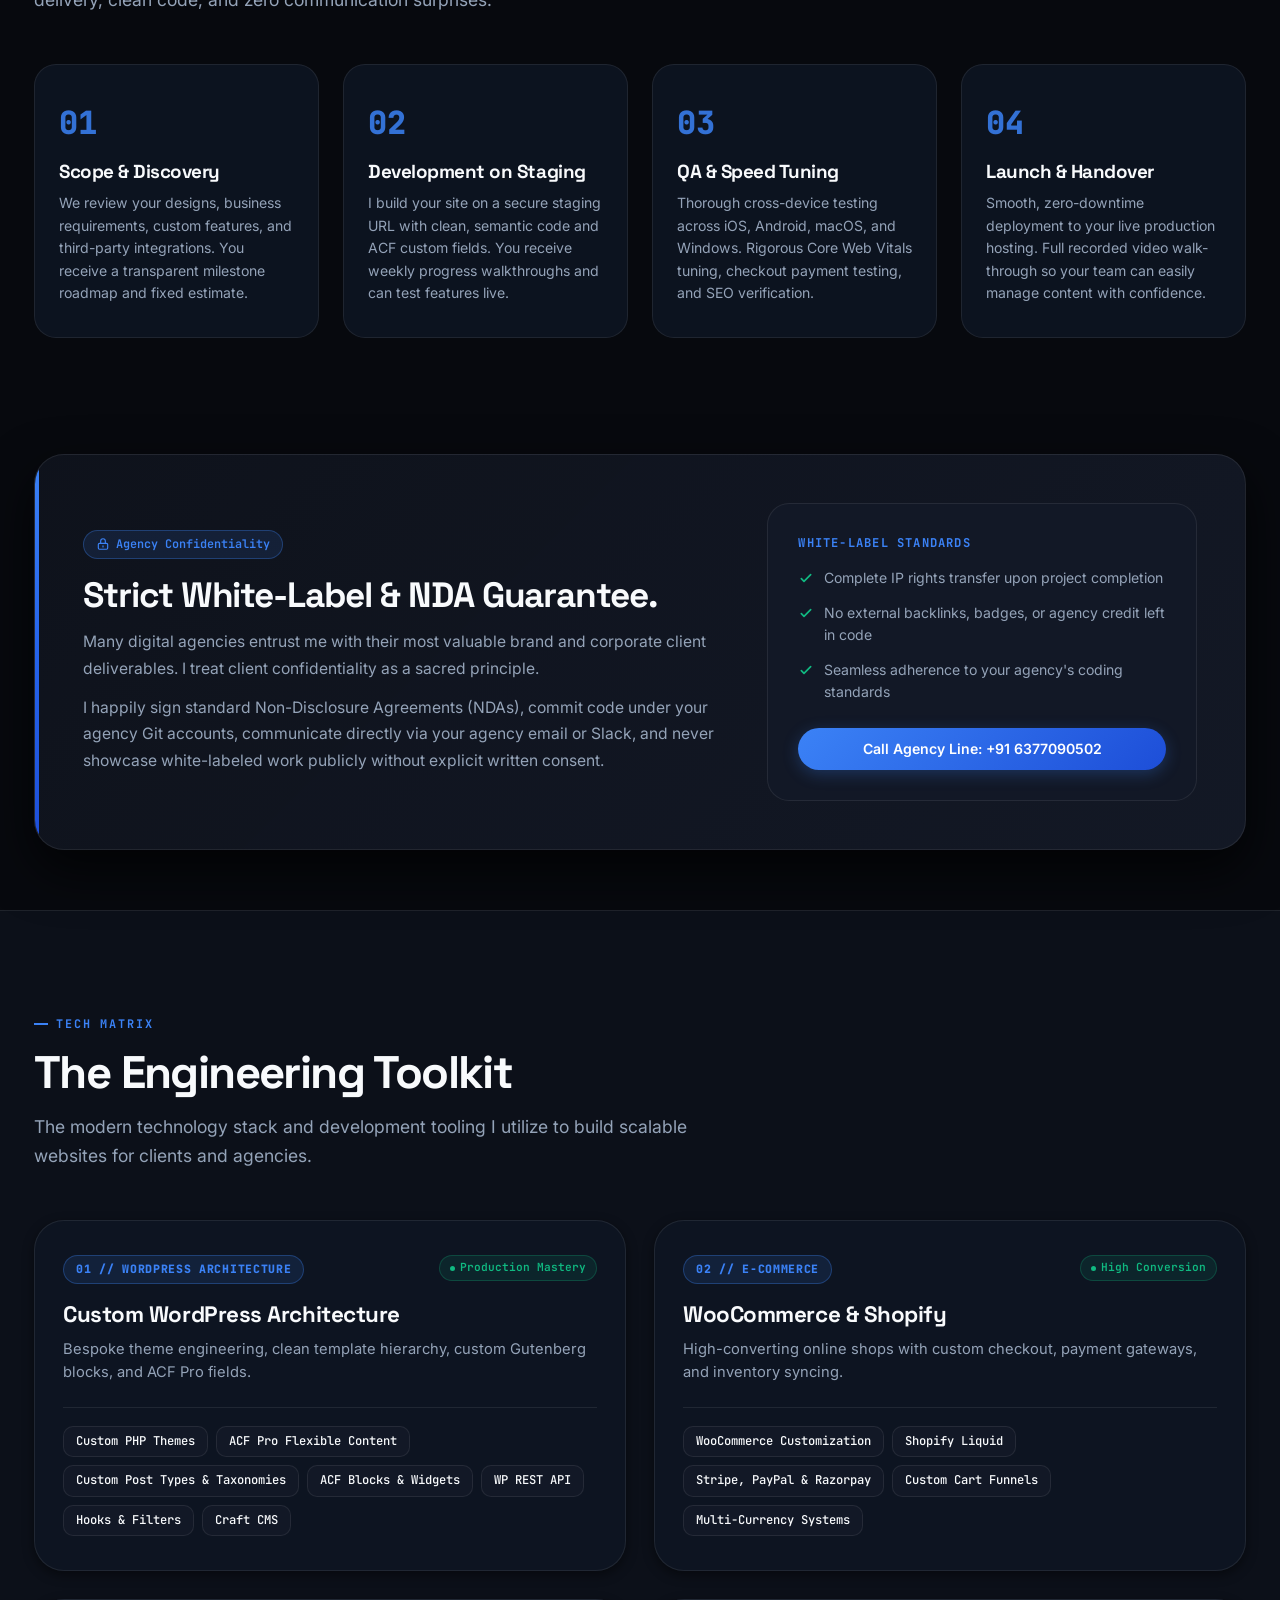
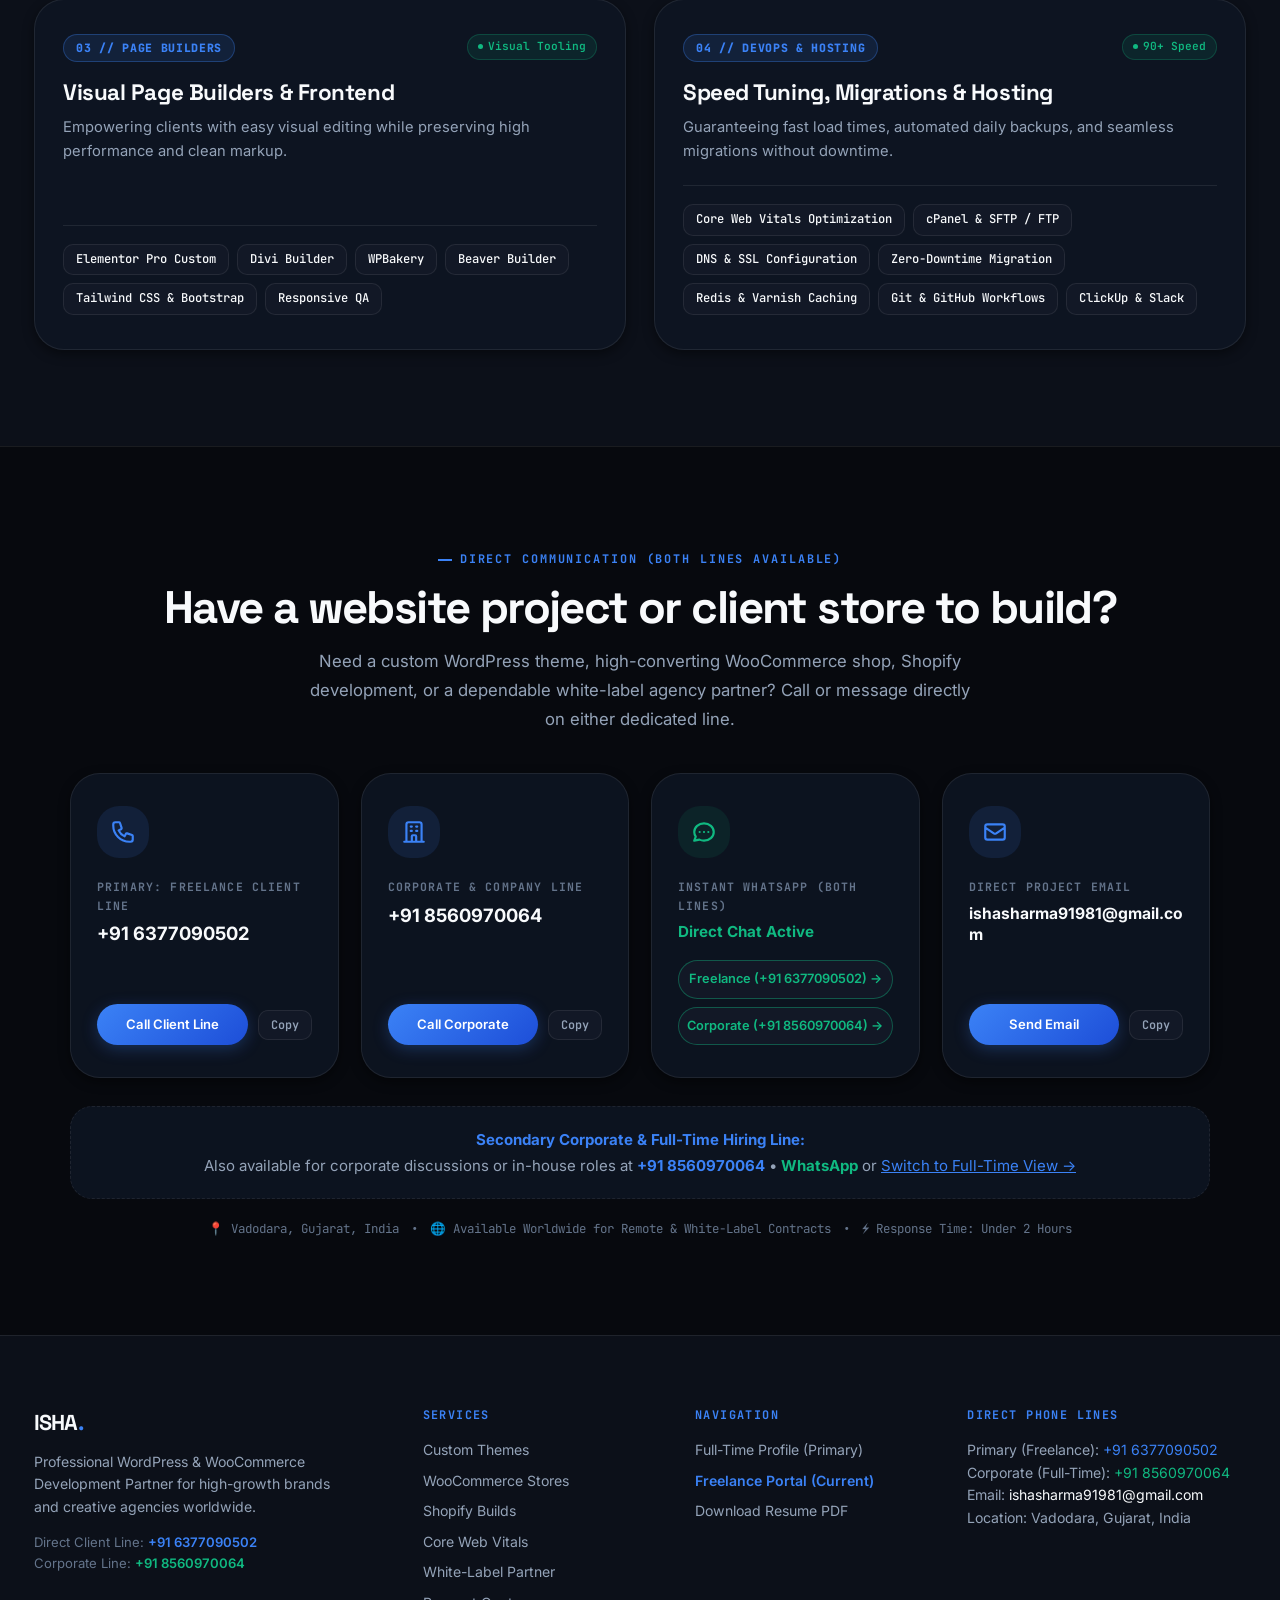
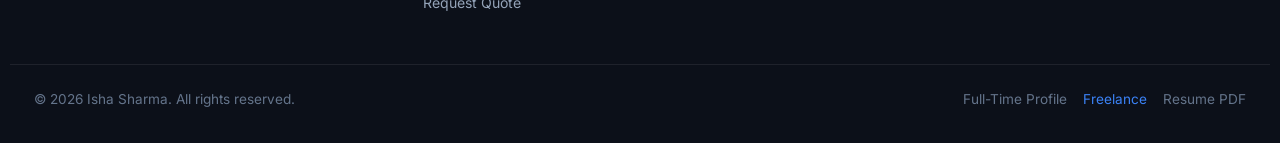
<file: freelance.html>
<!DOCTYPE html>
<html lang="en" data-theme="dark">
<head>
    <meta charset="UTF-8">
    <meta name="viewport" content="width=device-width, initial-scale=1.0">
    <title>Isha Sharma — WordPress & WooCommerce Development Partner | Freelance & Agency Solutions</title>
    <meta name="description" content="Professional WordPress & WooCommerce Freelancer. Custom theme development, Shopify stores, speed optimization, and white-label agency partnerships. Get a project quote.">
    <meta name="author" content="Isha Sharma">
    <link rel="canonical" href="https://ishasharma.dev/freelance.html">

    <!-- Open Graph Metadata -->
    <meta property="og:type" content="website">
    <meta property="og:title" content="Isha Sharma — WordPress & WooCommerce Freelance Partner">
    <meta property="og:description" content="Custom WordPress themes, high-converting WooCommerce shops, Shopify stores, and reliable white-label agency partnerships. Direct line: +91 6377090502.">
    <meta property="og:site_name" content="Isha Sharma Portfolio — Freelance & Agency Services">

    <!-- Favicon -->
    <link rel="icon" type="image/svg+xml" href="data:image/svg+xml,%3Csvg xmlns='http://www.w3.org/2000/svg' viewBox='0 0 64 64'%3E%3Cdefs%3E%3ClinearGradient id='g' x1='0%25' y1='0%25' x2='100%25' y2='100%25'%3E%3Cstop offset='0%25' stop-color='%233B82F6'/%3E%3Cstop offset='100%25' stop-color='%231D4ED8'/%3E%3C/linearGradient%3E%3C/defs%3E%3Crect width='64' height='64' rx='18' fill='url(%23g)'/%3E%3Ctext x='32' y='42' text-anchor='middle' font-family='sans-serif' font-size='26' font-weight='900' fill='%23FFFFFF'%3EIS%3C/text%3E%3C/svg%3E">

    <!-- Google Fonts: Space Grotesk, Inter, JetBrains Mono -->
    <link rel="preconnect" href="https://fonts.googleapis.com">
    <link rel="preconnect" href="https://fonts.gstatic.com" crossorigin>
    <link href="https://fonts.googleapis.com/css2?family=Inter:wght@300;400;500;600;700&family=JetBrains+Mono:wght@400;500;600;700&family=Space+Grotesk:wght@500;600;700;800&display=swap" rel="stylesheet">

    <!-- Stylesheet -->
    <link rel="stylesheet" href="assets/css/style.css?v=3.3">

    <!-- Professional Service Schema -->
    <script type="application/ld+json">
    {
      "@context": "https://schema.org",
      "@type": "ProfessionalService",
      "name": "Isha Sharma — WordPress & WooCommerce Development Partner",
      "image": "https://ishasharma.dev/assets/images/og-preview.png",
      "telephone": "+916377090502",
      "email": "ishasharma91981@gmail.com",
      "address": {
        "@type": "PostalAddress",
        "addressLocality": "Vadodara",
        "addressRegion": "Gujarat",
        "addressCountry": "India"
      },
      "priceRange": "$$",
      "knowsAbout": ["WordPress", "WooCommerce", "Shopify", "PHP", "Core Web Vitals", "Custom Theme Development"]
    }
    </script>
</head>
<body data-page-mode="freelance">

    <!-- Scroll Progress Line -->
    <div id="scrollProgressBar" class="scroll-progress-line" role="progressbar" aria-label="Reading Progress"></div>

    <!-- Sticky Navigation -->
    <header class="nav-wrapper">
        <nav class="navbar container" aria-label="Freelance Navigation">
            <div class="nav-left-brand">
                <a href="index.html" class="brand-wordmark" aria-label="Isha Sharma Home">
                    <span>ISHA</span><span class="brand-dot">.</span>
                </a>
                <span class="brand-role-tag">Freelance Partner</span>
            </div>

            <ul class="nav-center-menu" role="menubar">
                <li role="none"><a href="#services" class="nav-link" role="menuitem">Services</a></li>
                <li role="none"><a href="#work" class="nav-link" role="menuitem">Work</a></li>
                <li role="none"><a href="#workflow" class="nav-link" role="menuitem">Process</a></li>
                <li role="none"><a href="#expertise" class="nav-link" role="menuitem">Expertise</a></li>
                <li role="none"><a href="#nda" class="nav-link" role="menuitem">White-Label</a></li>
                <li role="none"><a href="#contact" class="nav-link" role="menuitem">Contact</a></li>
            </ul>

            <div class="nav-right-actions">
                <!-- Theme Toggle -->
                <button type="button" class="theme-switch-btn" id="themeToggleBtn" aria-label="Toggle visual theme" title="Toggle Light/Dark Theme">
                    <svg id="themeIcon" fill="none" viewBox="0 0 24 24" stroke-width="1.8" stroke="currentColor">
                        <path stroke-linecap="round" stroke-linejoin="round" d="M12 3v2.25m6.364.386l-1.591 1.591M21 12h-2.25m-.386 6.364l-1.591-1.591M12 18.75V21m-4.773-4.227l-1.591 1.591M5.25 12H3m4.227-4.773L5.636 5.636M15.75 12a3.75 3.75 0 11-7.5 0 3.75 3.75 0 017.5 0z" />
                    </svg>
                </button>

                <!-- Project Quote CTA -->
                <a href="#contact" class="btn-solid-accent" style="padding: 9px 18px; font-size: 0.84rem;" title="Request Project Quote">
                    <span>Request Quote</span>
                    <svg width="14" height="14" fill="none" viewBox="0 0 24 24" stroke="currentColor" stroke-width="2"><path stroke-linecap="round" stroke-linejoin="round" d="M14 5l7 7m0 0l-7 7m7-7H3"/></svg>
                </a>

                <!-- Mobile Hamburger -->
                <button type="button" class="hamburger-btn" id="hamburgerMenuBtn" aria-label="Open mobile menu" aria-expanded="false">
                    <span></span>
                    <span></span>
                    <span></span>
                </button>
            </div>
        </nav>
    </header>

    <!-- Mobile Drawer -->
    <div class="mobile-nav-drawer" id="mobileNavDrawer" aria-hidden="true">
        <a href="#services" class="mobile-nav-link">Freelance Services</a>
        <a href="#work" class="mobile-nav-link">Client Work (11 Sites)</a>
        <a href="#workflow" class="mobile-nav-link">Delivery Process</a>
        <a href="#expertise" class="mobile-nav-link">Tech Matrix</a>
        <a href="#nda" class="mobile-nav-link">White-Label Guarantee</a>
        <a href="#contact" class="mobile-nav-link">Contact Lines</a>
        <div style="padding: 18px 0; border-top: 1px solid var(--border); display: flex; flex-direction: column; gap: 10px;">
            <a href="tel:+916377090502" class="btn-solid-accent" style="justify-content: center;">Call Client Line: +91 6377090502</a>
            <a href="tel:+918560970064" class="btn-outline-minimal" style="justify-content: center;">Call Corporate Line: +91 8560970064</a>
        </div>
    </div>

    <main id="mainContent">

        <!-- ══════════════════════════════════════════════════════════
             HERO SECTION — Client & Freelance Focus
             ══════════════════════════════════════════════════════════ -->
        <section class="hero-section" id="hero">
            <div class="container hero-grid">
                <!-- Left Column -->
                <div class="hero-content-col">
                    <div class="hero-status-strip">
                        <span class="status-pill">
                            <span class="pulse-beacon" aria-hidden="true"></span>
                            <span>Accepting New Client Projects & Retainers</span>
                        </span>
                        <span class="location-pill">
                            <svg fill="none" viewBox="0 0 24 24" stroke-width="1.8" stroke="currentColor"><path stroke-linecap="round" stroke-linejoin="round" d="M12 21a9.004 9.004 0 008.716-6.747M12 21a9.004 9.004 0 01-8.716-6.747M12 21c2.485 0 4.5-4.03 4.5-9S14.485 3 12 3m0 18c-2.485 0-4.5-4.03-4.5-9S9.515 3 12 3m0 0a8.997 8.997 0 017.843 4.582M12 3a8.997 8.997 0 00-7.843 4.582m15.686 0A11.953 11.953 0 0112 10.5c-2.998 0-5.74-1.1-7.843-2.918m15.686 0A8.959 8.959 0 0121 12c0 .778-.099 1.533-.284 2.253m0 0A17.919 17.919 0 0112 16.5c-3.162 0-6.133-.815-8.716-2.247m0 0A9.015 9.015 0 013 12c0-1.605.42-3.113 1.157-4.418"/></svg>
                            <span>Worldwide Delivery &bull; Remote Partner</span>
                        </span>
                    </div>

                    <h1 class="hero-title">
                        Engineering High-Converting <span class="gradient-text">WooCommerce</span> & Shopify Stores.
                    </h1>

                    <p class="hero-subtitle">
                        Senior WordPress & WooCommerce Development Partner for high-growth businesses and creative agencies. Custom themes, e-commerce stores, speed optimization, and reliable white-label execution.
                    </p>

                    <!-- Dedicated Freelance Phone Strip -->
                    <div class="hero-contact-notice">
                        <svg fill="none" viewBox="0 0 24 24" stroke="currentColor" stroke-width="2"><path stroke-linecap="round" stroke-linejoin="round" d="M3 5a2 2 0 012-2h3.28a1 1 0 01.948.684l1.498 4.493a1 1 0 01-.502 1.21l-2.257 1.13a11.042 11.042 0 005.516 5.516l1.13-2.257a1 1 0 011.21-.502l4.493 1.498a1 1 0 01.684.949V19a2 2 0 01-2 2h-1C9.716 21 3 14.284 3 6V5z"/></svg>
                        <span style="color: var(--text-muted); font-size: 0.82rem; font-family: var(--font-mono); text-transform: uppercase;">Freelance & Client Projects Line:</span>
                        <a href="tel:+916377090502" style="font-weight: 700; color: var(--accent);">+91 6377090502</a>
                        <span style="opacity: 0.4;">&bull;</span>
                        <a href="https://wa.me/916377090502" target="_blank" rel="noopener noreferrer" style="color: var(--emerald); font-weight: 600;">WhatsApp &rarr;</a>
                    </div>

                    <div class="hero-cta-group">
                        <a href="#services" class="btn-solid-accent">
                            <span>Explore Services & Packages</span>
                            <svg width="16" height="16" fill="none" viewBox="0 0 24 24" stroke="currentColor" stroke-width="2"><path stroke-linecap="round" stroke-linejoin="round" d="M19 14l-7 7m0 0l-7-7m7 7V3"/></svg>
                        </a>
                        <a href="#contact" class="btn-outline-minimal">
                            <span>Request Project Quote</span>
                            <svg width="16" height="16" fill="none" viewBox="0 0 24 24" stroke="currentColor" stroke-width="2"><path stroke-linecap="round" stroke-linejoin="round" d="M14 5l7 7m0 0l-7 7m7-7H3"/></svg>
                        </a>
                    </div>

                    <!-- Showing both numbers callout -->
                    <div style="margin-top: 22px; font-size: 0.88rem; color: var(--text-muted); display: flex; align-items: center; gap: 8px;">
                        <span>Looking for full-time corporate hiring?</span>
                        <a href="tel:+918560970064" style="color: var(--accent); font-weight: 600; text-decoration: underline;">Call Corporate Line: +91 8560970064 &rarr;</a>
                    </div>
                </div>

                <!-- Right Column: Freelance HUD Terminal Console -->
                <div class="hero-hud-col">
                    <div class="hud-terminal-card">
                        <div class="hud-header">
                            <div class="hud-dots">
                                <span class="hud-dot red"></span>
                                <span class="hud-dot yellow"></span>
                                <span class="hud-dot green"></span>
                            </div>
                            <span class="hud-title">freelance-services.ts</span>
                            <span style="font-family: var(--font-mono); font-size: 0.68rem; color: var(--emerald);">LIVE CONSOLE</span>
                        </div>

                        <div class="hud-body">
<span class="c-com">// Dedicated Freelance & White-Label Partner</span><br>
<span class="c-kw">const</span> agencyPartner = {<br>
&nbsp;&nbsp;directClientLine: <span class="c-str">"+91 6377090502"</span>,<br>
&nbsp;&nbsp;corporateLine: <span class="c-str">"+91 8560970064"</span>, <span class="c-com">// Both available</span><br>
&nbsp;&nbsp;email: <span class="c-str">"ishasharma91981@gmail.com"</span>,<br>
&nbsp;&nbsp;services: [<br>
&nbsp;&nbsp;&nbsp;&nbsp;<span class="c-str">"Custom WordPress Themes"</span>,<br>
&nbsp;&nbsp;&nbsp;&nbsp;<span class="c-str">"WooCommerce Store Builds"</span>,<br>
&nbsp;&nbsp;&nbsp;&nbsp;<span class="c-str">"Shopify Liquid Development"</span><br>
&nbsp;&nbsp;],<br>
&nbsp;&nbsp;whiteLabel: <span class="c-kw">true</span><br>
};
                        </div>

                        <div class="hud-stats-bar">
                            <div class="hud-stat-item">
                                <div class="hud-stat-num">11+</div>
                                <div class="hud-stat-label">Live Sites</div>
                            </div>
                            <div class="hud-stat-item">
                                <div class="hud-stat-num">100%</div>
                                <div class="hud-stat-label">On-Time</div>
                            </div>
                            <div class="hud-stat-item">
                                <div class="hud-stat-num">5+</div>
                                <div class="hud-stat-label">Years Exp</div>
                            </div>
                            <div class="hud-stat-item">
                                <div class="hud-stat-num">90+</div>
                                <div class="hud-stat-label">Speed Score</div>
                            </div>
                        </div>
                    </div>

                    <div class="floating-hud-badge pos-top-right">
                        <span class="pulse-beacon" style="width: 6px; height: 6px;"></span>
                        <span>White-Label Agency Partner</span>
                    </div>
                    <div class="floating-hud-badge pos-bottom-left">
                        <span class="pulse-beacon" style="width: 6px; height: 6px;"></span>
                        <span>Fixed Price & Retainers</span>
                    </div>
                </div>
            </div>
        </section>

        <!-- Core Tech Stack Continuous Marquee -->
        <section class="marquee-strip" aria-label="Core Engineering Stack Continuous Marquee">
            <div class="marquee-container">
                <div class="marquee-static-label">
                    <span class="live-beacon"></span>
                    <span>Core Tech Stack</span>
                </div>
                <div class="marquee-scroll-viewport">
                    <div class="marquee-track">
                        <!-- Group 1 -->
                        <div class="marquee-group">
                            <span class="marquee-pill"><span class="marquee-dot"></span>WordPress 6.x Core <span class="marquee-badge">Mastery</span></span>
                            <span class="marquee-pill"><span class="marquee-dot"></span>WooCommerce 8+ <span class="marquee-badge">Commerce</span></span>
                            <span class="marquee-pill"><span class="marquee-dot"></span>Shopify Liquid <span class="marquee-badge">D2C Stores</span></span>
                            <span class="marquee-pill"><span class="marquee-dot"></span>PHP 8.2 OOP <span class="marquee-badge">Backend</span></span>
                            <span class="marquee-pill"><span class="marquee-dot"></span>MySQL &amp; Indexing <span class="marquee-badge">Database</span></span>
                            <span class="marquee-pill"><span class="marquee-dot"></span>JavaScript (ES6+) <span class="marquee-badge">Frontend</span></span>
                            <span class="marquee-pill"><span class="marquee-dot"></span>ACF Pro Architecture <span class="marquee-badge">Custom Fields</span></span>
                            <span class="marquee-pill"><span class="marquee-dot"></span>Elementor Pro Custom <span class="marquee-badge">Visual Builder</span></span>
                            <span class="marquee-pill"><span class="marquee-dot"></span>WP REST API <span class="marquee-badge">Endpoints</span></span>
                            <span class="marquee-pill"><span class="marquee-dot"></span>Core Web Vitals 90+ <span class="marquee-badge">Speed</span></span>
                            <span class="marquee-pill"><span class="marquee-dot"></span>Git &amp; CI/CD <span class="marquee-badge">DevOps</span></span>
                            <span class="marquee-pill"><span class="marquee-dot"></span>Redis / Varnish <span class="marquee-badge">Caching</span></span>
                            <span class="marquee-pill"><span class="marquee-dot"></span>Stripe &amp; Razorpay <span class="marquee-badge">Payments</span></span>
                            <span class="marquee-pill"><span class="marquee-dot"></span>Tailwind CSS <span class="marquee-badge">Modular UI</span></span>
                        </div>
                        <!-- Group 2 (Duplicate for Seamless Infinite Loop) -->
                        <div class="marquee-group" aria-hidden="true">
                            <span class="marquee-pill"><span class="marquee-dot"></span>WordPress 6.x Core <span class="marquee-badge">Mastery</span></span>
                            <span class="marquee-pill"><span class="marquee-dot"></span>WooCommerce 8+ <span class="marquee-badge">Commerce</span></span>
                            <span class="marquee-pill"><span class="marquee-dot"></span>Shopify Liquid <span class="marquee-badge">D2C Stores</span></span>
                            <span class="marquee-pill"><span class="marquee-dot"></span>PHP 8.2 OOP <span class="marquee-badge">Backend</span></span>
                            <span class="marquee-pill"><span class="marquee-dot"></span>MySQL &amp; Indexing <span class="marquee-badge">Database</span></span>
                            <span class="marquee-pill"><span class="marquee-dot"></span>JavaScript (ES6+) <span class="marquee-badge">Frontend</span></span>
                            <span class="marquee-pill"><span class="marquee-dot"></span>ACF Pro Architecture <span class="marquee-badge">Custom Fields</span></span>
                            <span class="marquee-pill"><span class="marquee-dot"></span>Elementor Pro Custom <span class="marquee-badge">Visual Builder</span></span>
                            <span class="marquee-pill"><span class="marquee-dot"></span>WP REST API <span class="marquee-badge">Endpoints</span></span>
                            <span class="marquee-pill"><span class="marquee-dot"></span>Core Web Vitals 90+ <span class="marquee-badge">Speed</span></span>
                            <span class="marquee-pill"><span class="marquee-dot"></span>Git &amp; CI/CD <span class="marquee-badge">DevOps</span></span>
                            <span class="marquee-pill"><span class="marquee-dot"></span>Redis / Varnish <span class="marquee-badge">Caching</span></span>
                            <span class="marquee-pill"><span class="marquee-dot"></span>Stripe &amp; Razorpay <span class="marquee-badge">Payments</span></span>
                            <span class="marquee-pill"><span class="marquee-dot"></span>Tailwind CSS <span class="marquee-badge">Modular UI</span></span>
                        </div>
                    </div>
                </div>
            </div>
        </section>

        <!-- ══════════════════════════════════════════════════════════
             FREELANCE SERVICES (6 CORE OFFERINGS)
             ══════════════════════════════════════════════════════════ -->
        <section class="section" id="services">
            <div class="container">
                <div class="section-head">
                    <div class="section-tag">What I Deliver</div>
                    <h2 class="section-title">Freelance Development Services</h2>
                    <p class="section-lead">Tailored development solutions for brands seeking a senior WordPress partner or digital agencies in need of dependable white-label technical execution.</p>
                </div>

                <div class="services-grid">
                    <!-- Service 1: Custom Themes -->
                    <div class="service-card">
                        <span class="service-card-tag">Most Requested</span>
                        <div class="service-card-icon">
                            <svg fill="none" viewBox="0 0 24 24" stroke="currentColor" stroke-width="2"><path stroke-linecap="round" stroke-linejoin="round" d="M9.75 17L9 20l-1 1h8l-1-1-.75-3M3 13h18M5 17h14a2 2 0 002-2V5a2 2 0 00-2-2H5a2 2 0 00-2 2v10a2 2 0 002 2z"/></svg>
                        </div>
                        <h3 class="service-card-title">Custom Theme Engineering</h3>
                        <p class="service-card-desc">
                            Transforming Figma, XD, or Sketch designs into lightweight, secure, and fully editable WordPress themes. Zero bloat, modular code, and custom ACF flexible content.
                        </p>
                        <ul class="service-features-list">
                            <li><svg viewBox="0 0 24 24" fill="none" stroke="currentColor" stroke-width="2.5"><path stroke-linecap="round" stroke-linejoin="round" d="M5 13l4 4L19 7"/></svg>Pixel-perfect Figma to PHP conversion</li>
                            <li><svg viewBox="0 0 24 24" fill="none" stroke="currentColor" stroke-width="2.5"><path stroke-linecap="round" stroke-linejoin="round" d="M5 13l4 4L19 7"/></svg>Custom fields (ACF Pro) content system</li>
                            <li><svg viewBox="0 0 24 24" fill="none" stroke="currentColor" stroke-width="2.5"><path stroke-linecap="round" stroke-linejoin="round" d="M5 13l4 4L19 7"/></svg>Accessible & 100% mobile responsive</li>
                        </ul>
                        <a href="#contact" class="btn-outline-minimal" style="width: 100%; justify-content: center;">Inquire About Themes &rarr;</a>
                    </div>

                    <!-- Service 2: WooCommerce -->
                    <div class="service-card">
                        <span class="service-card-tag">E-Commerce</span>
                        <div class="service-card-icon">
                            <svg fill="none" viewBox="0 0 24 24" stroke="currentColor" stroke-width="2"><path stroke-linecap="round" stroke-linejoin="round" d="M16 11V7a4 4 0 00-8 0v4M5 9h14l1 12H4L5 9z"/></svg>
                        </div>
                        <h3 class="service-card-title">WooCommerce Store Builds</h3>
                        <p class="service-card-desc">
                            Full-featured online storefronts designed for maximum conversion. Seamless checkout flow, payment gateways, product variation filters, and shipping rules.
                        </p>
                        <ul class="service-features-list">
                            <li><svg viewBox="0 0 24 24" fill="none" stroke="currentColor" stroke-width="2.5"><path stroke-linecap="round" stroke-linejoin="round" d="M5 13l4 4L19 7"/></svg>Custom cart & friction-free checkout</li>
                            <li><svg viewBox="0 0 24 24" fill="none" stroke="currentColor" stroke-width="2.5"><path stroke-linecap="round" stroke-linejoin="round" d="M5 13l4 4L19 7"/></svg>Stripe, PayPal, Razorpay integrations</li>
                            <li><svg viewBox="0 0 24 24" fill="none" stroke="currentColor" stroke-width="2.5"><path stroke-linecap="round" stroke-linejoin="round" d="M5 13l4 4L19 7"/></svg>Inventory sync & multi-currency support</li>
                        </ul>
                        <a href="#contact" class="btn-outline-minimal" style="width: 100%; justify-content: center;">Inquire About WooCommerce &rarr;</a>
                    </div>

                    <!-- Service 3: Shopify -->
                    <div class="service-card">
                        <span class="service-card-tag">Shopify</span>
                        <div class="service-card-icon">
                            <svg fill="none" viewBox="0 0 24 24" stroke="currentColor" stroke-width="2"><path stroke-linecap="round" stroke-linejoin="round" d="M3 3h2l.4 2M7 13h10l4-8H5.4M7 13L5.4 5M7 13l-2.293 2.293c-.63.63-.184 1.707.707 1.707H17m0 0a2 2 0 100 4 2 2 0 000-4zm-8 2a2 2 0 11-4 0 2 2 0 014 0z"/></svg>
                        </div>
                        <h3 class="service-card-title">Shopify Store Setup & Liquid</h3>
                        <p class="service-card-desc">
                            Complete Shopify buildouts, theme customization with Liquid, app integrations, and smooth migrations from WooCommerce or legacy platforms.
                        </p>
                        <ul class="service-features-list">
                            <li><svg viewBox="0 0 24 24" fill="none" stroke="currentColor" stroke-width="2.5"><path stroke-linecap="round" stroke-linejoin="round" d="M5 13l4 4L19 7"/></svg>Shopify 2.0 sections & Liquid coding</li>
                            <li><svg viewBox="0 0 24 24" fill="none" stroke="currentColor" stroke-width="2.5"><path stroke-linecap="round" stroke-linejoin="round" d="M5 13l4 4L19 7"/></svg>Product data & order migration</li>
                            <li><svg viewBox="0 0 24 24" fill="none" stroke="currentColor" stroke-width="2.5"><path stroke-linecap="round" stroke-linejoin="round" d="M5 13l4 4L19 7"/></svg>Custom bundle & upsell funnels</li>
                        </ul>
                        <a href="#contact" class="btn-outline-minimal" style="width: 100%; justify-content: center;">Inquire About Shopify &rarr;</a>
                    </div>

                    <!-- Service 4: Speed -->
                    <div class="service-card">
                        <span class="service-card-tag">Performance</span>
                        <div class="service-card-icon">
                            <svg fill="none" viewBox="0 0 24 24" stroke="currentColor" stroke-width="2"><path stroke-linecap="round" stroke-linejoin="round" d="M13 10V3L4 14h7v7l9-11h-7z"/></svg>
                        </div>
                        <h3 class="service-card-title">Core Web Vitals & Speed</h3>
                        <p class="service-card-desc">
                            Transforming slow, sluggish WordPress sites into lightning-fast platforms that pass Google Core Web Vitals (LCP, FID/INP, CLS) with 90+ mobile scores.
                        </p>
                        <ul class="service-features-list">
                            <li><svg viewBox="0 0 24 24" fill="none" stroke="currentColor" stroke-width="2.5"><path stroke-linecap="round" stroke-linejoin="round" d="M5 13l4 4L19 7"/></svg>Asset minification & unused CSS removal</li>
                            <li><svg viewBox="0 0 24 24" fill="none" stroke="currentColor" stroke-width="2.5"><path stroke-linecap="round" stroke-linejoin="round" d="M5 13l4 4L19 7"/></svg>Redis/Varnish object caching & CDN setup</li>
                            <li><svg viewBox="0 0 24 24" fill="none" stroke="currentColor" stroke-width="2.5"><path stroke-linecap="round" stroke-linejoin="round" d="M5 13l4 4L19 7"/></svg>Database query indexing & transient purge</li>
                        </ul>
                        <a href="#contact" class="btn-outline-minimal" style="width: 100%; justify-content: center;">Request Speed Audit &rarr;</a>
                    </div>

                    <!-- Service 5: White-Label -->
                    <div class="service-card">
                        <span class="service-card-tag">For Agencies</span>
                        <div class="service-card-icon">
                            <svg fill="none" viewBox="0 0 24 24" stroke="currentColor" stroke-width="2"><path stroke-linecap="round" stroke-linejoin="round" d="M17 20h5v-2a3 3 0 00-5.356-1.857M17 20H7m10 0v-2c0-.656-.126-1.283-.356-1.857M7 20H2v-2a3 3 0 015.356-1.857M7 20v-2c0-.656.126-1.283.356-1.857m0 0a5.002 5.002 0 019.288 0M15 7a3 3 0 11-6 0 3 3 0 016 0zm6 3a2 2 0 11-4 0 2 2 0 014 0zM7 10a2 2 0 11-4 0 2 2 0 014 0z"/></svg>
                        </div>
                        <h3 class="service-card-title">White-Label Agency Partner</h3>
                        <p class="service-card-desc">
                            Plug me into your agency workflow as an invisible, senior WordPress engineering powerhouse. Strict NDA adherence, clean Git commits, and reliable delivery.
                        </p>
                        <ul class="service-features-list">
                            <li><svg viewBox="0 0 24 24" fill="none" stroke="currentColor" stroke-width="2.5"><path stroke-linecap="round" stroke-linejoin="round" d="M5 13l4 4L19 7"/></svg>100% white-label (NDAs strictly signed)</li>
                            <li><svg viewBox="0 0 24 24" fill="none" stroke="currentColor" stroke-width="2.5"><path stroke-linecap="round" stroke-linejoin="round" d="M5 13l4 4L19 7"/></svg>Direct collaboration on Slack/ClickUp/Jira</li>
                            <li><svg viewBox="0 0 24 24" fill="none" stroke="currentColor" stroke-width="2.5"><path stroke-linecap="round" stroke-linejoin="round" d="M5 13l4 4L19 7"/></svg>Flexible hourly or per-project pricing</li>
                        </ul>
                        <a href="#contact" class="btn-outline-minimal" style="width: 100%; justify-content: center;">Discuss Agency Partnership &rarr;</a>
                    </div>

                    <!-- Service 6: Retainers -->
                    <div class="service-card">
                        <span class="service-card-tag">Monthly Support</span>
                        <div class="service-card-icon">
                            <svg fill="none" viewBox="0 0 24 24" stroke="currentColor" stroke-width="2"><path stroke-linecap="round" stroke-linejoin="round" d="M9 12l2 2 4-4m5.618-4.016A11.955 11.955 0 0112 2.944a11.955 11.955 0 01-8.618 3.04A12.02 12.02 0 003 9c0 5.591 3.824 10.29 9 11.622 5.176-1.332 9-6.03 9-11.622 0-1.042-.133-2.052-.382-3.016z"/></svg>
                        </div>
                        <h3 class="service-card-title">Retainers & Security</h3>
                        <p class="service-card-desc">
                            Peace of mind for your live site. Continuous core/plugin updates, automated daily backups, security firewalls, malware prevention, and quick bug fixes.
                        </p>
                        <ul class="service-features-list">
                            <li><svg viewBox="0 0 24 24" fill="none" stroke="currentColor" stroke-width="2.5"><path stroke-linecap="round" stroke-linejoin="round" d="M5 13l4 4L19 7"/></svg>Zero-downtime plugin & core updates</li>
                            <li><svg viewBox="0 0 24 24" fill="none" stroke="currentColor" stroke-width="2.5"><path stroke-linecap="round" stroke-linejoin="round" d="M5 13l4 4L19 7"/></svg>Off-site cloud backups & instant restore</li>
                            <li><svg viewBox="0 0 24 24" fill="none" stroke="currentColor" stroke-width="2.5"><path stroke-linecap="round" stroke-linejoin="round" d="M5 13l4 4L19 7"/></svg>Priority technical support & SLA guarantee</li>
                        </ul>
                        <a href="#contact" class="btn-outline-minimal" style="width: 100%; justify-content: center;">Inquire About Retainers &rarr;</a>
                    </div>
                </div>
            </div>
        </section>

        <!-- ══════════════════════════════════════════════════════════
             SELECTED CLIENT WORK (11 VERIFIED SITES)
             ══════════════════════════════════════════════════════════ -->
        <section class="section" id="work" style="background: var(--bg-surface); border-top: 1px solid var(--border); border-bottom: 1px solid var(--border);">
            <div class="container">
                <div class="section-head">
                    <div class="section-tag">Commercial Showcase</div>
                    <h2 class="section-title">Selected Commercial &amp; Client Work</h2>
                    <p class="section-lead">Explore 11 commercial websites engineered for global brands across Shopify, WooCommerce, and WordPress. Click "Case Study &amp; Specs" for detailed engineering breakdowns or "Visit Live" to test live production stores.</p>
                </div>

                <div class="projects-toolbar">
                    <div class="filter-btn-group" role="tablist" aria-label="Project Categories">
                        <button type="button" class="filter-btn active" data-filter="all" role="tab" aria-selected="true">All (11)</button>
                        <button type="button" class="filter-btn" data-filter="woocommerce" role="tab" aria-selected="false">WooCommerce (4)</button>
                        <button type="button" class="filter-btn" data-filter="shopify" role="tab" aria-selected="false">Shopify (2)</button>
                        <button type="button" class="filter-btn" data-filter="wordpress" role="tab" aria-selected="false">WordPress (5)</button>
                    </div>

                    <div class="project-search-box">
                        <svg fill="none" viewBox="0 0 24 24" stroke="currentColor"><path stroke-linecap="round" stroke-linejoin="round" stroke-width="2" d="M21 21l-6-6m2-5a7 7 0 11-14 0 7 7 0 0114 0z"/></svg>
                        <input type="text" id="projectSearchInput" placeholder="Search client projects or tech..." aria-label="Search client projects">
                    </div>
                </div>

                <div class="editorial-projects-grid" id="editorialProjectsGrid" aria-live="polite">
                    <!-- Populated dynamically by main.js -->
                </div>
            </div>
        </section>

        <!-- ══════════════════════════════════════════════════════════
             PROJECT DELIVERY WORKFLOW (4 STEPS)
             ══════════════════════════════════════════════════════════ -->
        <section class="section" id="workflow">
            <div class="container">
                <div class="section-head">
                    <div class="section-tag">The Process</div>
                    <h2 class="section-title">How We Will Work Together</h2>
                    <p class="section-lead">A transparent, milestone-driven engineering process that guarantees on-time delivery, clean code, and zero communication surprises.</p>
                </div>

                <div class="workflow-grid">
                    <div class="workflow-card">
                        <div class="workflow-step-num">01</div>
                        <h3 class="workflow-card-title">Scope & Discovery</h3>
                        <p class="workflow-card-desc">
                            We review your designs, business requirements, custom features, and third-party integrations. You receive a transparent milestone roadmap and fixed estimate.
                        </p>
                    </div>

                    <div class="workflow-card">
                        <div class="workflow-step-num">02</div>
                        <h3 class="workflow-card-title">Development on Staging</h3>
                        <p class="workflow-card-desc">
                            I build your site on a secure staging URL with clean, semantic code and ACF custom fields. You receive weekly progress walkthroughs and can test features live.
                        </p>
                    </div>

                    <div class="workflow-card">
                        <div class="workflow-step-num">03</div>
                        <h3 class="workflow-card-title">QA & Speed Tuning</h3>
                        <p class="workflow-card-desc">
                            Thorough cross-device testing across iOS, Android, macOS, and Windows. Rigorous Core Web Vitals tuning, checkout payment testing, and SEO verification.
                        </p>
                    </div>

                    <div class="workflow-card">
                        <div class="workflow-step-num">04</div>
                        <h3 class="workflow-card-title">Launch & Handover</h3>
                        <p class="workflow-card-desc">
                            Smooth, zero-downtime deployment to your live production hosting. Full recorded video walk-through so your team can easily manage content with confidence.
                        </p>
                    </div>
                </div>
            </div>
        </section>

        <!-- ══════════════════════════════════════════════════════════
             WHITE-LABEL & CONFIDENTIAL NDA PANEL
             ══════════════════════════════════════════════════════════ -->
        <section class="section" id="nda" style="padding-top: 20px; padding-bottom: 60px;">
            <div class="container">
                <div class="nda-vault-panel">
                    <div>
                        <div class="nda-lock-badge">
                            <svg width="14" height="14" fill="none" viewBox="0 0 24 24" stroke="currentColor" stroke-width="2"><path stroke-linecap="round" stroke-linejoin="round" d="M12 15v2m-6 4h12a2 2 0 002-2v-6a2 2 0 00-2-2H6a2 2 0 00-2 2v6a2 2 0 002 2zm10-10V7a4 4 0 00-8 0v4h8z"/></svg>
                            <span>Agency Confidentiality</span>
                        </div>
                        <h2 class="nda-title">Strict White-Label & NDA Guarantee.</h2>
                        <p class="nda-desc">
                            Many digital agencies entrust me with their most valuable brand and corporate client deliverables. I treat client confidentiality as a sacred principle.
                        </p>
                        <p class="nda-desc" style="margin-top: 12px;">
                            I happily sign standard Non-Disclosure Agreements (NDAs), commit code under your agency Git accounts, communicate directly via your agency email or Slack, and never showcase white-labeled work publicly without explicit written consent.
                        </p>
                    </div>

                    <div class="nda-details-box">
                        <div style="font-family: var(--font-mono); font-size: 0.76rem; color: var(--accent); text-transform: uppercase; letter-spacing: 0.1em; font-weight: 700; margin-bottom: 14px;">White-Label Standards</div>
                        <ul class="nda-details-list">
                            <li><svg viewBox="0 0 24 24" fill="none" stroke="currentColor" stroke-width="2.5"><path stroke-linecap="round" stroke-linejoin="round" d="M5 13l4 4L19 7"/></svg><span>Complete IP rights transfer upon project completion</span></li>
                            <li><svg viewBox="0 0 24 24" fill="none" stroke="currentColor" stroke-width="2.5"><path stroke-linecap="round" stroke-linejoin="round" d="M5 13l4 4L19 7"/></svg><span>No external backlinks, badges, or agency credit left in code</span></li>
                            <li><svg viewBox="0 0 24 24" fill="none" stroke="currentColor" stroke-width="2.5"><path stroke-linecap="round" stroke-linejoin="round" d="M5 13l4 4L19 7"/></svg><span>Seamless adherence to your agency's coding standards</span></li>
                        </ul>
                        <a href="tel:+916377090502" class="btn-solid-accent" style="width: 100%; justify-content: center;">Call Agency Line: +91 6377090502</a>
                    </div>
                </div>
            </div>
        </section>

        <!-- ══════════════════════════════════════════════════════════
             REDESIGNED TECHNICAL EXPERTISE — COMPETENCY MATRIX
             ══════════════════════════════════════════════════════════ -->
        <section class="section" id="expertise" style="background: var(--bg-surface); border-top: 1px solid var(--border);">
            <div class="container">
                <div class="section-head">
                    <div class="section-tag">Tech Matrix</div>
                    <h2 class="section-title">The Engineering Toolkit</h2>
                    <p class="section-lead">The modern technology stack and development tooling I utilize to build scalable websites for clients and agencies.</p>
                </div>

                <div class="competency-matrix-grid">
                    <div class="competency-card">
                        <div class="competency-header">
                            <span class="competency-num-tag">01 // WORDPRESS ARCHITECTURE</span>
                            <span class="competency-level-pill">Production Mastery</span>
                        </div>
                        <h3 class="competency-title">Custom WordPress Architecture</h3>
                        <p class="competency-desc">Bespoke theme engineering, clean template hierarchy, custom Gutenberg blocks, and ACF Pro fields.</p>
                        <div class="competency-skills-cloud">
                            <span class="matrix-skill-badge">Custom PHP Themes</span>
                            <span class="matrix-skill-badge">ACF Pro Flexible Content</span>
                            <span class="matrix-skill-badge">Custom Post Types &amp; Taxonomies</span>
                            <span class="matrix-skill-badge">ACF Blocks &amp; Widgets</span>
                            <span class="matrix-skill-badge">WP REST API</span>
                            <span class="matrix-skill-badge">Hooks &amp; Filters</span>
                            <span class="matrix-skill-badge">Craft CMS</span>
                        </div>
                    </div>

                    <div class="competency-card">
                        <div class="competency-header">
                            <span class="competency-num-tag">02 // E-COMMERCE</span>
                            <span class="competency-level-pill">High Conversion</span>
                        </div>
                        <h3 class="competency-title">WooCommerce &amp; Shopify</h3>
                        <p class="competency-desc">High-converting online shops with custom checkout, payment gateways, and inventory syncing.</p>
                        <div class="competency-skills-cloud">
                            <span class="matrix-skill-badge">WooCommerce Customization</span>
                            <span class="matrix-skill-badge">Shopify Liquid</span>
                            <span class="matrix-skill-badge">Stripe, PayPal &amp; Razorpay</span>
                            <span class="matrix-skill-badge">Custom Cart Funnels</span>
                            <span class="matrix-skill-badge">Multi-Currency Systems</span>
                        </div>
                    </div>

                    <div class="competency-card">
                        <div class="competency-header">
                            <span class="competency-num-tag">03 // PAGE BUILDERS</span>
                            <span class="competency-level-pill">Visual Tooling</span>
                        </div>
                        <h3 class="competency-title">Visual Page Builders &amp; Frontend</h3>
                        <p class="competency-desc">Empowering clients with easy visual editing while preserving high performance and clean markup.</p>
                        <div class="competency-skills-cloud">
                            <span class="matrix-skill-badge">Elementor Pro Custom</span>
                            <span class="matrix-skill-badge">Divi Builder</span>
                            <span class="matrix-skill-badge">WPBakery</span>
                            <span class="matrix-skill-badge">Beaver Builder</span>
                            <span class="matrix-skill-badge">Tailwind CSS &amp; Bootstrap</span>
                            <span class="matrix-skill-badge">Responsive QA</span>
                        </div>
                    </div>

                    <div class="competency-card">
                        <div class="competency-header">
                            <span class="competency-num-tag">04 // DEVOPS &amp; HOSTING</span>
                            <span class="competency-level-pill">90+ Speed</span>
                        </div>
                        <h3 class="competency-title">Speed Tuning, Migrations &amp; Hosting</h3>
                        <p class="competency-desc">Guaranteeing fast load times, automated daily backups, and seamless migrations without downtime.</p>
                        <div class="competency-skills-cloud">
                            <span class="matrix-skill-badge">Core Web Vitals Optimization</span>
                            <span class="matrix-skill-badge">cPanel &amp; SFTP / FTP</span>
                            <span class="matrix-skill-badge">DNS &amp; SSL Configuration</span>
                            <span class="matrix-skill-badge">Zero-Downtime Migration</span>
                            <span class="matrix-skill-badge">Redis &amp; Varnish Caching</span>
                            <span class="matrix-skill-badge">Git &amp; GitHub Workflows</span>
                            <span class="matrix-skill-badge">ClickUp &amp; Slack</span>
                        </div>
                    </div>
                </div>
            </div>
        </section>

        <!-- ══════════════════════════════════════════════════════════
             CONTACT SECTION — DIRECT CLIENT & FREELANCE HUB (SHOWING BOTH NUMBERS)
             ══════════════════════════════════════════════════════════ -->
        <section class="section" id="contact" style="border-top: 1px solid var(--border);">
            <div class="container">
                <div class="contact-hub-wrapper">
                    <div class="section-tag" style="justify-content: center;">Direct Communication (Both Lines Available)</div>
                    <h2 class="section-title">Have a website project or client store to build?</h2>
                    <p style="color: var(--text-secondary); line-height: 1.7; margin: 0 auto 40px; font-size: 1.05rem; max-width: 680px;">
                        Need a custom WordPress theme, high-converting WooCommerce shop, Shopify development, or a dependable white-label agency partner? Call or message directly on either dedicated line.
                    </p>

                    <!-- Direct Contact Cards Deck (Both Direct Lines Prominently Displayed) -->
                    <div class="contact-hub-cards-grid">
                        <!-- Card 1: Primary Freelance Client Line -->
                        <div class="contact-hub-card">
                            <div class="contact-hub-card-icon">
                                <svg fill="none" viewBox="0 0 24 24" stroke="currentColor" stroke-width="2"><path stroke-linecap="round" stroke-linejoin="round" d="M3 5a2 2 0 012-2h3.28a1 1 0 01.948.684l1.498 4.493a1 1 0 01-.502 1.21l-2.257 1.13a11.042 11.042 0 005.516 5.516l1.13-2.257a1 1 0 011.21-.502l4.493 1.498a1 1 0 01.684.949V19a2 2 0 01-2 2h-1C9.716 21 3 14.284 3 6V5z"/></svg>
                            </div>
                            <div class="contact-hub-card-label">Primary: Freelance Client Line</div>
                            <a href="tel:+916377090502" class="contact-hub-card-val">+91 6377090502</a>
                            <div class="contact-hub-card-actions">
                                <a href="tel:+916377090502" class="btn-solid-accent" style="flex: 1; justify-content: center; padding: 10px 16px; font-size: 0.82rem;">Call Client Line</a>
                                <button type="button" class="copy-pill-btn" data-copy="+91 6377090502" title="Copy freelance phone number">Copy</button>
                            </div>
                        </div>

                        <!-- Card 2: Corporate & Company Work Line -->
                        <div class="contact-hub-card">
                            <div class="contact-hub-card-icon" style="background: var(--accent-subtle); color: var(--accent);">
                                <svg fill="none" viewBox="0 0 24 24" stroke="currentColor" stroke-width="2"><path stroke-linecap="round" stroke-linejoin="round" d="M19 21V5a2 2 0 00-2-2H7a2 2 0 00-2 2v16m14 0h2m-2 0h-5m-9 0H3m2 0h5M9 7h1m-1 4h1m4-4h1m-1 4h1m-5 10v-5a1 1 0 011-1h2a1 1 0 011 1v5m-4 0h4"/></svg>
                            </div>
                            <div class="contact-hub-card-label">Corporate &amp; Company Line</div>
                            <a href="tel:+918560970064" class="contact-hub-card-val">+91 8560970064</a>
                            <div class="contact-hub-card-actions">
                                <a href="tel:+918560970064" class="btn-solid-accent" style="flex: 1; justify-content: center; padding: 10px 16px; font-size: 0.82rem;">Call Corporate</a>
                                <button type="button" class="copy-pill-btn" data-copy="+91 8560970064" title="Copy corporate phone number">Copy</button>
                            </div>
                        </div>

                        <!-- Card 3: Instant WhatsApp Chat (Both Lines) -->
                        <div class="contact-hub-card">
                            <div class="contact-hub-card-icon" style="background: var(--emerald-subtle); color: var(--emerald);">
                                <svg fill="none" viewBox="0 0 24 24" stroke="currentColor" stroke-width="2"><path stroke-linecap="round" stroke-linejoin="round" d="M8 12h.01M12 12h.01M16 12h.01M21 12c0 4.418-4.03 8-9 8a9.863 9.863 0 01-4.255-.949L3 20l1.395-3.72C3.512 15.042 3 13.574 3 12c0-4.418 4.03-8 9-8s9 3.582 9 8z"/></svg>
                            </div>
                            <div class="contact-hub-card-label">Instant WhatsApp (Both Lines)</div>
                            <div class="contact-hub-card-val" style="color: var(--emerald); font-size: 0.95rem;">Direct Chat Active</div>
                            <div class="contact-hub-card-actions" style="flex-direction: column; gap: 8px;">
                                <a href="https://wa.me/916377090502" target="_blank" rel="noopener noreferrer" class="btn-outline-minimal" style="width: 100%; justify-content: center; border-color: rgba(16, 185, 129, 0.4); color: var(--emerald); padding: 8px 12px; font-size: 0.8rem;">
                                    <span>Freelance (+91 6377090502) &rarr;</span>
                                </a>
                                <a href="https://wa.me/918560970064" target="_blank" rel="noopener noreferrer" class="btn-outline-minimal" style="width: 100%; justify-content: center; border-color: rgba(16, 185, 129, 0.4); color: var(--emerald); padding: 8px 12px; font-size: 0.8rem;">
                                    <span>Corporate (+91 8560970064) &rarr;</span>
                                </a>
                            </div>
                        </div>

                        <!-- Card 4: Email Address -->
                        <div class="contact-hub-card">
                            <div class="contact-hub-card-icon">
                                <svg fill="none" viewBox="0 0 24 24" stroke="currentColor" stroke-width="2"><path stroke-linecap="round" stroke-linejoin="round" d="M3 8l7.89 5.26a2 2 0 002.22 0L21 8M5 19h14a2 2 0 002-2V7a2 2 0 00-2-2H5a2 2 0 00-2 2v10a2 2 0 002 2z"/></svg>
                            </div>
                            <div class="contact-hub-card-label">Direct Project Email</div>
                            <a href="mailto:ishasharma91981@gmail.com" class="contact-hub-card-val" style="font-size: 0.98rem;">ishasharma91981@gmail.com</a>
                            <div class="contact-hub-card-actions">
                                <a href="mailto:ishasharma91981@gmail.com" class="btn-solid-accent" style="flex: 1; justify-content: center; padding: 10px 16px; font-size: 0.82rem;">Send Email</a>
                                <button type="button" class="copy-pill-btn" data-copy="ishasharma91981@gmail.com" title="Copy email address">Copy</button>
                            </div>
                        </div>
                    </div>

                    <!-- Alternate Corporate / Full-Time Hiring Card (SHOWING BOTH NUMBERS) -->
                    <div class="contact-hub-alt-box">
                        <strong style="color: var(--accent);">Secondary Corporate &amp; Full-Time Hiring Line:</strong><br>
                        Also available for corporate discussions or in-house roles at <a href="tel:+918560970064" style="color: var(--accent); font-weight: 700;">+91 8560970064</a> &bull; <a href="https://wa.me/918560970064" target="_blank" rel="noopener noreferrer" style="color: var(--emerald); font-weight: 700;">WhatsApp</a> or <a href="index.html" style="color: var(--accent); text-decoration: underline;">Switch to Full-Time View &rarr;</a>
                    </div>

                    <div class="contact-hub-footer-meta">
                        <span>📍 Vadodara, Gujarat, India</span>
                        <span>•</span>
                        <span>🌐 Available Worldwide for Remote &amp; White-Label Contracts</span>
                        <span>•</span>
                        <span>⚡ Response Time: Under 2 Hours</span>
                    </div>
                </div>
            </div>
        </section>

    </main>

    <!-- Global Case Study Modal -->
    <div class="case-study-modal-overlay" id="caseStudyModal" role="dialog" aria-modal="true" aria-labelledby="modalTitle" aria-hidden="true">
        <div class="case-study-modal-dialog">
            <button type="button" class="modal-close-btn" id="closeModalBtn" aria-label="Close Case Study Dialog">
                <svg fill="none" viewBox="0 0 24 24" stroke="currentColor" stroke-width="2"><path stroke-linecap="round" stroke-linejoin="round" d="M6 18L18 6M6 6l12 12"/></svg>
            </button>

            <span class="project-platform-badge" id="modalPlatform" style="margin-bottom: 8px;">Platform</span>
            <h3 style="font-size: 2rem; font-weight: 800; margin-bottom: 16px; letter-spacing: -0.03em;" id="modalTitle">Project Title</h3>

            <div style="margin-bottom: 24px;">
                <div style="font-family: var(--font-mono); font-size: 0.74rem; color: var(--accent); text-transform: uppercase; letter-spacing: 0.1em; font-weight: 700; margin-bottom: 6px;">Project Overview</div>
                <p id="modalOverview" style="color: var(--text-secondary); font-size: 0.96rem; line-height: 1.65;"></p>
            </div>

            <div style="margin-bottom: 24px;">
                <div style="font-family: var(--font-mono); font-size: 0.74rem; color: var(--accent); text-transform: uppercase; letter-spacing: 0.1em; font-weight: 700; margin-bottom: 6px;">Platform & Architecture</div>
                <p id="modalStack" style="font-family: var(--font-mono); font-size: 0.88rem; color: var(--accent); background: var(--bg-surface-elevated); padding: 8px 14px; border-radius: var(--radius-sm); border: 1px solid var(--border);"></p>
            </div>

            <div style="margin-bottom: 24px;">
                <div style="font-family: var(--font-mono); font-size: 0.74rem; color: var(--accent); text-transform: uppercase; letter-spacing: 0.1em; font-weight: 700; margin-bottom: 8px;">Key Engineering Contributions</div>
                <ul id="modalContributions" style="list-style: none; padding: 0;"></ul>
            </div>

            <div style="margin-bottom: 30px;">
                <div style="font-family: var(--font-mono); font-size: 0.74rem; color: var(--accent); text-transform: uppercase; letter-spacing: 0.1em; font-weight: 700; margin-bottom: 6px;">Custom Functionality & Integrations</div>
                <p id="modalCustom" style="color: var(--text-secondary); font-size: 0.92rem; line-height: 1.6;"></p>
            </div>

            <div style="display: flex; gap: 14px; border-top: 1px solid var(--border); padding-top: 24px;">
                <a href="#" target="_blank" rel="noopener noreferrer" class="btn-solid-accent" id="modalLiveLink">
                    <span>Visit Live Website</span>
                    <svg width="14" height="14" fill="none" viewBox="0 0 24 24" stroke="currentColor" stroke-width="2"><path stroke-linecap="round" stroke-linejoin="round" d="M10 6H6a2 2 0 00-2 2v10a2 2 0 002 2h10a2 2 0 002-2v-4M14 4h6m0 0v6m0-6L10 14"/></svg>
                </a>
            </div>
        </div>
    </div>

    <!-- Footer -->
    <footer class="footer-wrap">
        <div class="container footer-grid">
            <div>
                <a href="index.html" class="brand-wordmark" style="font-size: 1.35rem;">ISHA<span class="brand-dot">.</span></a>
                <p style="color: var(--text-secondary); font-size: 0.88rem; margin-top: 10px; max-width: 320px; line-height: 1.6;">
                    Professional WordPress & WooCommerce Development Partner for high-growth brands and creative agencies worldwide.
                </p>
                <div style="margin-top: 14px; font-size: 0.82rem; color: var(--text-muted);">
                    Direct Client Line: <a href="tel:+916377090502" style="color: var(--accent); font-weight: 600;">+91 6377090502</a><br>
                    Corporate Line: <a href="tel:+918560970064" style="color: var(--emerald); font-weight: 600;">+91 8560970064</a>
                </div>
            </div>

            <div>
                <div style="font-family: var(--font-mono); font-size: 0.74rem; color: var(--accent); text-transform: uppercase; letter-spacing: 0.12em; font-weight: 700; margin-bottom: 14px;">Services</div>
                <ul style="list-style: none; display: flex; flex-direction: column; gap: 8px; font-size: 0.88rem;">
                    <li><a href="#services" style="color: var(--text-secondary);">Custom Themes</a></li>
                    <li><a href="#services" style="color: var(--text-secondary);">WooCommerce Stores</a></li>
                    <li><a href="#services" style="color: var(--text-secondary);">Shopify Builds</a></li>
                    <li><a href="#services" style="color: var(--text-secondary);">Core Web Vitals</a></li>
                    <li><a href="#nda" style="color: var(--text-secondary);">White-Label Partner</a></li>
                    <li><a href="#contact" style="color: var(--text-secondary);">Request Quote</a></li>
                </ul>
            </div>

            <div>
                <div style="font-family: var(--font-mono); font-size: 0.74rem; color: var(--accent); text-transform: uppercase; letter-spacing: 0.12em; font-weight: 700; margin-bottom: 14px;">Navigation</div>
                <ul style="list-style: none; display: flex; flex-direction: column; gap: 8px; font-size: 0.88rem;">
                    <li><a href="index.html" style="color: var(--text-secondary);">Full-Time Profile (Primary)</a></li>
                    <li><a href="freelance.html" style="color: var(--accent); font-weight: 600;">Freelance Portal (Current)</a></li>
                    <li><a href="Resume.pdf" download style="color: var(--text-secondary);">Download Resume PDF</a></li>
                </ul>
            </div>

            <div>
                <div style="font-family: var(--font-mono); font-size: 0.74rem; color: var(--accent); text-transform: uppercase; letter-spacing: 0.12em; font-weight: 700; margin-bottom: 14px;">Direct Phone Lines</div>
                <div style="font-size: 0.88rem; color: var(--text-secondary); line-height: 1.6;">
                    Primary (Freelance): <a href="tel:+916377090502" style="color: var(--accent);">+91 6377090502</a><br>
                    Corporate (Full-Time): <a href="tel:+918560970064" style="color: var(--emerald);">+91 8560970064</a><br>
                    Email: <a href="mailto:ishasharma91981@gmail.com" style="color: var(--text-primary);">ishasharma91981@gmail.com</a><br>
                    Location: Vadodara, Gujarat, India
                </div>
            </div>
        </div>

        <div class="container footer-bottom-bar">
            <div>&copy; <span id="currentYear">2026</span> Isha Sharma. All rights reserved.</div>
            <div style="display: flex; gap: 16px;">
                <a href="index.html" style="color: var(--text-muted);">Full-Time Profile</a>
                <a href="freelance.html" style="color: var(--accent);">Freelance</a>
                <a href="Resume.pdf" download style="color: var(--text-muted);">Resume PDF</a>
            </div>
        </div>
    </footer>

    <!-- Scripts -->
    <script src="assets/js/projects-data.js?v=3.3"></script>
    <script src="assets/js/main.js?v=3.3"></script>
</body>
</html>
</file>
<file: assets/css/style.css>
/**
 * ISHA SHARMA — PORTFOLIO DESIGN SYSTEM 3.0
 * Palette: Classic Sovereign Sapphire & Midnight Obsidian
 * Dynamic Career Dossier & Technical Competency Matrix
 */

/* ══════════════════════════════════════════════════════════
   1. CSS TOKENS & SOVEREIGN SAPPHIRE THEME ENGINE
   ══════════════════════════════════════════════════════════ */
:root {
    --font-heading: 'Space Grotesk', -apple-system, BlinkMacSystemFont, 'Segoe UI', Roboto, sans-serif;
    --font-body: 'Inter', -apple-system, BlinkMacSystemFont, sans-serif;
    --font-mono: 'JetBrains Mono', 'Fira Code', monospace;

    --ease-fluid: cubic-bezier(0.16, 1, 0.3, 1);
    --transition-fast: 0.18s ease;
    --transition-base: 0.28s var(--ease-fluid);
    --transition-slow: 0.45s var(--ease-fluid);

    --radius-xs: 6px;
    --radius-sm: 10px;
    --radius-md: 16px;
    --radius-lg: 22px;
    --radius-xl: 30px;
    --radius-full: 9999px;

    --max-w: 1260px;
}

/* ──────────────────────────────────────────────────────────
   PREMIUM ROYAL SAPPHIRE & MIDNIGHT OBSIDIAN (DEFAULT)
   ────────────────────────────────────────────────────────── */
[data-theme="dark"], :root:not([data-theme="light"]) {
    --bg-base: #07090E;
    --bg-surface: #0C1019;
    --bg-surface-elevated: #121826;
    --bg-card: rgba(15, 22, 36, 0.78);
    --bg-card-hover: rgba(20, 29, 48, 0.92);
    --bg-glass: rgba(12, 16, 26, 0.88);
    --bg-subtle: rgba(255, 255, 255, 0.04);
    --bg-input: #090D15;

    --border: rgba(255, 255, 255, 0.08);
    --border-hover: rgba(59, 130, 246, 0.45);
    --border-subtle: rgba(255, 255, 255, 0.045);
    --border-accent: rgba(59, 130, 246, 0.32);

    --text-primary: #F8FAFC;
    --text-secondary: #94A3B8;
    --text-muted: #64748B;
    --text-inverse: #07090E;

    /* Classic Royal Sapphire Accent */
    --accent: #3B82F6;
    --accent-light: #60A5FA;
    --accent-dark: #2563EB;
    --accent-glow: rgba(59, 130, 246, 0.28);
    --accent-subtle: rgba(59, 130, 246, 0.12);
    --accent-gradient: linear-gradient(135deg, #3B82F6 0%, #2563EB 50%, #1D4ED8 100%);
    --accent-gradient-clean: linear-gradient(135deg, #3B82F6 0%, #1D4ED8 100%);

    --emerald: #10B981;
    --emerald-glow: rgba(16, 185, 129, 0.25);
    --emerald-subtle: rgba(16, 185, 129, 0.1);
    --cyan: #06B6D4;
    --indigo: #6366F1;

    --grid-line: rgba(255, 255, 255, 0.03);
    --shadow-sm: 0 4px 12px rgba(0, 0, 0, 0.45);
    --shadow-md: 0 10px 28px rgba(0, 0, 0, 0.58);
    --shadow-lg: 0 20px 50px rgba(0, 0, 0, 0.72);
    --shadow-glow: 0 0 35px rgba(59, 130, 246, 0.2);

    --mesh-glow-1: radial-gradient(circle at 15% 20%, rgba(59, 130, 246, 0.12) 0%, transparent 45%);
    --mesh-glow-2: radial-gradient(circle at 85% 80%, rgba(37, 99, 235, 0.09) 0%, transparent 50%);
}

/* ──────────────────────────────────────────────────────────
   PLATINUM CLASSIC LIGHT MODE
   ────────────────────────────────────────────────────────── */
[data-theme="light"] {
    --bg-base: #F8FAFC;
    --bg-surface: #FFFFFF;
    --bg-surface-elevated: #F1F5F9;
    --bg-card: rgba(255, 255, 255, 0.95);
    --bg-card-hover: #FFFFFF;
    --bg-glass: rgba(255, 255, 255, 0.92);
    --bg-subtle: rgba(15, 23, 42, 0.035);
    --bg-input: #F1F5F9;

    --border: rgba(15, 23, 42, 0.08);
    --border-hover: rgba(37, 99, 235, 0.45);
    --border-subtle: rgba(15, 23, 42, 0.045);
    --border-accent: rgba(37, 99, 235, 0.3);

    --text-primary: #0F172A;
    --text-secondary: #475569;
    --text-muted: #94A3B8;
    --text-inverse: #FFFFFF;

    /* Classic Royal Azure in Light Mode */
    --accent: #2563EB;
    --accent-light: #3B82F6;
    --accent-dark: #1D4ED8;
    --accent-glow: rgba(37, 99, 235, 0.2);
    --accent-subtle: rgba(37, 99, 235, 0.08);
    --accent-gradient: linear-gradient(135deg, #3B82F6 0%, #2563EB 50%, #1D4ED8 100%);
    --accent-gradient-clean: linear-gradient(135deg, #2563EB 0%, #1D4ED8 100%);

    --emerald: #059669;
    --emerald-glow: rgba(5, 150, 105, 0.18);
    --emerald-subtle: rgba(5, 150, 105, 0.08);
    --cyan: #0284C7;
    --indigo: #4F46E5;

    --grid-line: rgba(15, 23, 42, 0.035);
    --shadow-sm: 0 4px 14px rgba(15, 23, 42, 0.06);
    --shadow-md: 0 10px 30px rgba(15, 23, 42, 0.08);
    --shadow-lg: 0 20px 48px rgba(15, 23, 42, 0.12);
    --shadow-glow: 0 0 35px rgba(37, 99, 235, 0.15);

    --mesh-glow-1: radial-gradient(circle at 15% 20%, rgba(37, 99, 235, 0.06) 0%, transparent 40%);
    --mesh-glow-2: radial-gradient(circle at 85% 80%, rgba(29, 78, 216, 0.04) 0%, transparent 45%);
}

/* ══════════════════════════════════════════════════════════
   2. GLOBAL RESET & BASE
   ══════════════════════════════════════════════════════════ */
*, *::before, *::after {
    box-sizing: border-box;
    margin: 0;
    padding: 0;
}

html {
    font-size: 16px;
    scroll-behavior: smooth;
    -webkit-font-smoothing: antialiased;
    -moz-osx-font-smoothing: grayscale;
}

body {
    background-color: var(--bg-base);
    color: var(--text-primary);
    font-family: var(--font-body);
    line-height: 1.6;
    overflow-x: hidden;
    position: relative;
    transition: background-color var(--transition-base), color var(--transition-base);
}

body::before {
    content: '';
    position: fixed;
    top: 0; left: 0; right: 0; bottom: 0;
    background-image:
        linear-gradient(to right, var(--grid-line) 1px, transparent 1px),
        linear-gradient(to bottom, var(--grid-line) 1px, transparent 1px);
    background-size: 48px 48px;
    pointer-events: none;
    z-index: 0;
}

body::after {
    content: '';
    position: fixed;
    top: 0; left: 0; right: 0; bottom: 0;
    background: var(--mesh-glow-1), var(--mesh-glow-2);
    pointer-events: none;
    z-index: 0;
    opacity: 0.85;
}

img, svg {
    display: block;
    max-width: 100%;
}

a {
    color: inherit;
    text-decoration: none;
    transition: all var(--transition-fast);
}

button {
    font-family: inherit;
    cursor: pointer;
    border: none;
    background: none;
}

h1, h2, h3, h4, h5, h6 {
    font-family: var(--font-heading);
    font-weight: 700;
    line-height: 1.15;
    color: var(--text-primary);
    letter-spacing: -0.025em;
}

.container {
    width: 100%;
    max-width: var(--max-w);
    margin: 0 auto;
    padding: 0 24px;
    position: relative;
    z-index: 1;
}

.scroll-progress-line {
    position: fixed;
    top: 0;
    left: 0;
    width: 0%;
    height: 3px;
    background: var(--accent-gradient-clean);
    z-index: 9999;
    transition: width 0.1s linear;
}

/* ══════════════════════════════════════════════════════════
   3. STICKY NAVIGATION
   ══════════════════════════════════════════════════════════ */
.nav-wrapper {
    position: sticky;
    top: 0;
    left: 0;
    width: 100%;
    z-index: 1000;
    padding: 16px 0;
    transition: all var(--transition-base);
}

.nav-wrapper.scrolled {
    padding: 10px 0;
}

.navbar {
    display: flex;
    align-items: center;
    justify-content: space-between;
    background: var(--bg-glass);
    backdrop-filter: blur(20px);
    -webkit-backdrop-filter: blur(20px);
    border: 1px solid var(--border);
    border-radius: var(--radius-full);
    padding: 8px 18px 8px 24px;
    box-shadow: var(--shadow-sm);
    transition: all var(--transition-base);
}

.nav-wrapper.scrolled .navbar {
    border-color: var(--border-hover);
    box-shadow: var(--shadow-md), var(--shadow-glow);
}

.nav-left-brand {
    display: flex;
    align-items: center;
    gap: 12px;
}

.brand-wordmark {
    font-family: var(--font-heading);
    font-size: 1.25rem;
    font-weight: 800;
    letter-spacing: -0.04em;
    display: inline-flex;
    align-items: center;
}

.brand-wordmark .brand-dot {
    color: var(--accent);
}

.brand-role-tag {
    font-family: var(--font-mono);
    font-size: 0.7rem;
    font-weight: 600;
    padding: 3px 9px;
    background: var(--accent-subtle);
    color: var(--accent-light);
    border: 1px solid var(--border-accent);
    border-radius: var(--radius-full);
    text-transform: uppercase;
    letter-spacing: 0.08em;
    white-space: nowrap;
}

.nav-center-menu {
    display: flex;
    align-items: center;
    list-style: none;
    gap: 2px;
}

.nav-link {
    font-size: 0.85rem;
    font-weight: 500;
    color: var(--text-secondary);
    padding: 7px 13px;
    border-radius: var(--radius-full);
    transition: all var(--transition-fast);
    white-space: nowrap;
    display: inline-block;
}

.nav-link:hover, .nav-link.active {
    color: var(--text-primary);
    background: var(--bg-subtle);
}

.nav-right-actions {
    display: flex;
    align-items: center;
    gap: 10px;
}

.profile-mode-switcher {
    display: inline-flex;
    background: var(--bg-surface-elevated);
    border: 1px solid var(--border);
    border-radius: var(--radius-full);
    padding: 3px;
    white-space: nowrap;
}

.mode-tab-btn {
    font-family: var(--font-heading);
    font-size: 0.78rem;
    font-weight: 600;
    padding: 6px 14px;
    border-radius: var(--radius-full);
    color: var(--text-secondary);
    transition: all var(--transition-fast);
    display: inline-flex;
    align-items: center;
    gap: 6px;
    white-space: nowrap;
}

.mode-tab-btn:hover {
    color: var(--text-primary);
}

.mode-tab-btn.active {
    background: var(--accent-gradient-clean);
    color: #FFFFFF;
    box-shadow: 0 2px 10px var(--accent-glow);
}

.theme-switch-btn {
    width: 38px;
    height: 38px;
    border-radius: var(--radius-full);
    border: 1px solid var(--border);
    background: var(--bg-surface-elevated);
    color: var(--text-primary);
    display: flex;
    align-items: center;
    justify-content: center;
    transition: all var(--transition-fast);
}

.theme-switch-btn:hover {
    border-color: var(--accent);
    color: var(--accent);
    transform: scale(1.05);
}

.theme-switch-btn svg {
    width: 18px;
    height: 18px;
}

.btn-solid-accent {
    background: var(--accent-gradient-clean);
    color: #FFFFFF;
    font-size: 0.88rem;
    font-weight: 600;
    padding: 10px 22px;
    border-radius: var(--radius-full);
    display: inline-flex;
    align-items: center;
    gap: 8px;
    box-shadow: 0 4px 16px var(--accent-glow);
    transition: all var(--transition-fast);
    white-space: nowrap;
}

.btn-solid-accent:hover {
    transform: translateY(-2px);
    box-shadow: 0 8px 24px var(--accent-glow);
    color: #FFFFFF;
}

.btn-outline-minimal {
    border: 1px solid var(--border);
    background: var(--bg-surface-elevated);
    color: var(--text-primary);
    font-size: 0.88rem;
    font-weight: 600;
    padding: 10px 22px;
    border-radius: var(--radius-full);
    display: inline-flex;
    align-items: center;
    gap: 8px;
    transition: all var(--transition-fast);
    white-space: nowrap;
}

.btn-outline-minimal:hover {
    border-color: var(--accent);
    background: var(--accent-subtle);
    color: var(--accent);
    transform: translateY(-2px);
}

.hamburger-btn {
    display: none;
    flex-direction: column;
    justify-content: center;
    gap: 5px;
    width: 38px;
    height: 38px;
    border-radius: var(--radius-full);
    border: 1px solid var(--border);
    background: var(--bg-surface-elevated);
    padding: 8px;
}

.hamburger-btn span {
    display: block;
    width: 100%;
    height: 2px;
    background: var(--text-primary);
    border-radius: 2px;
}

.mobile-nav-drawer {
    display: none;
    position: fixed;
    top: 76px;
    left: 16px;
    right: 16px;
    background: var(--bg-glass);
    backdrop-filter: blur(24px);
    -webkit-backdrop-filter: blur(24px);
    border: 1px solid var(--border);
    border-radius: var(--radius-lg);
    padding: 24px;
    box-shadow: var(--shadow-lg);
    z-index: 999;
    flex-direction: column;
    gap: 12px;
}

.mobile-nav-drawer.open {
    display: flex;
}

.mobile-nav-drawer a {
    padding: 12px 16px;
    font-size: 1rem;
    font-weight: 600;
    color: var(--text-secondary);
    border-radius: var(--radius-md);
}

.mobile-nav-drawer a:hover,
.mobile-nav-drawer a.active {
    color: var(--text-primary);
    background: var(--bg-subtle);
}

/* ══════════════════════════════════════════════════════════
   4. HERO SECTION — ARCHITECTURAL HUD
   ══════════════════════════════════════════════════════════ */
.hero-section {
    padding: 70px 0 90px;
    position: relative;
}

.hero-grid {
    display: grid;
    grid-template-columns: 1.15fr 0.85fr;
    gap: 56px;
    align-items: center;
}

.hero-content-col {
    display: flex;
    flex-direction: column;
}

.hero-status-strip {
    display: flex;
    align-items: center;
    gap: 12px;
    margin-bottom: 24px;
    flex-wrap: wrap;
}

.status-pill {
    display: inline-flex;
    align-items: center;
    gap: 8px;
    padding: 6px 14px;
    background: var(--emerald-subtle);
    border: 1px solid rgba(16, 185, 129, 0.3);
    border-radius: var(--radius-full);
    font-family: var(--font-mono);
    font-size: 0.74rem;
    font-weight: 600;
    color: var(--emerald);
    letter-spacing: 0.05em;
    text-transform: uppercase;
}

.pulse-beacon {
    width: 8px;
    height: 8px;
    border-radius: 50%;
    background: var(--emerald);
    box-shadow: 0 0 10px var(--emerald);
    animation: beaconPulse 2s infinite;
}

@keyframes beaconPulse {
    0% { transform: scale(0.95); box-shadow: 0 0 0 0 rgba(16, 185, 129, 0.7); }
    70% { transform: scale(1.1); box-shadow: 0 0 0 8px rgba(16, 185, 129, 0); }
    100% { transform: scale(0.95); box-shadow: 0 0 0 0 rgba(16, 185, 129, 0); }
}

.location-pill {
    display: inline-flex;
    align-items: center;
    gap: 6px;
    font-family: var(--font-mono);
    font-size: 0.74rem;
    color: var(--text-muted);
}

.location-pill svg {
    width: 14px;
    height: 14px;
    color: var(--accent);
}

.hero-title {
    font-size: 3.65rem;
    font-weight: 800;
    line-height: 1.08;
    letter-spacing: -0.04em;
    margin-bottom: 20px;
}

.hero-title .gradient-text {
    background: var(--accent-gradient);
    -webkit-background-clip: text;
    -webkit-text-fill-color: transparent;
    display: inline-block;
}

.hero-subtitle {
    font-size: 1.16rem;
    color: var(--text-secondary);
    line-height: 1.65;
    max-width: 620px;
    margin-bottom: 30px;
}

.hero-contact-notice {
    display: inline-flex;
    align-items: center;
    gap: 12px;
    padding: 10px 18px;
    background: var(--bg-card);
    border: 1px solid var(--border-accent);
    border-radius: var(--radius-md);
    margin-bottom: 32px;
    font-size: 0.9rem;
    box-shadow: var(--shadow-sm);
}

.hero-contact-notice svg {
    width: 18px;
    height: 18px;
    color: var(--accent);
    flex-shrink: 0;
}

.hero-cta-group {
    display: flex;
    align-items: center;
    gap: 14px;
    flex-wrap: wrap;
}

.hero-hud-col {
    position: relative;
}

.hud-terminal-card {
    background: var(--bg-card);
    backdrop-filter: blur(24px);
    -webkit-backdrop-filter: blur(24px);
    border: 1px solid var(--border);
    border-radius: var(--radius-xl);
    overflow: hidden;
    box-shadow: var(--shadow-lg), var(--shadow-glow);
    transition: all var(--transition-base);
}

.hud-terminal-card:hover {
    border-color: var(--border-hover);
    transform: translateY(-4px);
}

.hud-header {
    background: var(--bg-surface-elevated);
    padding: 14px 20px;
    display: flex;
    align-items: center;
    justify-content: space-between;
    border-bottom: 1px solid var(--border);
}

.hud-dots {
    display: flex;
    align-items: center;
    gap: 6px;
}

.hud-dot {
    width: 11px;
    height: 11px;
    border-radius: 50%;
}

.hud-dot.red { background: #FF5F56; }
.hud-dot.yellow { background: #FFBD2E; }
.hud-dot.green { background: #27C93F; }

.hud-title {
    font-family: var(--font-mono);
    font-size: 0.76rem;
    color: var(--text-muted);
}

.hud-body {
    padding: 24px;
    font-family: var(--font-mono);
    font-size: 0.85rem;
    line-height: 1.7;
    color: var(--text-secondary);
}

.c-kw { color: #60A5FA; font-weight: 600; }
.c-str { color: #34D399; }
.c-fn { color: #38BDF8; }
.c-num { color: #93C5FD; }
.c-com { color: var(--text-muted); font-style: italic; }

.hud-stats-bar {
    display: grid;
    grid-template-columns: repeat(4, 1fr);
    border-top: 1px solid var(--border);
    background: var(--bg-surface);
}

.hud-stat-item {
    padding: 16px 14px;
    text-align: center;
    border-right: 1px solid var(--border);
}

.hud-stat-item:last-child {
    border-right: none;
}

.hud-stat-num {
    font-family: var(--font-heading);
    font-size: 1.35rem;
    font-weight: 800;
    color: var(--text-primary);
    line-height: 1;
    margin-bottom: 4px;
}

.hud-stat-label {
    font-family: var(--font-mono);
    font-size: 0.68rem;
    color: var(--text-muted);
    text-transform: uppercase;
}

.floating-hud-badge {
    position: absolute;
    background: var(--bg-surface-elevated);
    border: 1px solid var(--border);
    backdrop-filter: blur(16px);
    -webkit-backdrop-filter: blur(16px);
    border-radius: var(--radius-full);
    padding: 8px 16px;
    font-family: var(--font-mono);
    font-size: 0.76rem;
    font-weight: 600;
    color: var(--text-primary);
    display: flex;
    align-items: center;
    gap: 8px;
    box-shadow: var(--shadow-md);
    z-index: 2;
    animation: floatingFloat 4s ease-in-out infinite;
}

.floating-hud-badge.pos-top-right {
    top: -18px;
    right: -16px;
    animation-delay: 0s;
}

.floating-hud-badge.pos-bottom-left {
    bottom: -18px;
    left: -16px;
    animation-delay: 2s;
}

@keyframes floatingFloat {
    0%, 100% { transform: translateY(0); }
    50% { transform: translateY(-8px); }
}

/* ══════════════════════════════════════════════════════════
   5. CORE TECH STACK INFINITE CONTINUOUS MARQUEE
   ══════════════════════════════════════════════════════════ */
.marquee-strip {
    border-top: 1px solid var(--border);
    border-bottom: 1px solid var(--border);
    background: var(--bg-surface);
    padding: 14px 0;
    overflow: hidden;
    position: relative;
    z-index: 10;
}

.marquee-container,
.marquee-wrapper {
    display: flex;
    align-items: center;
    gap: 20px;
    width: 100%;
    max-width: 100%;
    padding: 0 24px;
    position: relative;
}

/* 100% Solid Static Label - Pinned on the left, completely opaque so no skills can override it */
.marquee-static-label,
.marquee-fixed-tag {
    display: inline-flex;
    align-items: center;
    gap: 9px;
    padding: 9px 18px;
    background: var(--bg-surface-elevated);
    border: 1px solid var(--border-accent);
    border-radius: var(--radius-full);
    font-family: var(--font-mono);
    font-size: 0.74rem;
    font-weight: 800;
    color: var(--accent-light);
    text-transform: uppercase;
    letter-spacing: 0.12em;
    white-space: nowrap;
    flex-shrink: 0;
    position: relative;
    z-index: 20;
    box-shadow: 6px 0 20px rgba(0, 0, 0, 0.5);
    margin: 0;
}

.marquee-static-label .live-beacon,
.marquee-fixed-tag .live-beacon {
    width: 8px;
    height: 8px;
    border-radius: 50%;
    background: var(--emerald);
    box-shadow: 0 0 10px var(--emerald);
    flex-shrink: 0;
}

/* Completely isolated scrolling viewport: Skills NEVER leave this container and fade out before reaching label */
.marquee-scroll-viewport {
    flex: 1;
    overflow: hidden;
    position: relative;
    mask-image: linear-gradient(90deg, transparent 0%, #000 35px, #000 calc(100% - 35px), transparent 100%);
    -webkit-mask-image: linear-gradient(90deg, transparent 0%, #000 35px, #000 calc(100% - 35px), transparent 100%);
}

.marquee-track {
    display: flex;
    align-items: center;
    width: max-content;
    animation: continuousMarquee 38s linear infinite;
    will-change: transform;
}

.marquee-track:hover {
    animation-play-state: paused;
}

@keyframes continuousMarquee {
    0% { transform: translateX(0); }
    100% { transform: translateX(-50%); }
}

.marquee-group {
    display: flex;
    align-items: center;
    gap: 14px;
    padding: 0 7px;
    flex-shrink: 0;
}

.marquee-pill {
    display: inline-flex;
    align-items: center;
    gap: 8px;
    padding: 8px 16px;
    background: var(--bg-card);
    border: 1px solid var(--border);
    border-radius: var(--radius-full);
    font-family: var(--font-mono);
    font-size: 0.78rem;
    font-weight: 600;
    color: var(--text-primary);
    white-space: nowrap;
    transition: all var(--transition-fast);
    box-shadow: var(--shadow-sm);
}

.marquee-pill:hover {
    border-color: var(--accent);
    color: var(--accent-light);
    transform: translateY(-2px);
    box-shadow: 0 4px 14px var(--accent-glow);
}

.marquee-dot {
    width: 6px;
    height: 6px;
    border-radius: 50%;
    background: var(--accent);
    box-shadow: 0 0 6px var(--accent);
}

.marquee-badge {
    font-size: 0.65rem;
    padding: 2px 7px;
    background: var(--accent-subtle);
    color: var(--accent);
    border: 1px solid var(--border-accent);
    border-radius: var(--radius-xs);
    font-weight: 700;
    text-transform: uppercase;
    letter-spacing: 0.06em;
}

/* Fallback for legacy class name */
.credibility-strip {
    border-top: 1px solid var(--border);
    border-bottom: 1px solid var(--border);
    background: var(--bg-surface);
    padding: 16px 0;
}

/* ══════════════════════════════════════════════════════════
   6. SECTION HEADINGS
   ══════════════════════════════════════════════════════════ */
.section {
    padding: 96px 0;
    position: relative;
}

.section-head {
    margin-bottom: 50px;
}

.section-tag {
    font-family: var(--font-mono);
    font-size: 0.74rem;
    font-weight: 700;
    color: var(--accent);
    text-transform: uppercase;
    letter-spacing: 0.16em;
    display: inline-flex;
    align-items: center;
    gap: 8px;
    margin-bottom: 12px;
}

.section-tag::before {
    content: '';
    width: 14px;
    height: 2px;
    background: var(--accent);
}

.section-title {
    font-size: 2.85rem;
    font-weight: 800;
    letter-spacing: -0.035em;
    margin-bottom: 14px;
}

.section-lead {
    font-size: 1.1rem;
    color: var(--text-secondary);
    max-width: 660px;
    line-height: 1.65;
}

/* ══════════════════════════════════════════════════════════
   7. REDESIGNED EXPERIENCE SECTION — INTERACTIVE DOSSIER
   ══════════════════════════════════════════════════════════ */
.experience-dossier-layout {
    display: grid;
    grid-template-columns: 0.9fr 1.1fr;
    gap: 32px;
    align-items: flex-start;
}

/* Left: Interactive Company Selector List */
.dossier-nav-list {
    display: flex;
    flex-direction: column;
    gap: 12px;
}

.dossier-company-tab {
    background: var(--bg-card);
    border: 1px solid var(--border);
    border-radius: var(--radius-lg);
    padding: 20px 24px;
    display: flex;
    align-items: center;
    justify-content: space-between;
    gap: 16px;
    cursor: pointer;
    transition: all var(--transition-base);
    position: relative;
    text-align: left;
    width: 100%;
}

.dossier-company-tab:hover {
    border-color: var(--border-hover);
    background: var(--bg-card-hover);
    transform: translateX(4px);
}

.dossier-company-tab.active {
    border-color: var(--accent);
    background: var(--bg-surface-elevated);
    box-shadow: 0 4px 20px var(--accent-glow);
}

.dossier-company-tab.active::before {
    content: '';
    position: absolute;
    left: 0;
    top: 14px;
    bottom: 14px;
    width: 4px;
    background: var(--accent);
    border-radius: 0 var(--radius-xs) var(--radius-xs) 0;
}

.tab-company-info {
    display: flex;
    align-items: center;
    gap: 14px;
}

.tab-company-badge {
    width: 42px;
    height: 42px;
    border-radius: var(--radius-md);
    background: var(--accent-subtle);
    color: var(--accent-light);
    border: 1px solid var(--border-accent);
    display: flex;
    align-items: center;
    justify-content: center;
    font-family: var(--font-mono);
    font-size: 0.95rem;
    font-weight: 800;
    flex-shrink: 0;
}

.tab-company-title {
    font-size: 1.08rem;
    font-weight: 700;
    color: var(--text-primary);
    margin-bottom: 2px;
}

.tab-company-role {
    font-size: 0.82rem;
    color: var(--text-secondary);
}

.tab-company-period {
    font-family: var(--font-mono);
    font-size: 0.72rem;
    color: var(--text-muted);
    background: var(--bg-base);
    padding: 4px 10px;
    border-radius: var(--radius-full);
    border: 1px solid var(--border);
    white-space: nowrap;
}

/* Right: Spotlight Dossier Panel */
.dossier-spotlight-panel {
    background: var(--bg-card);
    border: 1px solid var(--border);
    border-radius: var(--radius-xl);
    padding: 40px;
    box-shadow: var(--shadow-md), var(--shadow-glow);
    position: sticky;
    top: 100px;
    transition: all var(--transition-base);
}

.dossier-spotlight-panel.fade-in {
    animation: dossierFade 0.25s var(--ease-fluid);
}

@keyframes dossierFade {
    from { opacity: 0; transform: translateY(6px); }
    to { opacity: 1; transform: translateY(0); }
}

.spotlight-top-meta {
    display: flex;
    align-items: center;
    justify-content: space-between;
    gap: 16px;
    margin-bottom: 16px;
    flex-wrap: wrap;
    border-bottom: 1px solid var(--border);
    padding-bottom: 16px;
}

.spotlight-company-title {
    font-size: 1.85rem;
    font-weight: 800;
    letter-spacing: -0.03em;
    color: var(--text-primary);
    margin-bottom: 4px;
}

.spotlight-role-badge {
    font-family: var(--font-mono);
    font-size: 0.82rem;
    font-weight: 600;
    color: var(--accent);
    display: inline-flex;
    align-items: center;
    gap: 6px;
}

.spotlight-duration-pill {
    font-family: var(--font-mono);
    font-size: 0.78rem;
    font-weight: 600;
    color: var(--accent-light);
    background: var(--accent-subtle);
    border: 1px solid var(--border-accent);
    padding: 6px 14px;
    border-radius: var(--radius-full);
}

.spotlight-overview-text {
    font-size: 1rem;
    color: var(--text-secondary);
    line-height: 1.7;
    margin-bottom: 24px;
}

.spotlight-achievements-title {
    font-family: var(--font-mono);
    font-size: 0.76rem;
    font-weight: 700;
    color: var(--accent);
    text-transform: uppercase;
    letter-spacing: 0.12em;
    margin-bottom: 14px;
}

.spotlight-achievements-list {
    list-style: none;
    display: flex;
    flex-direction: column;
    gap: 12px;
    margin-bottom: 28px;
}

.spotlight-achievements-list li {
    font-size: 0.94rem;
    color: var(--text-secondary);
    line-height: 1.6;
    display: flex;
    align-items: flex-start;
    gap: 12px;
}

.spotlight-achievements-list li svg {
    width: 18px;
    height: 18px;
    color: var(--accent);
    flex-shrink: 0;
    margin-top: 2px;
}

.spotlight-stack-title {
    font-family: var(--font-mono);
    font-size: 0.76rem;
    font-weight: 700;
    color: var(--text-muted);
    text-transform: uppercase;
    letter-spacing: 0.1em;
    margin-bottom: 12px;
}

.spotlight-stack-chips {
    display: flex;
    flex-wrap: wrap;
    gap: 8px;
}

.spotlight-chip {
    font-family: var(--font-mono);
    font-size: 0.76rem;
    color: var(--text-primary);
    background: var(--bg-surface-elevated);
    border: 1px solid var(--border);
    padding: 4px 12px;
    border-radius: var(--radius-xs);
}

/* ══════════════════════════════════════════════════════════
   8. REDESIGNED TECHNICAL EXPERTISE — ARCHITECTURAL BENTO ECOSYSTEM
   ══════════════════════════════════════════════════════════ */
.competency-stats-bar {
    display: grid;
    grid-template-columns: repeat(4, 1fr);
    gap: 16px;
    margin-bottom: 36px;
    background: var(--bg-card);
    border: 1px solid var(--border);
    border-radius: var(--radius-lg);
    padding: 20px 24px;
}

.competency-stat-unit {
    display: flex;
    align-items: center;
    gap: 14px;
}

.competency-stat-icon {
    width: 40px;
    height: 40px;
    border-radius: var(--radius-md);
    background: var(--accent-subtle);
    color: var(--accent);
    display: flex;
    align-items: center;
    justify-content: center;
    flex-shrink: 0;
}

.competency-stat-icon svg {
    width: 20px;
    height: 20px;
}

.competency-stat-val {
    font-family: var(--font-heading);
    font-size: 1.15rem;
    font-weight: 800;
    color: var(--text-primary);
    line-height: 1.2;
}

.competency-stat-desc {
    font-family: var(--font-mono);
    font-size: 0.72rem;
    color: var(--text-muted);
    text-transform: uppercase;
    letter-spacing: 0.05em;
}

.competency-matrix-grid {
    display: grid;
    grid-template-columns: repeat(2, 1fr);
    gap: 28px;
}

.competency-card {
    background: var(--bg-card);
    border: 1px solid var(--border);
    border-radius: var(--radius-xl);
    padding: 34px 28px;
    display: flex;
    flex-direction: column;
    transition: all var(--transition-base);
    position: relative;
    box-shadow: var(--shadow-sm);
    overflow: hidden;
    grid-column: span 1;
}

.competency-card::before {
    content: '';
    position: absolute;
    top: 0;
    left: 0;
    right: 0;
    height: 2px;
    background: linear-gradient(90deg, transparent 0%, var(--accent) 50%, transparent 100%);
    opacity: 0;
    transition: opacity var(--transition-base);
}

.competency-card:hover {
    transform: translateY(-6px);
    border-color: var(--border-hover);
    box-shadow: var(--shadow-lg), var(--shadow-glow);
}

.competency-card:hover::before {
    opacity: 1;
}

.competency-card.span-col-2 {
    grid-column: span 1; /* Balanced 50-50 across all rows */
}

.competency-header {
    display: flex;
    align-items: flex-start;
    justify-content: space-between;
    gap: 16px;
    margin-bottom: 18px;
}

.competency-num-tag {
    font-family: var(--font-mono);
    font-size: 0.72rem;
    font-weight: 800;
    color: var(--accent);
    background: var(--accent-subtle);
    padding: 4px 12px;
    border-radius: var(--radius-full);
    border: 1px solid var(--border-accent);
    letter-spacing: 0.06em;
}

.competency-level-pill {
    font-family: var(--font-mono);
    font-size: 0.7rem;
    color: var(--emerald);
    background: var(--emerald-subtle);
    border: 1px solid rgba(16, 185, 129, 0.25);
    padding: 3px 10px;
    border-radius: var(--radius-full);
    font-weight: 600;
    display: inline-flex;
    align-items: center;
    gap: 5px;
}

.competency-level-pill::before {
    content: '';
    width: 5px;
    height: 5px;
    border-radius: 50%;
    background: var(--emerald);
}

.competency-title {
    font-size: 1.4rem;
    font-weight: 700;
    margin-bottom: 10px;
    letter-spacing: -0.02em;
}

.competency-desc {
    color: var(--text-secondary);
    font-size: 0.92rem;
    line-height: 1.6;
    margin-bottom: 22px;
    flex-grow: 1;
}

/* Embedded Code Architecture Preview Box */
.competency-code-preview {
    background: var(--bg-surface-elevated);
    border: 1px solid var(--border);
    border-radius: var(--radius-md);
    padding: 14px 18px;
    margin-bottom: 20px;
    font-family: var(--font-mono);
    font-size: 0.78rem;
    line-height: 1.6;
    color: var(--text-secondary);
}

.competency-code-preview .kw { color: #60A5FA; font-weight: 700; }
.competency-code-preview .str { color: #34D399; }
.competency-code-preview .fn { color: #38BDF8; }
.competency-code-preview .com { color: var(--text-muted); font-style: italic; }

/* Live Core Web Vitals Benchmark Targets Strip */
.competency-vitals-strip {
    display: grid;
    grid-template-columns: repeat(4, 1fr);
    gap: 10px;
    background: var(--bg-surface-elevated);
    border: 1px solid var(--border);
    border-radius: var(--radius-md);
    padding: 12px 16px;
    margin-bottom: 20px;
    text-align: center;
}

.vital-metric-item {
    display: flex;
    flex-direction: column;
    gap: 2px;
}

.vital-metric-label {
    font-family: var(--font-mono);
    font-size: 0.68rem;
    color: var(--text-muted);
    text-transform: uppercase;
}

.vital-metric-val {
    font-family: var(--font-mono);
    font-size: 0.88rem;
    font-weight: 700;
    color: var(--emerald);
}

.competency-skills-cloud {
    display: flex;
    flex-wrap: wrap;
    gap: 8px;
    border-top: 1px solid var(--border);
    padding-top: 18px;
}

.matrix-skill-badge {
    font-family: var(--font-mono);
    font-size: 0.76rem;
    font-weight: 500;
    color: var(--text-primary);
    background: var(--bg-surface-elevated);
    border: 1px solid var(--border);
    padding: 5px 12px;
    border-radius: var(--radius-sm);
    transition: all var(--transition-fast);
}

.matrix-skill-badge:hover {
    border-color: var(--accent);
    color: var(--accent-light);
    transform: translateY(-2px);
    box-shadow: 0 2px 8px var(--accent-glow);
}

/* ══════════════════════════════════════════════════════════
   9. SELECTED COMMERCIAL WORK — HIGH-IMPACT STUDIO CARDS
   ══════════════════════════════════════════════════════════ */
.projects-toolbar {
    display: flex;
    align-items: center;
    justify-content: space-between;
    gap: 20px;
    margin-bottom: 40px;
    flex-wrap: wrap;
}

.filter-btn-group {
    display: flex;
    align-items: center;
    gap: 6px;
    background: var(--bg-surface-elevated);
    border: 1px solid var(--border);
    border-radius: var(--radius-full);
    padding: 4px;
}

.filter-btn {
    font-family: var(--font-mono);
    font-size: 0.78rem;
    font-weight: 600;
    color: var(--text-secondary);
    padding: 8px 18px;
    border-radius: var(--radius-full);
    transition: all var(--transition-fast);
}

.filter-btn:hover {
    color: var(--text-primary);
}

.filter-btn.active {
    background: var(--accent);
    color: #090B10;
    font-weight: 700;
    box-shadow: 0 2px 10px var(--accent-glow);
}

.project-search-box {
    position: relative;
    min-width: 290px;
}

.project-search-box input {
    width: 100%;
    background: var(--bg-surface-elevated);
    border: 1px solid var(--border);
    border-radius: var(--radius-full);
    padding: 10px 18px 10px 42px;
    font-family: var(--font-body);
    font-size: 0.88rem;
    color: var(--text-primary);
    outline: none;
    transition: all var(--transition-fast);
}

.project-search-box input:focus {
    border-color: var(--accent);
    box-shadow: 0 0 0 3px var(--accent-subtle);
}

.project-search-box svg {
    position: absolute;
    left: 16px;
    top: 50%;
    transform: translateY(-50%);
    width: 16px;
    height: 16px;
    color: var(--text-muted);
}

.editorial-projects-grid {
    display: grid;
    grid-template-columns: repeat(12, 1fr);
    gap: 30px;
}

.project-card-frame {
    background: var(--bg-card);
    border: 1px solid var(--border);
    border-radius: var(--radius-xl);
    overflow: hidden;
    box-shadow: var(--shadow-sm);
    display: flex;
    flex-direction: column;
    transition: all var(--transition-base);
    position: relative;
}

.project-card-frame:hover {
    transform: translateY(-6px);
    border-color: var(--border-hover);
    box-shadow: var(--shadow-lg), var(--shadow-glow);
}

.project-card-frame.span-12 { grid-column: span 12; }
.project-card-frame.span-7 { grid-column: span 7; }
.project-card-frame.span-5 { grid-column: span 5; }
.project-card-frame.span-6 { grid-column: span 6; }
.project-card-frame.span-4 { grid-column: span 4; }

/* Chrome Window Mockup Bar */
.project-browser-chrome {
    background: var(--bg-surface-elevated);
    padding: 12px 18px;
    display: flex;
    align-items: center;
    justify-content: space-between;
    border-bottom: 1px solid var(--border);
}

.browser-dots {
    display: flex;
    align-items: center;
    gap: 6px;
}

.b-dot { width: 9px; height: 9px; border-radius: 50%; }
.b-dot.r { background: #FF5F56; }
.b-dot.y { background: #FFBD2E; }
.b-dot.g { background: #27C93F; }

.browser-url-pill {
    background: var(--bg-base);
    border: 1px solid var(--border);
    border-radius: var(--radius-full);
    padding: 3px 12px;
    font-family: var(--font-mono);
    font-size: 0.72rem;
    color: var(--text-muted);
    max-width: 260px;
    overflow: hidden;
    text-overflow: ellipsis;
    white-space: nowrap;
    display: flex;
    align-items: center;
    gap: 6px;
}

.browser-url-pill svg {
    width: 11px;
    height: 11px;
    color: var(--emerald);
}

.browser-status-live {
    font-family: var(--font-mono);
    font-size: 0.68rem;
    font-weight: 700;
    color: var(--emerald);
    display: flex;
    align-items: center;
    gap: 6px;
    letter-spacing: 0.05em;
}

.browser-status-live::before {
    content: '';
    width: 6px;
    height: 6px;
    border-radius: 50%;
    background: var(--emerald);
    box-shadow: 0 0 6px var(--emerald);
}

/* Studio Visual Preview Canvas */
.project-card-visual {
    padding: 36px 32px 30px;
    background: linear-gradient(135deg, var(--bg-surface-elevated) 0%, var(--bg-surface) 100%);
    border-bottom: 1px solid var(--border);
    position: relative;
    overflow: hidden;
}

.project-card-visual::after {
    content: '';
    position: absolute;
    top: -50%;
    right: -20%;
    width: 280px;
    height: 280px;
    background: var(--accent-subtle);
    border-radius: 50%;
    filter: blur(55px);
    pointer-events: none;
}

.project-visual-meta {
    display: flex;
    align-items: center;
    justify-content: space-between;
    margin-bottom: 16px;
    position: relative;
    z-index: 2;
}

.project-platform-badge {
    font-family: var(--font-mono);
    font-size: 0.72rem;
    font-weight: 700;
    color: var(--accent);
    background: var(--accent-subtle);
    border: 1px solid var(--border-accent);
    padding: 4px 12px;
    border-radius: var(--radius-full);
    display: inline-flex;
    align-items: center;
    gap: 6px;
    text-transform: uppercase;
    letter-spacing: 0.08em;
}

.project-index-num {
    font-family: var(--font-mono);
    font-size: 0.74rem;
    font-weight: 700;
    color: var(--text-muted);
}

.project-card-name {
    font-size: 1.85rem;
    font-weight: 800;
    letter-spacing: -0.035em;
    margin-bottom: 6px;
    position: relative;
    z-index: 2;
}

.project-subdomain-tag {
    font-family: var(--font-mono);
    font-size: 0.76rem;
    color: var(--accent);
    position: relative;
    z-index: 2;
}

.project-card-body {
    padding: 24px 30px 28px;
    display: flex;
    flex-direction: column;
    flex-grow: 1;
}

.project-card-desc {
    color: var(--text-secondary);
    font-size: 0.94rem;
    line-height: 1.6;
    margin-bottom: 20px;
    flex-grow: 1;
}

.project-tags-cloud {
    display: flex;
    flex-wrap: wrap;
    gap: 6px;
    margin-bottom: 24px;
}

.project-tag-item {
    font-family: var(--font-mono);
    font-size: 0.72rem;
    color: var(--text-muted);
    background: var(--bg-surface-elevated);
    border: 1px solid var(--border);
    padding: 3px 9px;
    border-radius: var(--radius-xs);
}

.project-card-actions {
    display: flex;
    align-items: center;
    gap: 12px;
}

.btn-case-study {
    flex: 1;
    background: var(--bg-surface-elevated);
    border: 1px solid var(--border);
    color: var(--text-primary);
    font-size: 0.84rem;
    font-weight: 600;
    padding: 10px 16px;
    border-radius: var(--radius-md);
    display: inline-flex;
    align-items: center;
    justify-content: center;
    gap: 7px;
    transition: all var(--transition-fast);
}

.btn-case-study:hover {
    border-color: var(--accent);
    color: var(--accent);
    background: var(--accent-subtle);
    transform: translateY(-2px);
}

.btn-live-link {
    background: var(--accent-gradient-clean);
    color: #090B10;
    font-size: 0.84rem;
    font-weight: 700;
    padding: 10px 18px;
    border-radius: var(--radius-md);
    display: inline-flex;
    align-items: center;
    gap: 7px;
    transition: all var(--transition-fast);
    box-shadow: 0 2px 8px var(--accent-glow);
}

.btn-live-link:hover {
    box-shadow: 0 4px 16px var(--accent-glow);
    transform: translateY(-2px);
    color: #090B10;
}

/* ══════════════════════════════════════════════════════════
   10. ENTERPRISE & NDA VAULT PANEL
   ══════════════════════════════════════════════════════════ */
.nda-vault-panel {
    background: linear-gradient(135deg, rgba(15, 19, 29, 0.95) 0%, rgba(21, 27, 40, 0.9) 100%);
    border: 1px solid var(--border);
    border-radius: var(--radius-xl);
    padding: 48px;
    display: grid;
    grid-template-columns: 1.2fr 0.8fr;
    gap: 40px;
    align-items: center;
    box-shadow: var(--shadow-lg);
    position: relative;
    overflow: hidden;
}

.nda-vault-panel::before {
    content: '';
    position: absolute;
    top: 0; left: 0; width: 4px; height: 100%;
    background: var(--accent-gradient);
}

.nda-lock-badge {
    display: inline-flex;
    align-items: center;
    gap: 6px;
    font-family: var(--font-mono);
    font-size: 0.74rem;
    color: var(--accent);
    background: var(--accent-subtle);
    border: 1px solid var(--border-accent);
    border-radius: var(--radius-full);
    padding: 4px 12px;
    margin-bottom: 16px;
    font-weight: 600;
}

.nda-title {
    font-size: 2.2rem;
    font-weight: 800;
    margin-bottom: 14px;
    letter-spacing: -0.03em;
}

.nda-desc {
    color: var(--text-secondary);
    font-size: 0.98rem;
    line-height: 1.7;
}

.nda-details-box {
    background: var(--bg-surface-elevated);
    border: 1px solid var(--border);
    border-radius: var(--radius-lg);
    padding: 30px;
}

.nda-details-list {
    list-style: none;
    display: flex;
    flex-direction: column;
    gap: 12px;
    margin-bottom: 24px;
}

.nda-details-list li {
    font-size: 0.88rem;
    color: var(--text-secondary);
    display: flex;
    align-items: flex-start;
    gap: 10px;
}

.nda-details-list li svg {
    width: 16px;
    height: 16px;
    color: var(--emerald);
    flex-shrink: 0;
    margin-top: 3px;
}

/* ══════════════════════════════════════════════════════════
   11. FREELANCE SPECIFIC SERVICES & WORKFLOW
   ══════════════════════════════════════════════════════════ */
.services-grid {
    display: grid;
    grid-template-columns: repeat(3, 1fr);
    gap: 28px;
}

.service-card {
    background: var(--bg-card);
    border: 1px solid var(--border);
    border-radius: var(--radius-lg);
    padding: 36px 30px;
    display: flex;
    flex-direction: column;
    transition: all var(--transition-base);
    box-shadow: var(--shadow-sm);
}

.service-card:hover {
    transform: translateY(-6px);
    border-color: var(--accent);
    box-shadow: var(--shadow-lg), var(--shadow-glow);
}

.service-card-tag {
    font-family: var(--font-mono);
    font-size: 0.72rem;
    font-weight: 700;
    color: var(--accent);
    background: var(--accent-subtle);
    padding: 4px 10px;
    border-radius: var(--radius-full);
    display: inline-block;
    width: fit-content;
    margin-bottom: 16px;
}

.service-card-icon {
    width: 52px;
    height: 52px;
    border-radius: var(--radius-md);
    background: var(--accent-subtle);
    color: var(--accent);
    display: flex;
    align-items: center;
    justify-content: center;
    margin-bottom: 20px;
}

.service-card-icon svg { width: 26px; height: 26px; }

.service-card-title {
    font-size: 1.35rem;
    font-weight: 700;
    margin-bottom: 12px;
    letter-spacing: -0.02em;
}

.service-card-desc {
    color: var(--text-secondary);
    font-size: 0.94rem;
    line-height: 1.6;
    margin-bottom: 24px;
    flex-grow: 1;
}

.service-features-list {
    list-style: none;
    display: flex;
    flex-direction: column;
    gap: 10px;
    border-top: 1px solid var(--border);
    padding-top: 20px;
    margin-bottom: 24px;
}

.service-features-list li {
    font-size: 0.88rem;
    color: var(--text-secondary);
    display: flex;
    align-items: flex-start;
    gap: 10px;
}

.service-features-list li svg {
    width: 16px;
    height: 16px;
    color: var(--emerald);
    flex-shrink: 0;
    margin-top: 3px;
}

.workflow-grid {
    display: grid;
    grid-template-columns: repeat(4, 1fr);
    gap: 24px;
}

.workflow-card {
    background: var(--bg-card);
    border: 1px solid var(--border);
    border-radius: var(--radius-lg);
    padding: 32px 24px;
    transition: all var(--transition-base);
}

.workflow-card:hover {
    transform: translateY(-4px);
    border-color: var(--accent);
}

.workflow-step-num {
    font-family: var(--font-mono);
    font-size: 2rem;
    font-weight: 800;
    color: var(--accent);
    opacity: 0.85;
    margin-bottom: 12px;
}

.workflow-card-title {
    font-size: 1.18rem;
    font-weight: 700;
    margin-bottom: 10px;
}

.workflow-card-desc {
    font-size: 0.88rem;
    color: var(--text-secondary);
    line-height: 1.6;
}

/* ══════════════════════════════════════════════════════════
   12. RESUME CTA PANEL
   ══════════════════════════════════════════════════════════ */
.resume-cta-panel {
    background: var(--bg-card);
    border: 1px solid var(--border);
    border-radius: var(--radius-xl);
    padding: 44px 48px;
    display: flex;
    align-items: center;
    justify-content: space-between;
    gap: 32px;
    box-shadow: var(--shadow-md);
    position: relative;
    overflow: hidden;
}

.resume-cta-panel::before {
    content: '';
    position: absolute;
    top: 0; left: 0; right: 0; height: 3px;
    background: var(--accent-gradient-clean);
}

/* ══════════════════════════════════════════════════════════
   13. DIRECT COMMUNICATION HUB (FORM REMOVED)
   ══════════════════════════════════════════════════════════ */
.contact-hub-wrapper {
    max-width: 1140px;
    margin: 0 auto;
    text-align: center;
}

.contact-hub-cards-grid {
    display: grid;
    grid-template-columns: repeat(auto-fit, minmax(240px, 1fr));
    gap: 22px;
    margin-bottom: 28px;
    text-align: left;
}

.contact-hub-card {
    background: var(--bg-card);
    border: 1px solid var(--border);
    border-radius: var(--radius-xl);
    padding: 32px 26px;
    display: flex;
    flex-direction: column;
    transition: all var(--transition-base);
    box-shadow: var(--shadow-sm);
    position: relative;
    overflow: hidden;
}

.contact-hub-card:hover {
    transform: translateY(-6px);
    border-color: var(--accent);
    box-shadow: var(--shadow-lg), var(--shadow-glow);
}

.contact-hub-card-icon {
    width: 52px;
    height: 52px;
    border-radius: var(--radius-lg);
    background: var(--accent-subtle);
    color: var(--accent);
    display: flex;
    align-items: center;
    justify-content: center;
    margin-bottom: 20px;
}

.contact-hub-card-icon svg {
    width: 26px;
    height: 26px;
}

.contact-hub-card-label {
    font-family: var(--font-mono);
    font-size: 0.72rem;
    font-weight: 700;
    color: var(--text-muted);
    text-transform: uppercase;
    letter-spacing: 0.1em;
    margin-bottom: 6px;
}

.contact-hub-card-val {
    font-size: 1.15rem;
    font-weight: 700;
    color: var(--text-primary);
    margin-bottom: 18px;
    word-break: break-all;
    line-height: 1.4;
}

.contact-hub-card-val:hover {
    color: var(--accent);
}

.contact-hub-card-actions {
    display: flex;
    align-items: center;
    gap: 10px;
    margin-top: auto;
}

.contact-hub-alt-box {
    padding: 20px 28px;
    background: var(--bg-card);
    border: 1px dashed var(--border);
    border-radius: var(--radius-lg);
    font-size: 0.94rem;
    color: var(--text-secondary);
    text-align: center;
    margin-bottom: 20px;
    line-height: 1.7;
}

.contact-hub-footer-meta {
    font-family: var(--font-mono);
    font-size: 0.78rem;
    color: var(--text-muted);
    display: flex;
    align-items: center;
    justify-content: center;
    gap: 12px;
    flex-wrap: wrap;
    margin-top: 14px;
}

/* Load More Projects Styling */
.load-more-wrap {
    grid-column: span 12;
    display: flex;
    flex-direction: column;
    align-items: center;
    justify-content: center;
    margin-top: 36px;
    gap: 12px;
}

.contact-layout-grid {
    display: grid;
    grid-template-columns: 1.1fr 0.9fr;
    gap: 56px;
    align-items: flex-start;
}

.contact-info-cards {
    display: flex;
    flex-direction: column;
    gap: 16px;
}

.contact-card-item {
    background: var(--bg-card);
    border: 1px solid var(--border);
    border-radius: var(--radius-md);
    padding: 18px 22px;
    display: flex;
    align-items: center;
    gap: 16px;
    transition: all var(--transition-fast);
}

.contact-card-item:hover {
    border-color: var(--border-hover);
    transform: translateY(-2px);
}

.contact-icon-box {
    width: 44px;
    height: 44px;
    border-radius: var(--radius-md);
    background: var(--accent-subtle);
    color: var(--accent);
    display: flex;
    align-items: center;
    justify-content: center;
    flex-shrink: 0;
}

.contact-icon-box svg { width: 22px; height: 22px; }

.contact-card-label {
    font-family: var(--font-mono);
    font-size: 0.72rem;
    color: var(--text-muted);
    text-transform: uppercase;
    letter-spacing: 0.08em;
    margin-bottom: 2px;
}

.contact-card-value {
    font-size: 1.05rem;
    font-weight: 700;
    color: var(--text-primary);
}

.contact-card-value:hover { color: var(--accent); }

.copy-btn, .copy-pill-btn {
    font-family: var(--font-mono);
    font-size: 0.74rem;
    font-weight: 600;
    color: var(--text-secondary);
    background: var(--bg-surface-elevated);
    border: 1px solid var(--border);
    border-radius: var(--radius-sm);
    padding: 6px 12px;
    transition: all var(--transition-fast);
}

.copy-btn:hover, .copy-pill-btn:hover {
    color: var(--accent);
    border-color: var(--accent);
}

.contact-form-wrap {
    background: var(--bg-card);
    border: 1px solid var(--border);
    border-radius: var(--radius-xl);
    padding: 36px;
    box-shadow: var(--shadow-md);
}

.form-group { margin-bottom: 20px; }

.form-label {
    display: block;
    font-family: var(--font-mono);
    font-size: 0.76rem;
    font-weight: 600;
    color: var(--text-secondary);
    text-transform: uppercase;
    letter-spacing: 0.06em;
    margin-bottom: 8px;
}

.form-input, .form-select, .form-textarea {
    width: 100%;
    background: var(--bg-input);
    border: 1px solid var(--border);
    border-radius: var(--radius-md);
    padding: 12px 16px;
    font-family: var(--font-body);
    font-size: 0.92rem;
    color: var(--text-primary);
    outline: none;
    transition: all var(--transition-fast);
}

.form-input:focus, .form-select:focus, .form-textarea:focus {
    border-color: var(--accent);
    box-shadow: 0 0 0 3px var(--accent-subtle);
}

.form-textarea {
    min-height: 120px;
    resize: vertical;
}

/* ══════════════════════════════════════════════════════════
   14. CASE STUDY MODAL DIALOG
   ══════════════════════════════════════════════════════════ */
.case-study-modal-overlay {
    position: fixed;
    top: 0; left: 0; right: 0; bottom: 0;
    background: rgba(4, 6, 10, 0.88);
    backdrop-filter: blur(20px);
    -webkit-backdrop-filter: blur(20px);
    z-index: 9999;
    display: none;
    align-items: center;
    justify-content: center;
    padding: 24px;
    opacity: 0;
    transition: opacity var(--transition-base);
}

.case-study-modal-overlay.open {
    display: flex;
    opacity: 1;
}

.case-study-modal-dialog {
    background: var(--bg-surface);
    border: 1px solid var(--border);
    border-radius: var(--radius-xl);
    width: 100%;
    max-width: 780px;
    max-height: 88vh;
    overflow-y: auto;
    padding: 40px;
    position: relative;
    box-shadow: var(--shadow-lg), var(--shadow-glow);
    animation: modalScaleUp 0.28s var(--ease-fluid) forwards;
}

@keyframes modalScaleUp {
    from { transform: scale(0.96) translateY(10px); opacity: 0; }
    to { transform: scale(1) translateY(0); opacity: 1; }
}

.modal-close-btn {
    position: absolute;
    top: 20px;
    right: 20px;
    width: 36px;
    height: 36px;
    border-radius: 50%;
    background: var(--bg-surface-elevated);
    border: 1px solid var(--border);
    color: var(--text-secondary);
    display: flex;
    align-items: center;
    justify-content: center;
    transition: all var(--transition-fast);
}

.modal-close-btn:hover {
    color: var(--text-primary);
    border-color: var(--accent);
    transform: rotate(90deg);
}

.modal-close-btn svg { width: 18px; height: 18px; }

/* ══════════════════════════════════════════════════════════
   15. FOOTER
   ══════════════════════════════════════════════════════════ */
.footer-wrap {
    border-top: 1px solid var(--border);
    background: var(--bg-surface);
    padding: 70px 0 32px;
}

.footer-grid {
    display: grid;
    grid-template-columns: 1.5fr 1fr 1fr 1.2fr;
    gap: 40px;
    margin-bottom: 50px;
}

.footer-bottom-bar {
    border-top: 1px solid var(--border);
    padding-top: 24px;
    display: flex;
    align-items: center;
    justify-content: space-between;
    font-size: 0.85rem;
    color: var(--text-muted);
    flex-wrap: wrap;
    gap: 16px;
}

/* ══════════════════════════════════════════════════════════
   16. RESPONSIVE BREAKPOINTS
   ══════════════════════════════════════════════════════════ */
@media (max-width: 1200px) {
    .nav-link { padding: 6px 10px; font-size: 0.82rem; }
    .nav-right-actions { gap: 8px; }
}

@media (max-width: 1080px) {
    .brand-role-tag { display: none; }
    .hero-grid { grid-template-columns: 1fr; gap: 48px; }
    .hero-title { font-size: 3rem; }
    .project-card-frame.span-7,
    .project-card-frame.span-5,
    .project-card-frame.span-6,
    .project-card-frame.span-4 { grid-column: span 12; }
    .competency-matrix-grid { grid-template-columns: repeat(2, 1fr); }
    .competency-card.span-col-2 { grid-column: span 1; }
    .contact-hub-cards-grid { grid-template-columns: repeat(2, 1fr); }
    .experience-dossier-layout { grid-template-columns: 1fr; }
    .dossier-spotlight-panel { position: static; }
    .services-grid { grid-template-columns: repeat(2, 1fr); }
    .workflow-grid { grid-template-columns: repeat(2, 1fr); }
    .contact-layout-grid { grid-template-columns: 1fr; }
    .nda-vault-panel { grid-template-columns: 1fr; }
    .footer-grid { grid-template-columns: 1fr 1fr; }
}

@media (max-width: 960px) {
    .nav-center-menu { display: none; }
    .hamburger-btn { display: flex; }
}

@media (max-width: 820px) {
    .competency-matrix-grid { grid-template-columns: 1fr; }
    .competency-card.span-col-2 { grid-column: span 1; }
    .contact-hub-cards-grid { grid-template-columns: 1fr; }
    .resume-cta-panel { flex-direction: column; align-items: flex-start; }
    .services-grid, .workflow-grid { grid-template-columns: 1fr; }
}

@media (max-width: 640px) {
    .hero-title { font-size: 2.35rem; }
    .section-title { font-size: 2.1rem; }
    .hud-stats-bar { grid-template-columns: repeat(2, 1fr); }
    .hud-stat-item:nth-child(2) { border-right: none; }
    .hud-stat-item:nth-child(1),
    .hud-stat-item:nth-child(2) { border-bottom: 1px solid var(--border); }
    .footer-grid { grid-template-columns: 1fr; }
    .floating-hud-badge { display: none; }
    .dossier-spotlight-panel { padding: 24px; }
}

/* Reduced Motion */
@media (prefers-reduced-motion: reduce) {
    *, *::before, *::after {
        animation-duration: 0.01ms !important;
        animation-iteration-count: 1 !important;
        transition-duration: 0.01ms !important;
        scroll-behavior: auto !important;
    }
}
</file>
